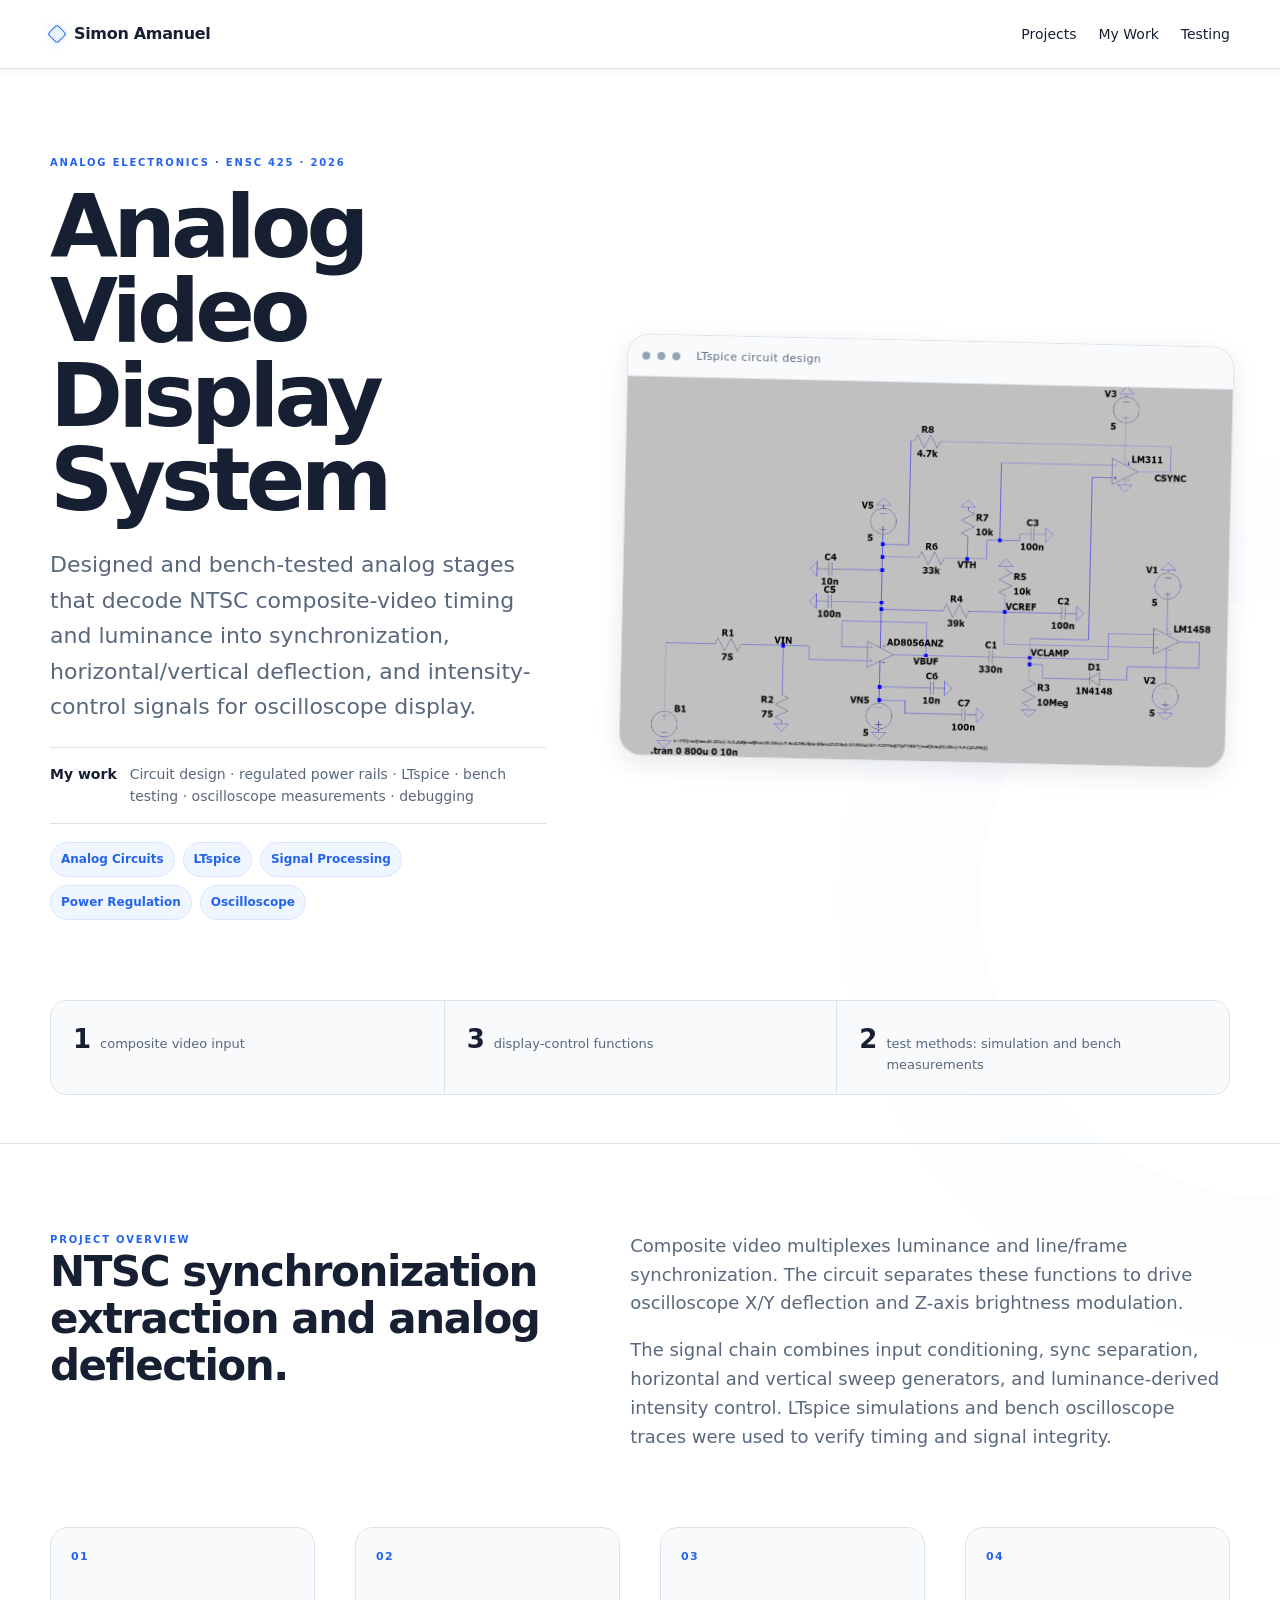
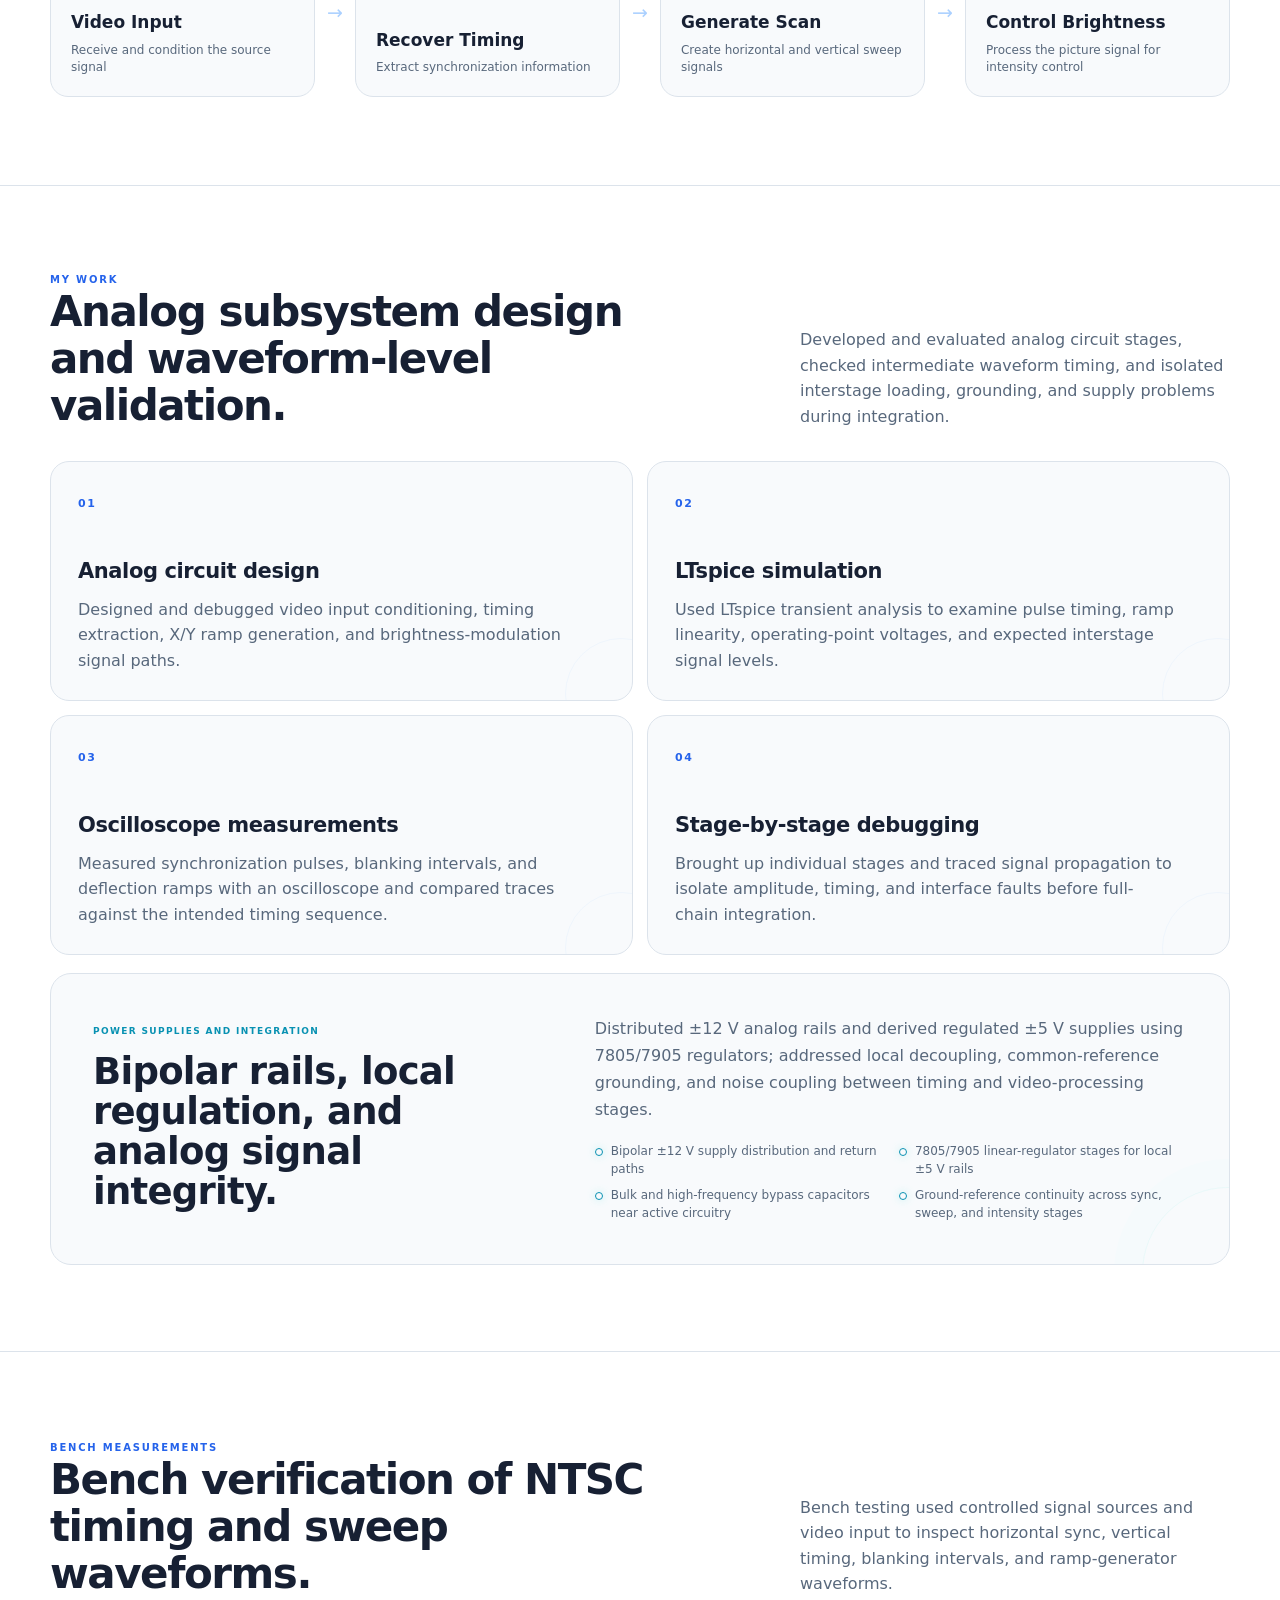
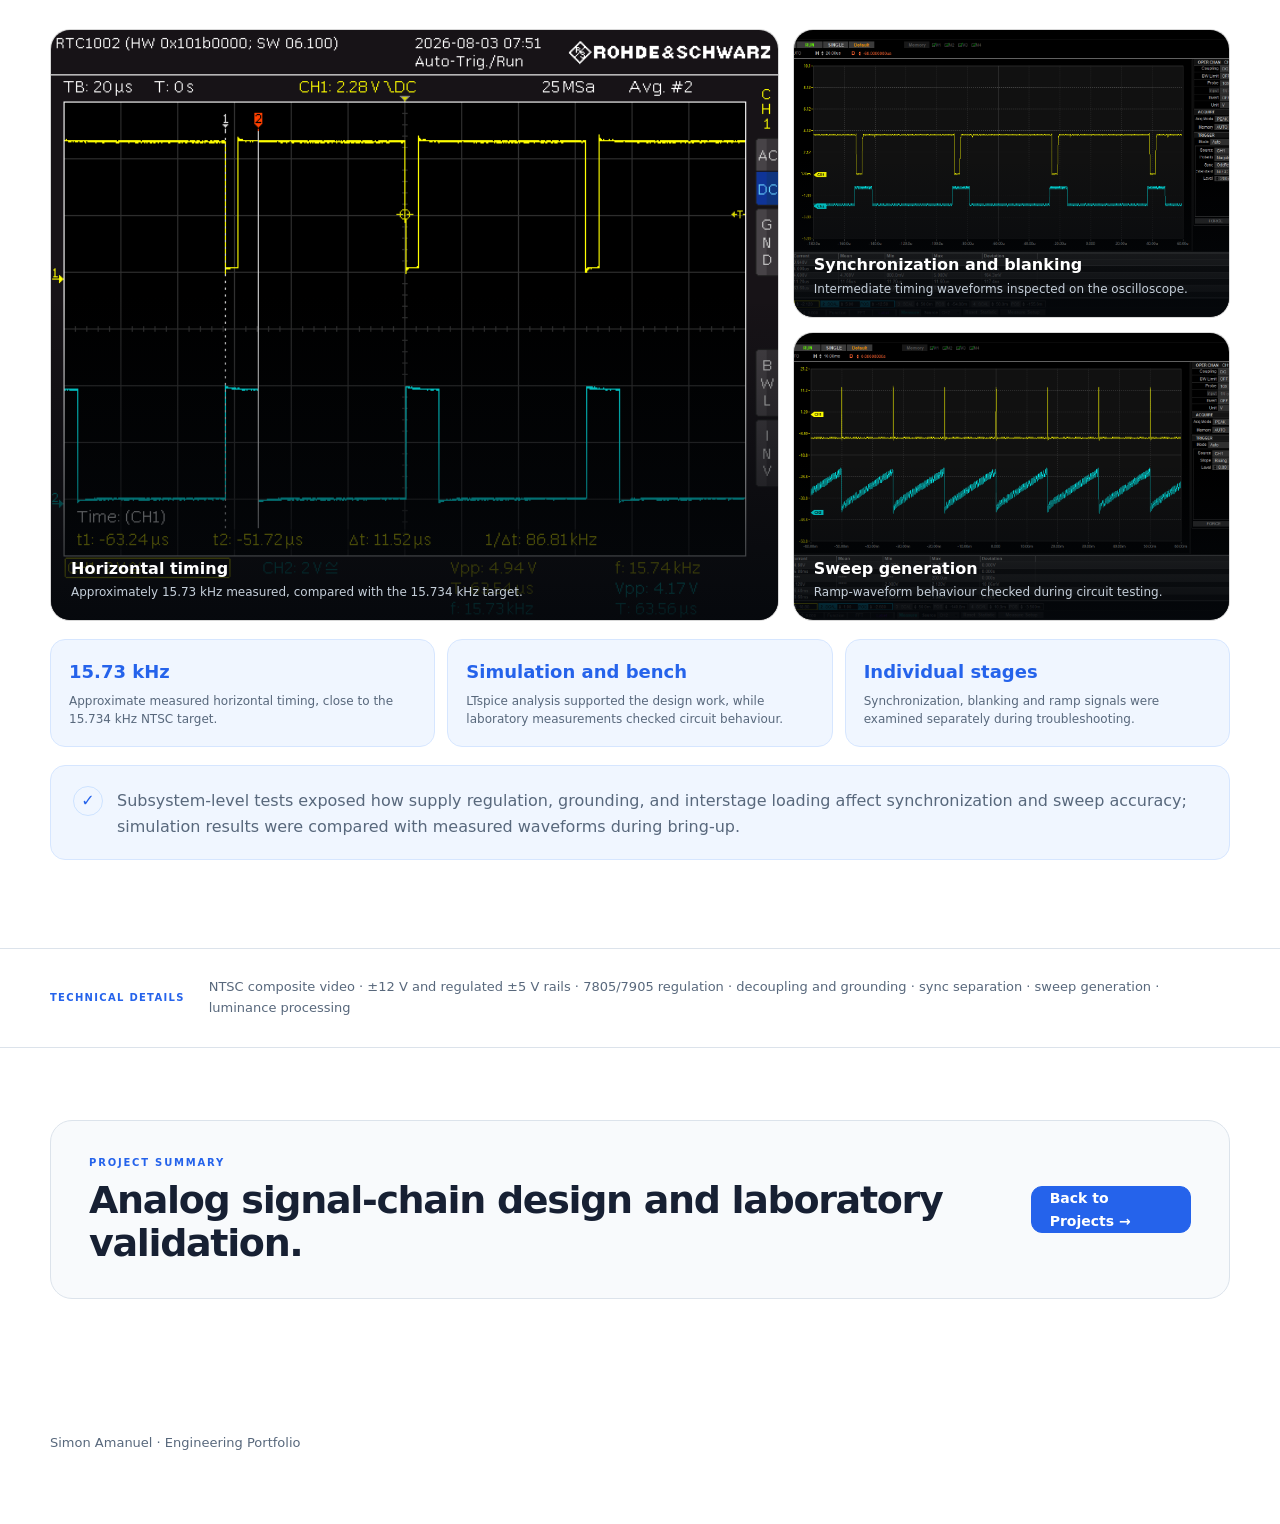
<file: analog-video.html>
<!DOCTYPE html>

<html lang="en">
<head>
<meta charset="utf-8"/>
<meta content="width=device-width, initial-scale=1" name="viewport"/>
<meta content="Analog video display project involving circuit design, LTspice simulation, regulated power rails and oscilloscope testing." name="description"/>
<title>Analog Video Display System | Simon Amanuel</title>
<link href="styles.css" rel="stylesheet"/>
</head>
<body class="analog-page">
<a class="skip-link" href="#main-content">Skip to main content</a>
<nav>
<div class="container nav-inner">
<a class="brand" href="index.html">Simon Amanuel</a>
<div class="nav-links">
<a href="index.html#projects">Projects</a>
<a href="#work">My Work</a>
<a href="#testing">Testing</a>
</div>
</div>
</nav>
<main id="main-content">
<header class="analog-hero">
<div class="container analog-hero-grid">
<div class="analog-hero-copy">
<div class="eyebrow">
            Analog Electronics · ENSC 425 · 2026
          </div>
<h1>Analog Video<br/>Display System</h1>
<p class="analog-lead">Designed and bench-tested analog stages that decode NTSC composite-video timing and luminance into synchronization, horizontal/vertical deflection, and intensity-control signals for oscilloscope display.</p>
<div class="analog-role">
<span class="analog-role-label">My work</span>
<span>
              Circuit design · regulated power rails · LTspice ·
              bench testing · oscilloscope measurements · debugging
            </span>
</div>
<div class="tags">
<span class="tag">Analog Circuits</span>
<span class="tag">LTspice</span>
<span class="tag">Signal Processing</span>
<span class="tag">Power Regulation</span>
<span class="tag">Oscilloscope</span>
</div>
</div>
<div class="analog-hero-visual">
<div aria-hidden="true" class="analog-glow"></div>
<div class="analog-window">
<div class="analog-window-bar">
<span aria-hidden="true"></span>
<span aria-hidden="true"></span>
<span aria-hidden="true"></span>
<small>LTspice circuit design</small>
</div>
<img alt="LTspice schematic of the video input and synchronization circuitry" src="assets/ntsc-1-input-sync.png"/>
</div>
</div>
</div>
<div class="container analog-stats">
<div>
<strong>1</strong>
<span>composite video input</span>
</div>
<div>
<strong>3</strong>
<span>display-control functions</span>
</div>
<div>
<strong>2</strong>
<span>test methods: simulation and bench measurements</span>
</div>
</div>
</header>
<section class="analog-intro">
<div class="container analog-intro-grid">
<div>
<div class="eyebrow">Project Overview</div>
<h2>NTSC synchronization extraction and analog deflection.</h2>
</div>
<div class="analog-intro-copy">
<p>Composite video multiplexes luminance and line/frame synchronization. The circuit separates these functions to drive oscilloscope X/Y deflection and Z-axis brightness modulation.</p>
<p>The signal chain combines input conditioning, sync separation, horizontal and vertical sweep generators, and luminance-derived intensity control. LTspice simulations and bench oscilloscope traces were used to verify timing and signal integrity.</p>
</div>
</div>
<div aria-label="Video processing stages" class="container analog-flow">
<div class="analog-flow-item">
<span>01</span>
<strong>Video Input</strong>
<small>Receive and condition the source signal</small>
</div>
<div aria-hidden="true" class="analog-flow-arrow">→</div>
<div class="analog-flow-item">
<span>02</span>
<strong>Recover Timing</strong>
<small>Extract synchronization information</small>
</div>
<div aria-hidden="true" class="analog-flow-arrow">→</div>
<div class="analog-flow-item">
<span>03</span>
<strong>Generate Scan</strong>
<small>Create horizontal and vertical sweep signals</small>
</div>
<div aria-hidden="true" class="analog-flow-arrow">→</div>
<div class="analog-flow-item">
<span>04</span>
<strong>Control Brightness</strong>
<small>Process the picture signal for intensity control</small>
</div>
</div>
</section>
<section class="analog-work" id="work">
<div class="container">
<div class="analog-section-head">
<div>
<div class="eyebrow">My Work</div>
<h2>Analog subsystem design and waveform-level validation.</h2>
</div>
<p>Developed and evaluated analog circuit stages, checked intermediate waveform timing, and isolated interstage loading, grounding, and supply problems during integration.</p>
</div>
<div class="analog-work-grid">
<article class="analog-work-card">
<span class="analog-card-num">01</span>
<h3>Analog circuit design</h3>
<p>Designed and debugged video input conditioning, timing extraction, X/Y ramp generation, and brightness-modulation signal paths.</p>
</article>
<article class="analog-work-card">
<span class="analog-card-num">02</span>
<h3>LTspice simulation</h3>
<p>Used LTspice transient analysis to examine pulse timing, ramp linearity, operating-point voltages, and expected interstage signal levels.</p>
</article>
<article class="analog-work-card">
<span class="analog-card-num">03</span>
<h3>Oscilloscope measurements</h3>
<p>Measured synchronization pulses, blanking intervals, and deflection ramps with an oscilloscope and compared traces against the intended timing sequence.</p>
</article>
<article class="analog-work-card">
<span class="analog-card-num">04</span>
<h3>Stage-by-stage debugging</h3>
<p>Brought up individual stages and traced signal propagation to isolate amplitude, timing, and interface faults before full-chain integration.</p>
</article>
</div>
<div class="project-evidence-callout analog-power-callout">
<div>
<span>Power Supplies and Integration</span>
<h3>Bipolar rails, local regulation, and analog signal integrity.</h3>
</div>
<div>
<p>Distributed ±12 V analog rails and derived regulated ±5 V supplies using 7805/7905 regulators; addressed local decoupling, common-reference grounding, and noise coupling between timing and video-processing stages.</p>
<ul>
<li>Bipolar ±12 V supply distribution and return paths</li>
<li>7805/7905 linear-regulator stages for local ±5 V rails</li>
<li>Bulk and high-frequency bypass capacitors near active circuitry</li>
<li>Ground-reference continuity across sync, sweep, and intensity stages</li>
</ul>
</div>
</div>
</div>
</section>
<section class="analog-testing" id="testing">
<div class="container">
<div class="analog-section-head">
<div>
<div class="eyebrow">Bench Measurements</div>
<h2>Bench verification of NTSC timing and sweep waveforms.</h2>
</div>
<p>Bench testing used controlled signal sources and video input to inspect horizontal sync, vertical timing, blanking intervals, and ramp-generator waveforms.</p>
</div>
<div class="analog-gallery">
<figure class="analog-shot analog-shot-large">
<img alt="Oscilloscope measurement showing horizontal timing of approximately 15.73 kilohertz" decoding="async" loading="lazy" src="assets/ntsc-lab-timing.png"/>
<figcaption>
<strong>Horizontal timing</strong>
<span>
                Approximately 15.73 kHz measured, compared with
                the 15.734 kHz target.
              </span>
</figcaption>
</figure>
<figure class="analog-shot">
<img alt="Oscilloscope traces of synchronization and blanking signals" decoding="async" loading="lazy" src="assets/ntsc-lab-sync-blanking.png"/>
<figcaption>
<strong>Synchronization and blanking</strong>
<span>
                Intermediate timing waveforms inspected on
                the oscilloscope.
              </span>
</figcaption>
</figure>
<figure class="analog-shot">
<img alt="Oscilloscope measurement of a sweep-ramp waveform" decoding="async" loading="lazy" src="assets/ntsc-lab-ramp.png"/>
<figcaption>
<strong>Sweep generation</strong>
<span>
                Ramp-waveform behaviour checked during
                circuit testing.
              </span>
</figcaption>
</figure>
</div>
<div aria-label="Testing summary" class="analog-measure-grid">
<article>
<strong>15.73 kHz</strong>
<span>
              Approximate measured horizontal timing, close to
              the 15.734 kHz NTSC target.
            </span>
</article>
<article>
<strong>Simulation and bench</strong>
<span>
              LTspice analysis supported the design work, while
              laboratory measurements checked circuit behaviour.
            </span>
</article>
<article>
<strong>Individual stages</strong>
<span>
              Synchronization, blanking and ramp signals were
              examined separately during troubleshooting.
            </span>
</article>
</div>
<div class="analog-result-strip">
<div>
<span aria-hidden="true" class="analog-result-mark">✓</span>
<p>Subsystem-level tests exposed how supply regulation, grounding, and interstage loading affect synchronization and sweep accuracy; simulation results were compared with measured waveforms during bring-up.</p>
</div>
</div>
</div>
</section>
<section class="analog-tech">
<div class="container analog-tech-inner">
<span>Technical Details</span>
<p>
          NTSC composite video · ±12 V and regulated ±5 V rails ·
          7805/7905 regulation · decoupling and grounding ·
          sync separation · sweep generation · luminance processing
        </p>
</div>
</section>
<section class="analog-close">
<div class="container analog-close-card">
<div>
<div class="eyebrow">Project Summary</div>
<h2>Analog signal-chain design and laboratory validation.</h2>
</div>
<a class="button primary" href="index.html#projects">
          Back to Projects →
        </a>
</div>
</section>
</main>
<footer>
<div class="container small">
      Simon Amanuel · Engineering Portfolio
    </div>
</footer>
</body>
</html>
</file>
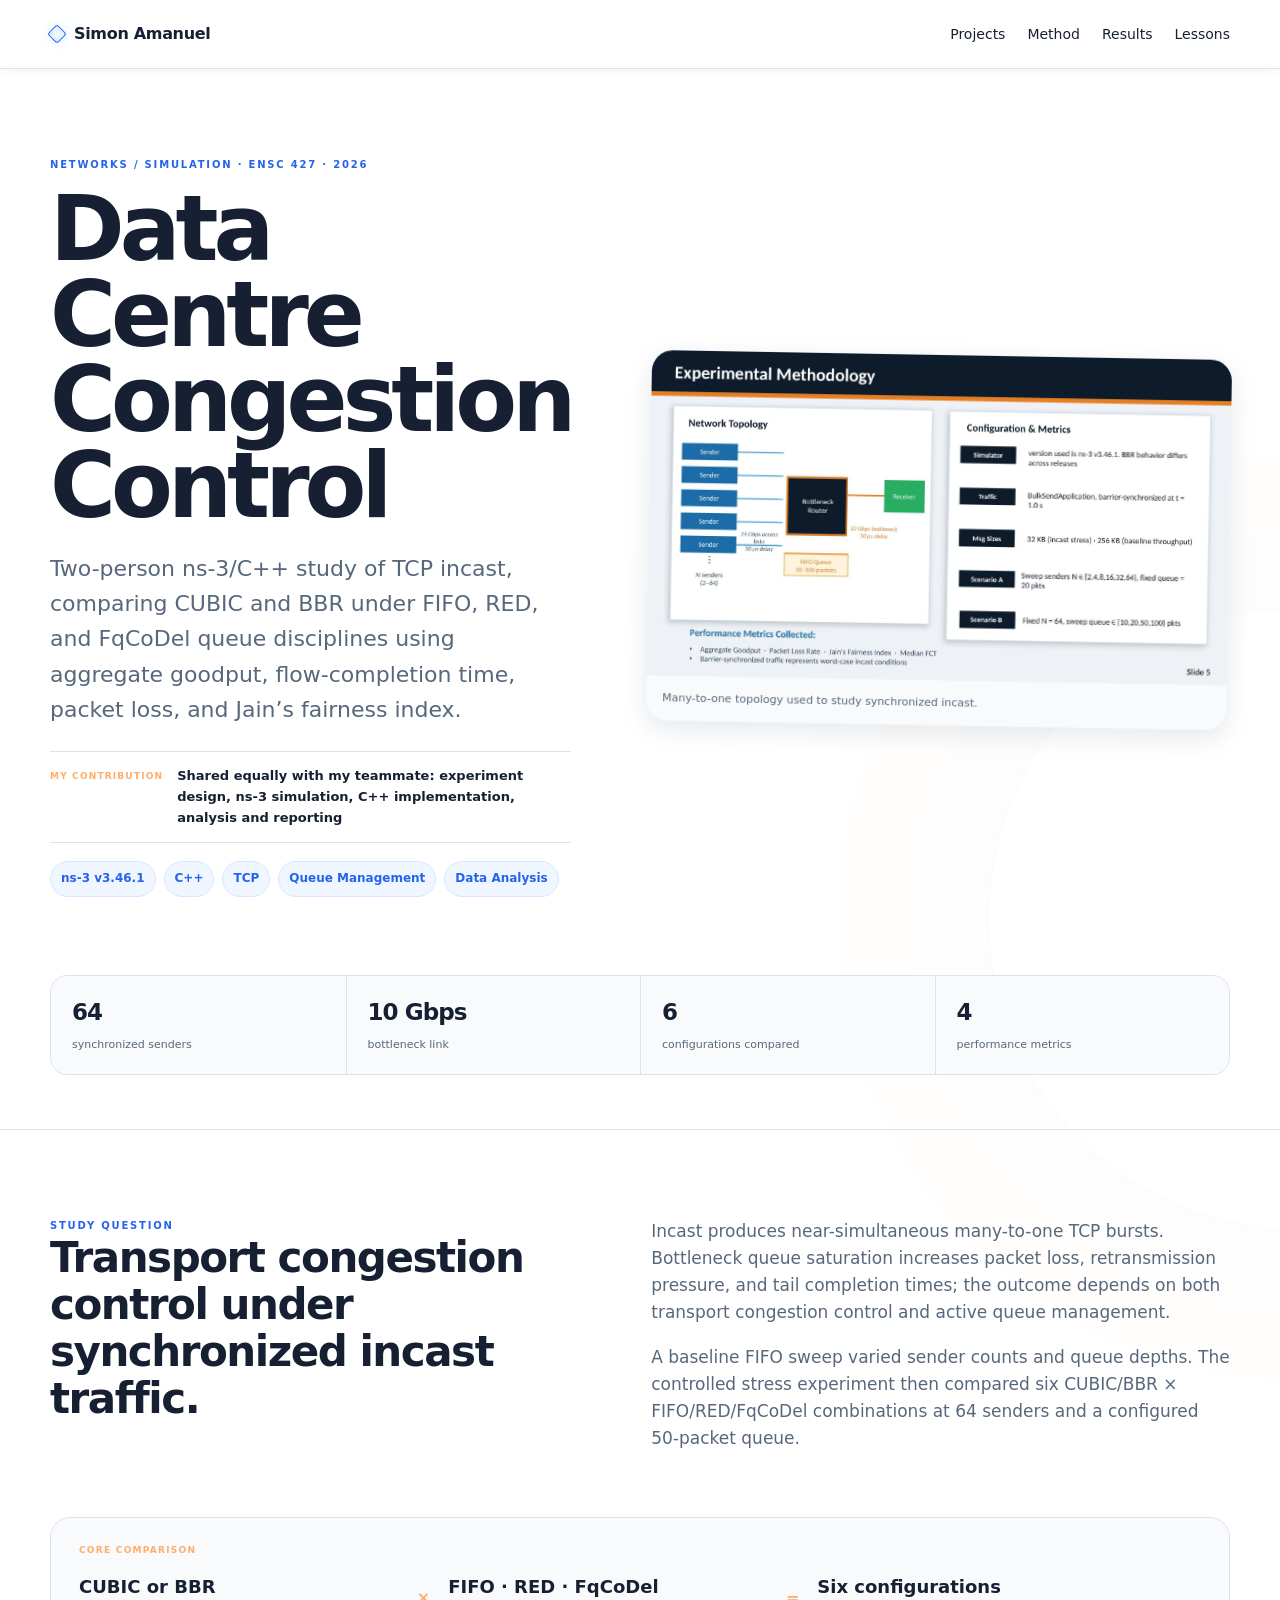
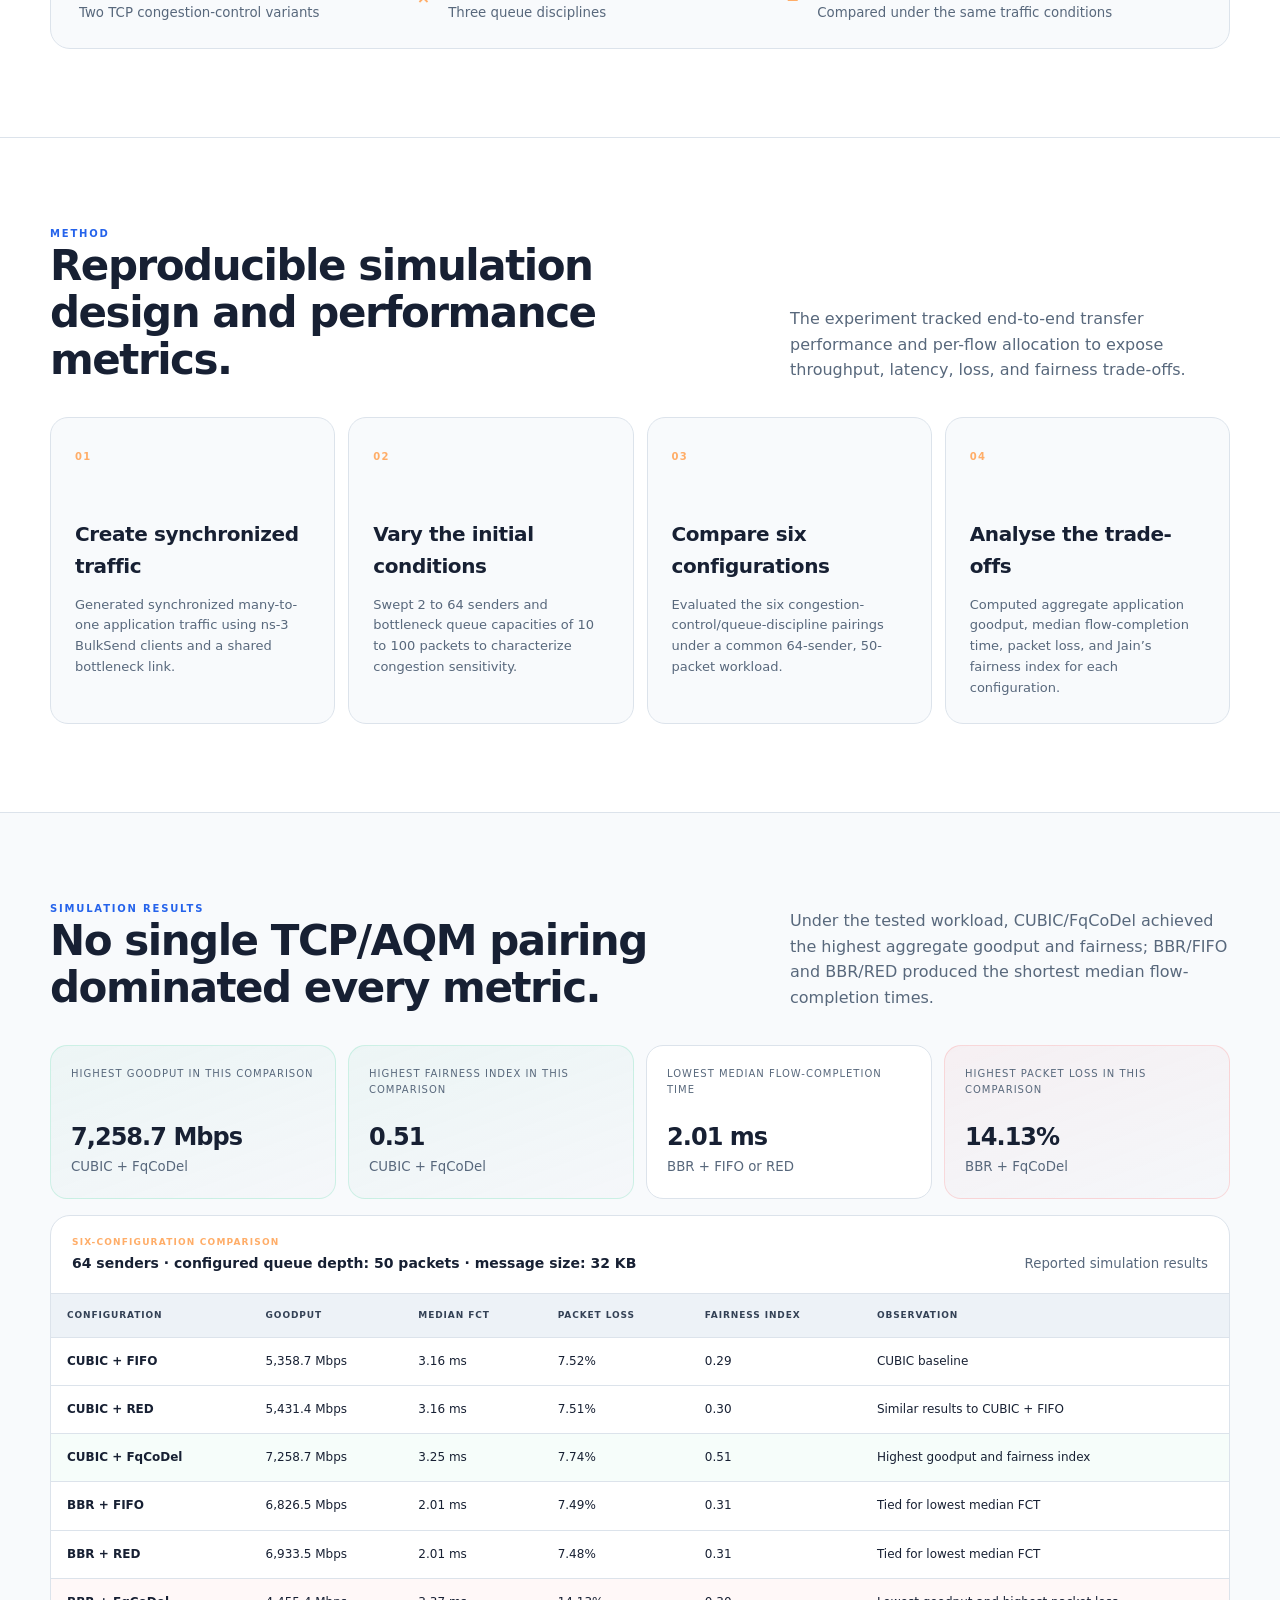
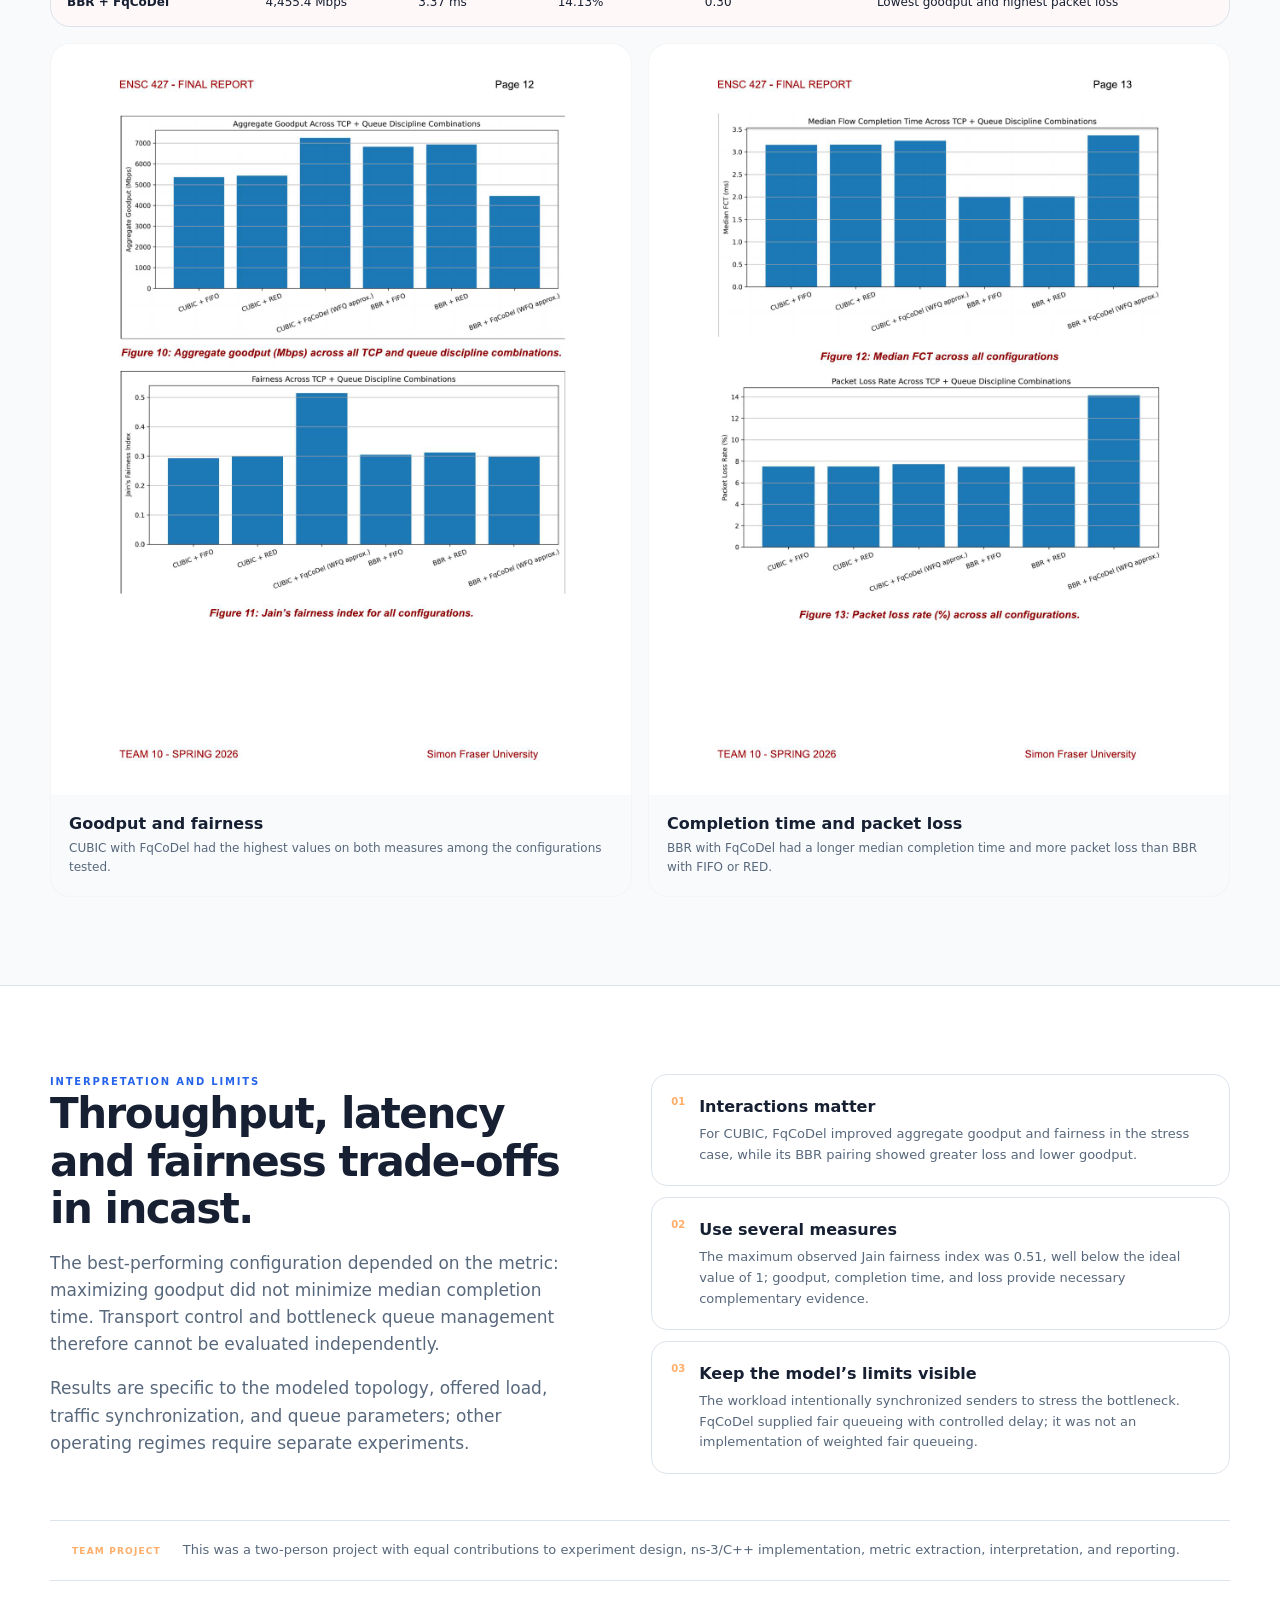
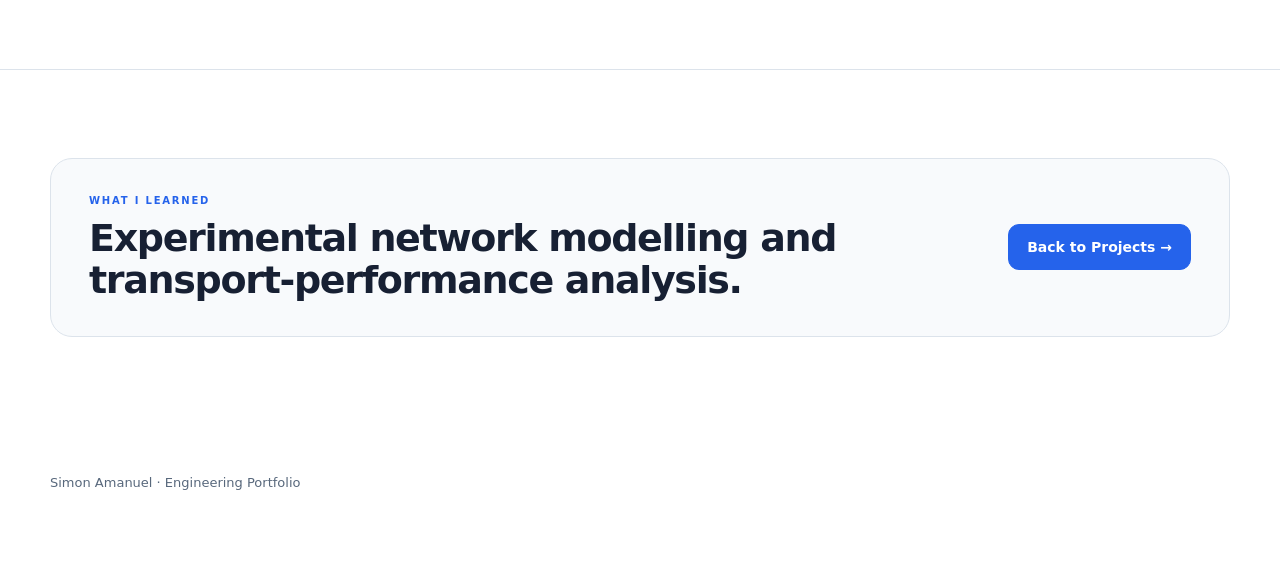
<file: data-center-networks.html>
<!DOCTYPE html>

<html lang="en">
<head>
<meta charset="utf-8"/>
<meta content="width=device-width, initial-scale=1" name="viewport"/>
<meta content="A team simulation study comparing TCP CUBIC, TCP BBR and three queue disciplines under synchronized data centre incast using ns-3." name="description"/>
<title>Data Centre Congestion Control | Simon Amanuel</title>
<link href="styles.css" rel="stylesheet"/>
</head>
<body class="network-page">
<a class="skip-link" href="#main-content">Skip to main content</a>
<nav>
<div class="container nav-inner">
<a class="brand" href="index.html">Simon Amanuel</a>
<div class="nav-links">
<a href="index.html#projects">Projects</a>
<a href="#method">Method</a>
<a href="#results">Results</a>
<a href="#lessons">Lessons</a>
</div>
</div>
</nav>
<main id="main-content">
<header class="network-hero">
<div class="container network-hero-grid">
<div class="network-hero-copy">
<div class="eyebrow">
            Networks / Simulation · ENSC 427 · 2026
          </div>
<h1>Data Centre<br/>Congestion Control</h1>
<p class="network-lead">Two-person ns-3/C++ study of TCP incast, comparing CUBIC and BBR under FIFO, RED, and FqCoDel queue disciplines using aggregate goodput, flow-completion time, packet loss, and Jain’s fairness index.</p>
<div class="network-role">
<span>My contribution</span>
<strong>
              Shared equally with my teammate: experiment design,
              ns-3 simulation, C++ implementation, analysis and reporting
            </strong>
</div>
<div class="tags">
<span class="tag">ns-3 v3.46.1</span>
<span class="tag">C++</span>
<span class="tag">TCP</span>
<span class="tag">Queue Management</span>
<span class="tag">Data Analysis</span>
</div>
</div>
<figure class="network-hero-visual">
<img alt="Simulated network topology showing multiple senders connected through a bottleneck router to one receiver" src="assets/network-methodology.jpg"/>
<figcaption>
            Many-to-one topology used to study synchronized incast.
          </figcaption>
</figure>
</div>
<div aria-label="Final simulation configuration" class="container network-stat-strip">
<div>
<strong>64</strong>
<span>synchronized senders</span>
</div>
<div>
<strong>10 Gbps</strong>
<span>bottleneck link</span>
</div>
<div>
<strong>6</strong>
<span>configurations compared</span>
</div>
<div>
<strong>4</strong>
<span>performance metrics</span>
</div>
</div>
</header>
<section class="network-overview">
<div class="container network-overview-grid">
<div>
<div class="eyebrow">Study Question</div>
<h2>Transport congestion control under synchronized incast traffic.</h2>
</div>
<div class="network-overview-copy">
<p>Incast produces near-simultaneous many-to-one TCP bursts. Bottleneck queue saturation increases packet loss, retransmission pressure, and tail completion times; the outcome depends on both transport congestion control and active queue management.</p>
<p>A baseline FIFO sweep varied sender counts and queue depths. The controlled stress experiment then compared six CUBIC/BBR × FIFO/RED/FqCoDel combinations at 64 senders and a configured 50-packet queue.</p>
</div>
</div>
<div class="container network-question-card">
<span>Core comparison</span>
<div class="network-comparison">
<div>
<strong>CUBIC or BBR</strong>
<small>Two TCP congestion-control variants</small>
</div>
<b aria-hidden="true">×</b>
<div>
<strong>FIFO · RED · FqCoDel</strong>
<small>Three queue disciplines</small>
</div>
<b aria-hidden="true">=</b>
<div>
<strong>Six configurations</strong>
<small>Compared under the same traffic conditions</small>
</div>
</div>
</div>
</section>
<section class="network-method" id="method">
<div class="container network-section-head">
<div>
<div class="eyebrow">Method</div>
<h2>Reproducible simulation design and performance metrics.</h2>
</div>
<p>The experiment tracked end-to-end transfer performance and per-flow allocation to expose throughput, latency, loss, and fairness trade-offs.</p>
</div>
<div class="container network-method-grid">
<article>
<span>01</span>
<h3>Create synchronized traffic</h3>
<p>Generated synchronized many-to-one application traffic using ns-3 BulkSend clients and a shared bottleneck link.</p>
</article>
<article>
<span>02</span>
<h3>Vary the initial conditions</h3>
<p>Swept 2 to 64 senders and bottleneck queue capacities of 10 to 100 packets to characterize congestion sensitivity.</p>
</article>
<article>
<span>03</span>
<h3>Compare six configurations</h3>
<p>Evaluated the six congestion-control/queue-discipline pairings under a common 64-sender, 50-packet workload.</p>
</article>
<article>
<span>04</span>
<h3>Analyse the trade-offs</h3>
<p>Computed aggregate application goodput, median flow-completion time, packet loss, and Jain’s fairness index for each configuration.</p>
</article>
</div>
</section>
<section class="network-results" id="results">
<div class="container network-section-head">
<div>
<div class="eyebrow">Simulation Results</div>
<h2>No single TCP/AQM pairing dominated every metric.</h2>
</div>
<p>Under the tested workload, CUBIC/FqCoDel achieved the highest aggregate goodput and fairness; BBR/FIFO and BBR/RED produced the shortest median flow-completion times.</p>
</div>
<div class="container network-key-results">
<div class="network-metric best">
<span>Highest goodput in this comparison</span>
<strong>7,258.7 Mbps</strong>
<small>CUBIC + FqCoDel</small>
</div>
<div class="network-metric best">
<span>Highest fairness index in this comparison</span>
<strong>0.51</strong>
<small>CUBIC + FqCoDel</small>
</div>
<div class="network-metric">
<span>Lowest median flow-completion time</span>
<strong>2.01 ms</strong>
<small>BBR + FIFO or RED</small>
</div>
<div class="network-metric risk">
<span>Highest packet loss in this comparison</span>
<strong>14.13%</strong>
<small>BBR + FqCoDel</small>
</div>
</div>
<div class="container network-table-shell">
<div class="network-table-heading">
<div>
<span id="network-table-title">
              Six-configuration comparison
            </span>
<strong>
              64 senders · configured queue depth: 50 packets ·
              message size: 32 KB
            </strong>
</div>
<small>Reported simulation results</small>
</div>
<div aria-labelledby="network-table-title" class="network-table-scroll" role="region" tabindex="0">
<table aria-labelledby="network-table-title">
<thead>
<tr>
<th scope="col">Configuration</th>
<th scope="col">Goodput</th>
<th scope="col">Median FCT</th>
<th scope="col">Packet loss</th>
<th scope="col">Fairness index</th>
<th scope="col">Observation</th>
</tr>
</thead>
<tbody>
<tr>
<td>CUBIC + FIFO</td>
<td>5,358.7 Mbps</td>
<td>3.16 ms</td>
<td>7.52%</td>
<td>0.29</td>
<td>CUBIC baseline</td>
</tr>
<tr>
<td>CUBIC + RED</td>
<td>5,431.4 Mbps</td>
<td>3.16 ms</td>
<td>7.51%</td>
<td>0.30</td>
<td>Similar results to CUBIC + FIFO</td>
</tr>
<tr class="row-best">
<td>CUBIC + FqCoDel</td>
<td>7,258.7 Mbps</td>
<td>3.25 ms</td>
<td>7.74%</td>
<td>0.51</td>
<td>Highest goodput and fairness index</td>
</tr>
<tr>
<td>BBR + FIFO</td>
<td>6,826.5 Mbps</td>
<td>2.01 ms</td>
<td>7.49%</td>
<td>0.31</td>
<td>Tied for lowest median FCT</td>
</tr>
<tr>
<td>BBR + RED</td>
<td>6,933.5 Mbps</td>
<td>2.01 ms</td>
<td>7.48%</td>
<td>0.31</td>
<td>Tied for lowest median FCT</td>
</tr>
<tr class="row-risk">
<td>BBR + FqCoDel</td>
<td>4,455.4 Mbps</td>
<td>3.37 ms</td>
<td>14.13%</td>
<td>0.30</td>
<td>Lowest goodput and highest packet loss</td>
</tr>
</tbody>
</table>
</div>
</div>
<div class="container network-figure-grid">
<figure>
<img alt="Simulation charts comparing aggregate goodput and Jain’s fairness index across the six configurations" decoding="async" loading="lazy" src="assets/network-results-goodput-fairness.jpg"/>
<figcaption>
<strong>Goodput and fairness</strong>
<span>
              CUBIC with FqCoDel had the highest values on both
              measures among the configurations tested.
            </span>
</figcaption>
</figure>
<figure>
<img alt="Simulation charts comparing flow-completion time and packet loss across the six configurations" decoding="async" loading="lazy" src="assets/network-results-latency-loss.jpg"/>
<figcaption>
<strong>Completion time and packet loss</strong>
<span>
              BBR with FqCoDel had a longer median completion time
              and more packet loss than BBR with FIFO or RED.
            </span>
</figcaption>
</figure>
</div>
</section>
<section class="network-lessons" id="lessons">
<div class="container network-lessons-grid">
<div>
<div class="eyebrow">Interpretation and Limits</div>
<h2>Throughput, latency and fairness trade-offs in incast.</h2>
<p>The best-performing configuration depended on the metric: maximizing goodput did not minimize median completion time. Transport control and bottleneck queue management therefore cannot be evaluated independently.</p>
<p>Results are specific to the modeled topology, offered load, traffic synchronization, and queue parameters; other operating regimes require separate experiments.</p>
</div>
<div class="network-lesson-list">
<article>
<span>01</span>
<div>
<strong>Interactions matter</strong>
<p>For CUBIC, FqCoDel improved aggregate goodput and fairness in the stress case, while its BBR pairing showed greater loss and lower goodput.</p>
</div>
</article>
<article>
<span>02</span>
<div>
<strong>Use several measures</strong>
<p>The maximum observed Jain fairness index was 0.51, well below the ideal value of 1; goodput, completion time, and loss provide necessary complementary evidence.</p>
</div>
</article>
<article>
<span>03</span>
<div>
<strong>Keep the model’s limits visible</strong>
<p>The workload intentionally synchronized senders to stress the bottleneck. FqCoDel supplied fair queueing with controlled delay; it was not an implementation of weighted fair queueing.</p>
</div>
</article>
</div>
</div>
<div class="container network-team-note">
<span>Team Project</span>
<p>This was a two-person project with equal contributions to experiment design, ns-3/C++ implementation, metric extraction, interpretation, and reporting.</p>
</div>
</section>
<section class="network-close">
<div class="container network-close-inner">
<div>
<div class="eyebrow">What I Learned</div>
<h2>Experimental network modelling and transport-performance analysis.</h2>
</div>
<a class="button primary" href="index.html#projects">
          Back to Projects →
        </a>
</div>
</section>
</main>
<footer>
<div class="container small">
      Simon Amanuel · Engineering Portfolio
    </div>
</footer>
</body>
</html>
</file>
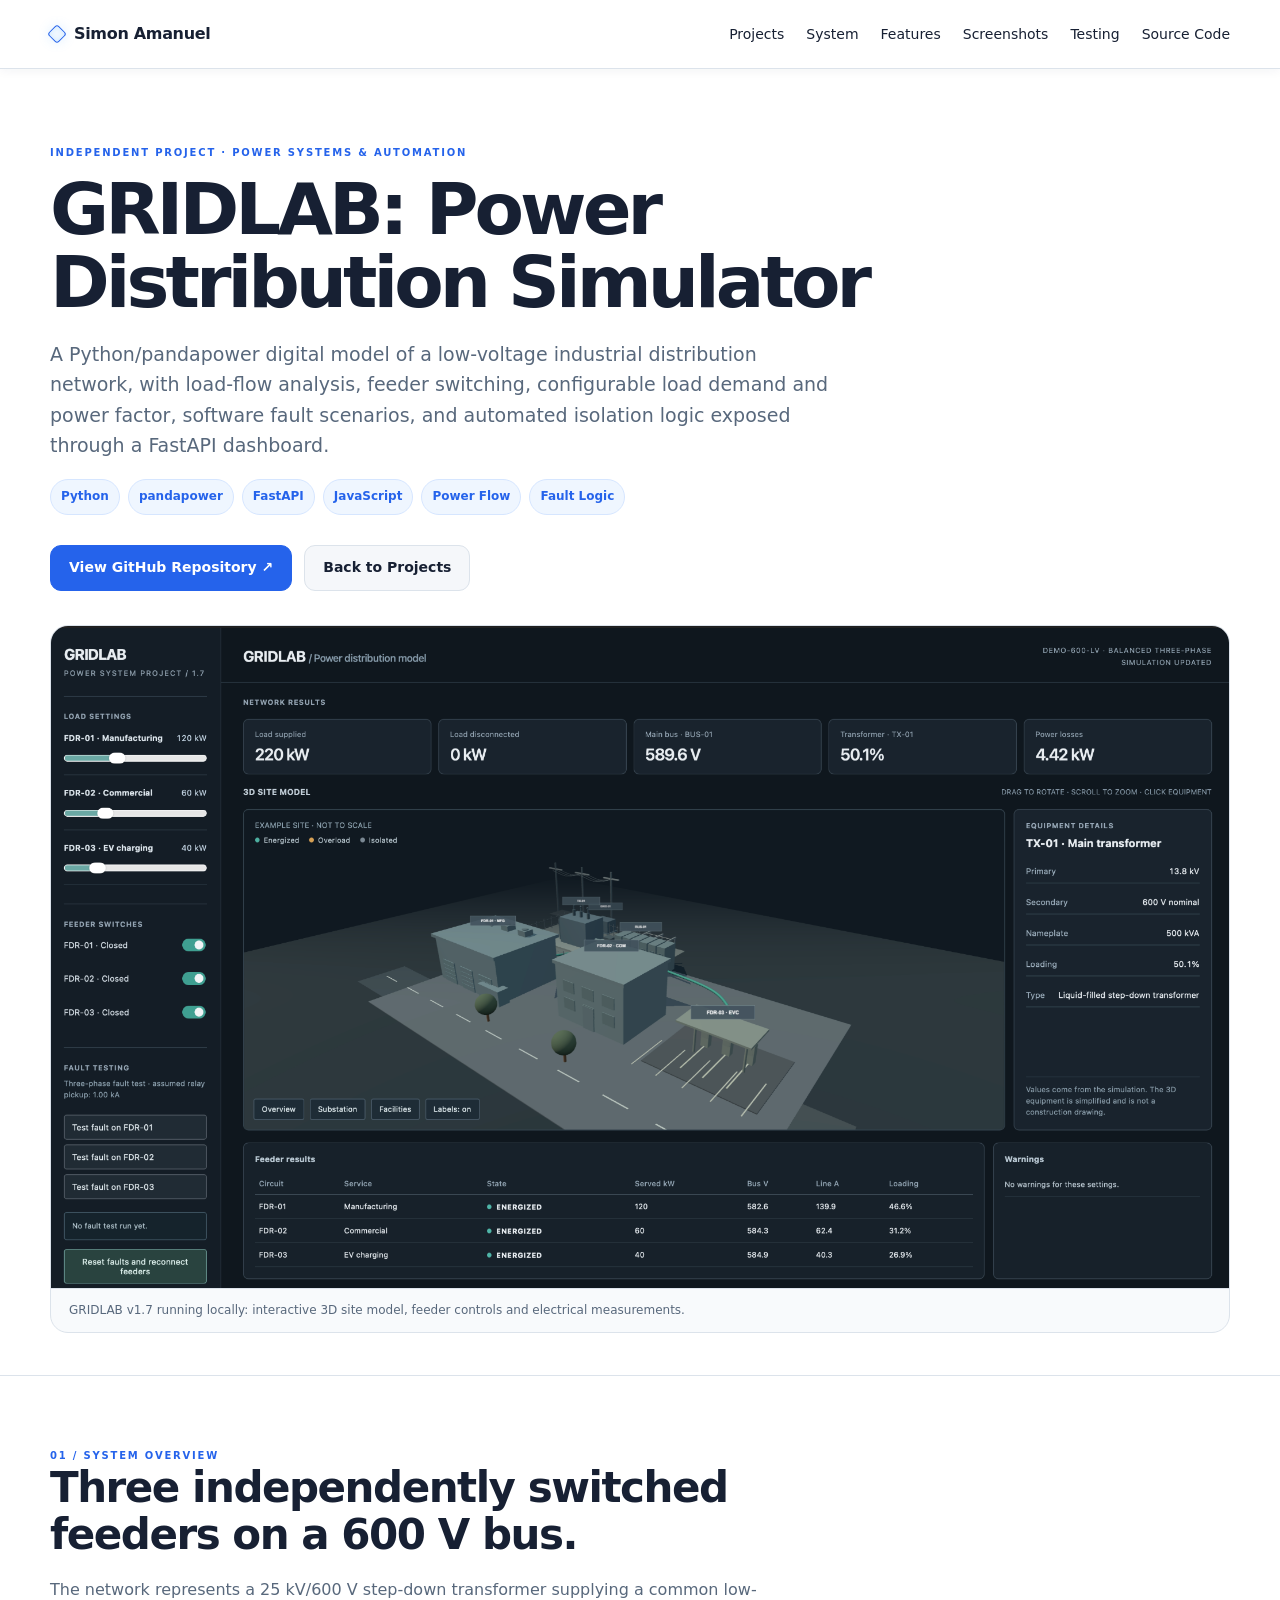
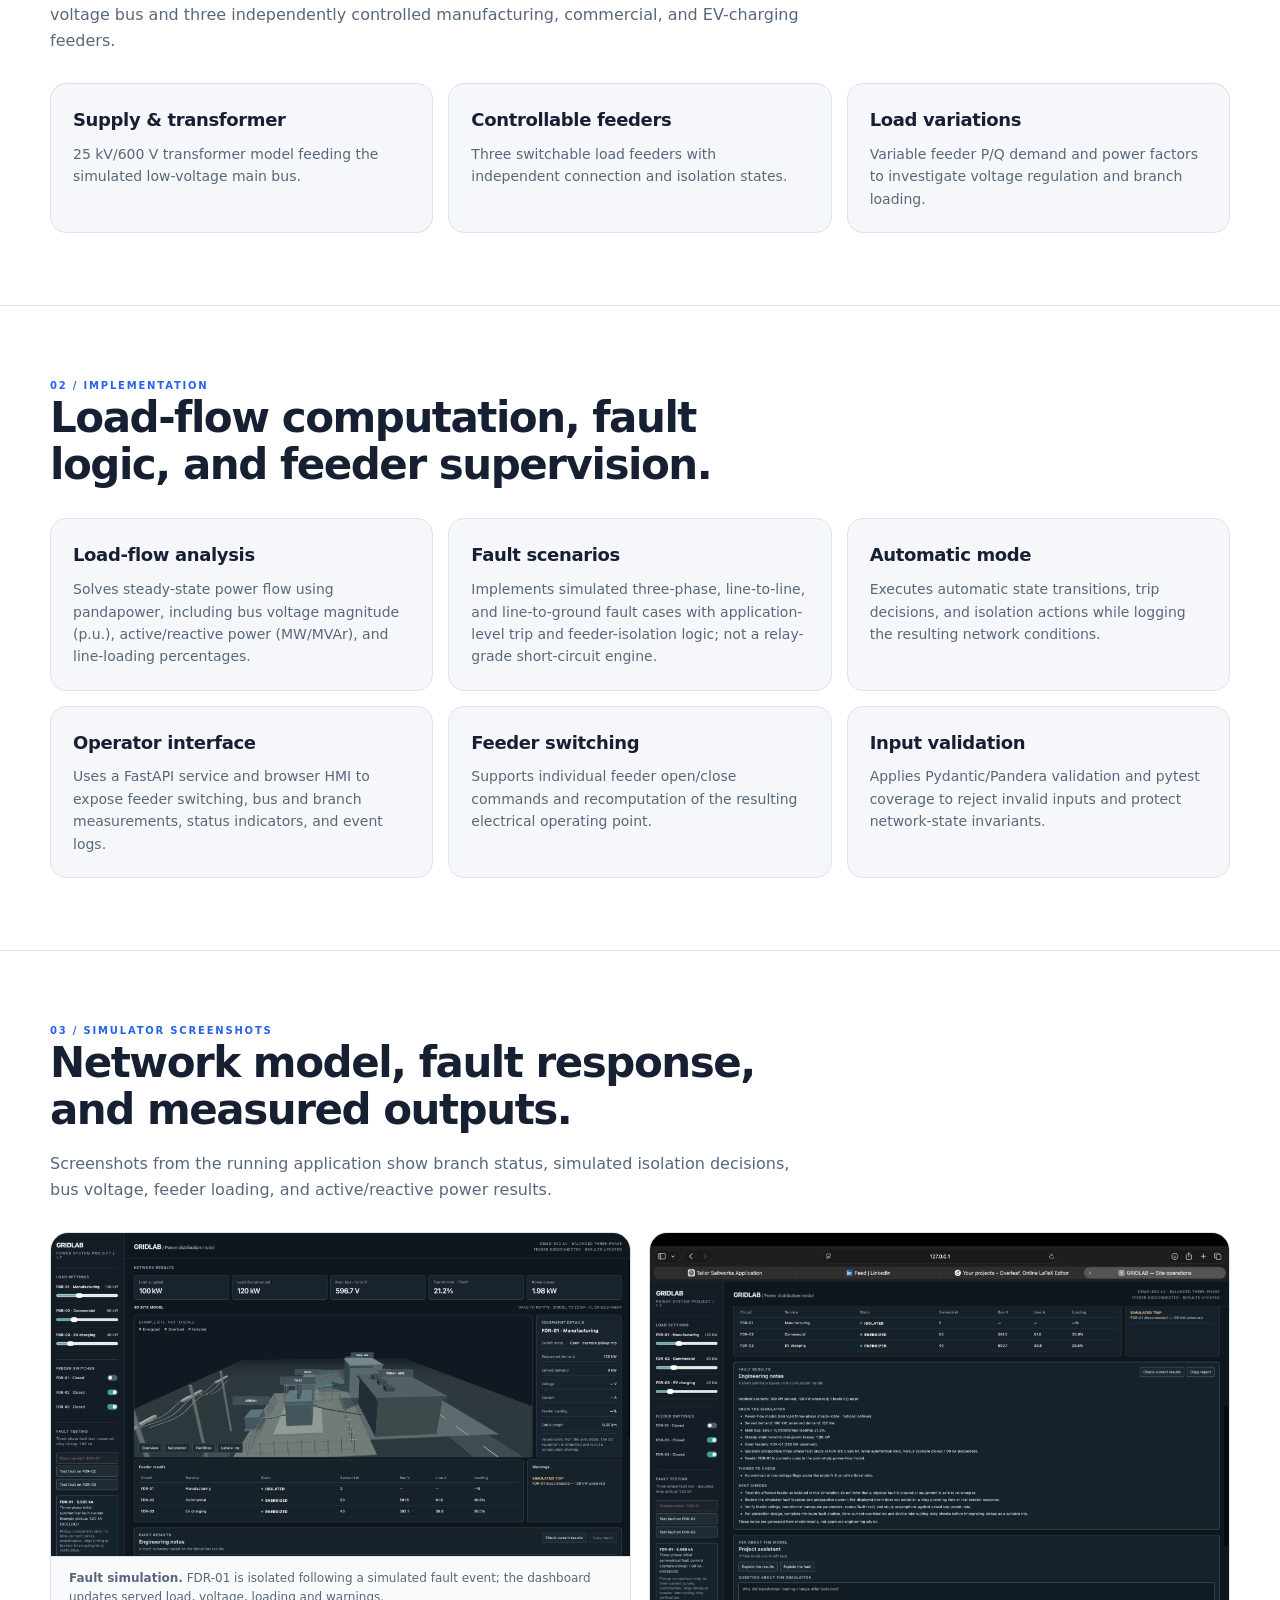
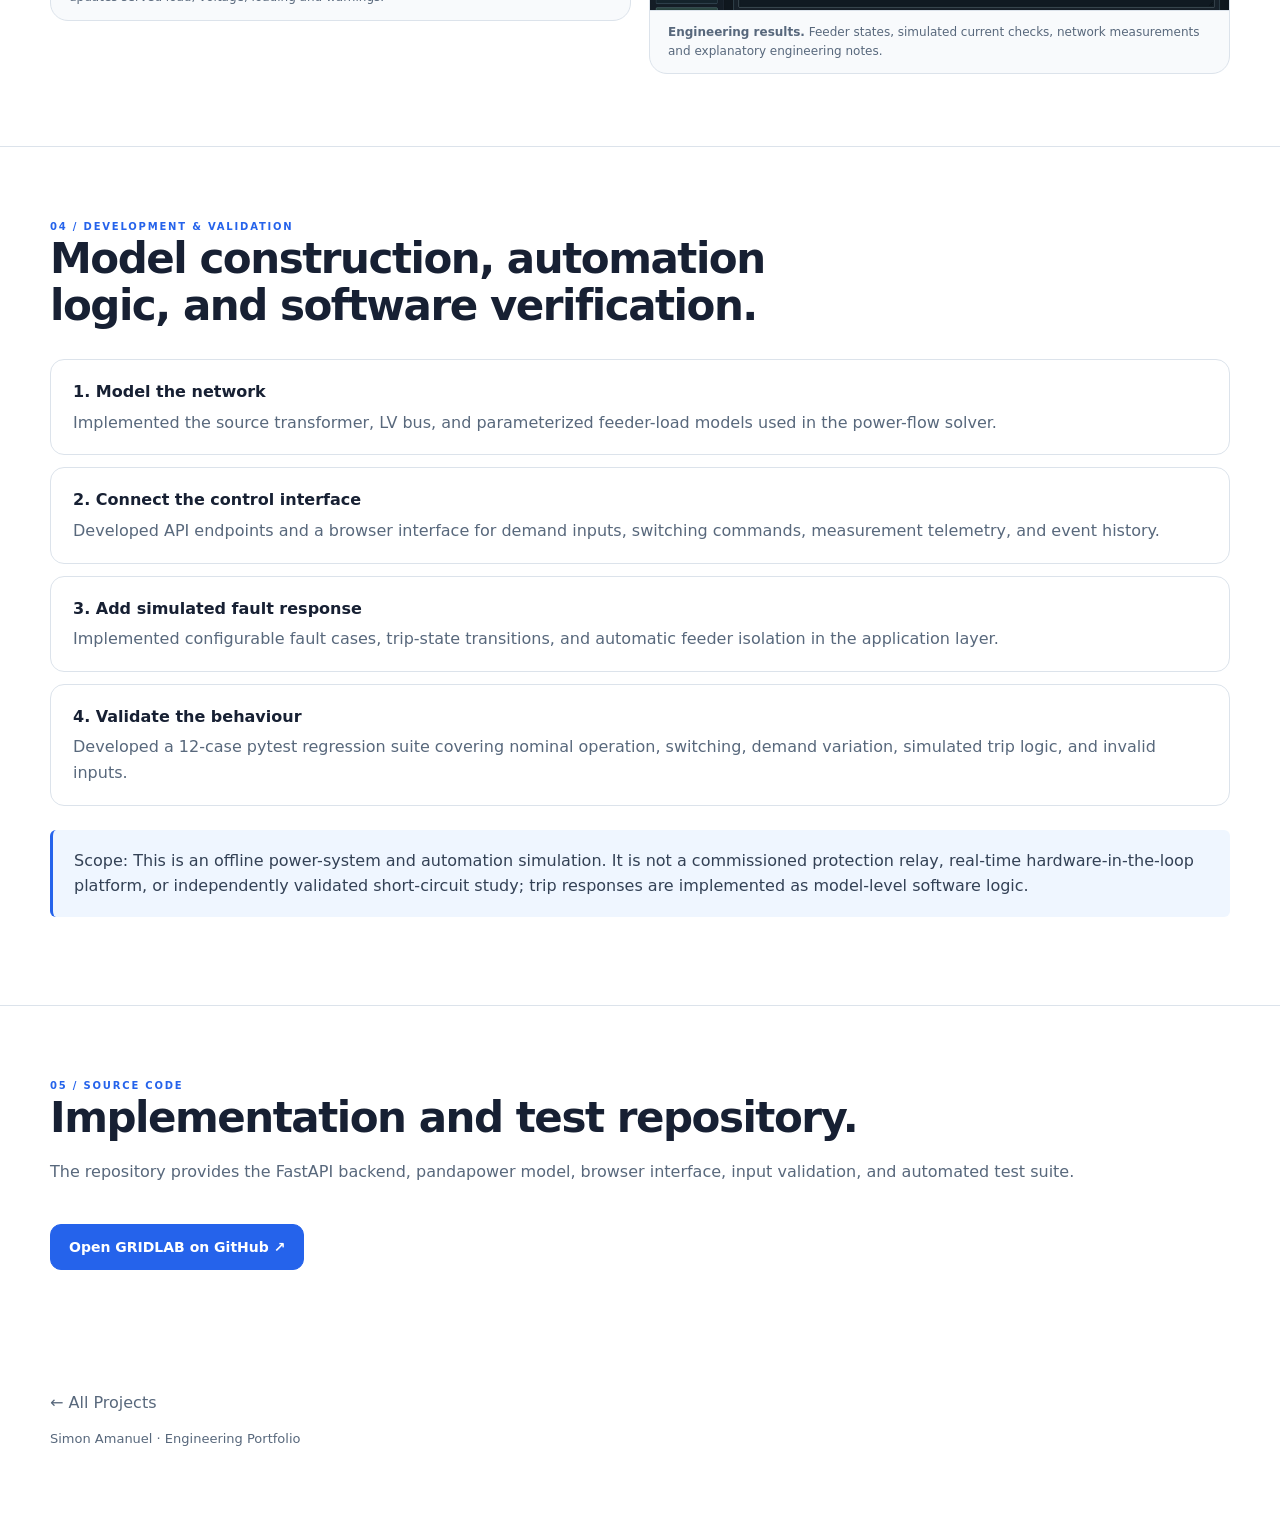
<file: gridlab.html>
<!DOCTYPE html>

<html lang="en"><head><meta charset="utf-8"/><meta content="width=device-width, initial-scale=1" name="viewport"/>
<meta content="GRIDLAB, a Python-based industrial power distribution simulator featuring a three-feeder model, power-flow monitoring and simulated fault isolation." name="description"/>
<title>GRIDLAB Power Distribution Simulator | Simon Amanuel</title><link href="styles.css" rel="stylesheet"/></head>
<body class="gridlab-page">
<a class="skip-link" href="#main-content">Skip to main content</a>
<nav aria-label="Main navigation"><div class="container nav-inner"><a class="brand" href="index.html">Simon Amanuel</a><div class="nav-links"><a href="index.html#projects">Projects</a><a href="#system">System</a><a href="#features">Features</a><a href="#screenshots">Screenshots</a><a href="#testing">Testing</a><a href="#source">Source Code</a></div></div></nav>
<main id="main-content">
<header class="gridlab-hero"><div class="container"><div class="eyebrow">Independent Project · Power Systems &amp; Automation</div>
<h1>GRIDLAB: Power Distribution Simulator</h1>
<p class="gridlab-intro">A Python/pandapower digital model of a low-voltage industrial distribution network, with load-flow analysis, feeder switching, configurable load demand and power factor, software fault scenarios, and automated isolation logic exposed through a FastAPI dashboard.</p>
<div class="tags"><span class="tag">Python</span><span class="tag">pandapower</span><span class="tag">FastAPI</span><span class="tag">JavaScript</span><span class="tag">Power Flow</span><span class="tag">Fault Logic</span></div>
<div class="actions"><a class="button primary" href="https://github.com/simonamanuel/gridlab_power_distribution" rel="noopener noreferrer" target="_blank">View GitHub Repository ↗</a><a class="button" href="index.html#projects">Back to Projects</a></div>
<figure class="gridlab-figure"><img alt="Actual GRIDLAB dashboard showing the interactive 3D site model, three feeders, load controls and power system measurements" src="assets/Overview.png"/><figcaption>GRIDLAB v1.7 running locally: interactive 3D site model, feeder controls and electrical measurements.</figcaption></figure>
</div></header>
<section id="system"><div class="container"><div class="section-heading"><div class="eyebrow">01 / System overview</div><h2>Three independently switched feeders on a 600 V bus.</h2><p>The network represents a 25 kV/600 V step-down transformer supplying a common low-voltage bus and three independently controlled manufacturing, commercial, and EV-charging feeders.</p></div>
<div class="gridlab-feature-grid"><article class="gridlab-feature"><h3>Supply &amp; transformer</h3><p>25 kV/600 V transformer model feeding the simulated low-voltage main bus.</p></article><article class="gridlab-feature"><h3>Controllable feeders</h3><p>Three switchable load feeders with independent connection and isolation states.</p></article><article class="gridlab-feature"><h3>Load variations</h3><p>Variable feeder P/Q demand and power factors to investigate voltage regulation and branch loading.</p></article></div></div></section>
<section id="features"><div class="container"><div class="section-heading"><div class="eyebrow">02 / Implementation</div><h2>Load-flow computation, fault logic, and feeder supervision.</h2></div>
<div class="gridlab-feature-grid"><article class="gridlab-feature"><h3>Load-flow analysis</h3><p>Solves steady-state power flow using pandapower, including bus voltage magnitude (p.u.), active/reactive power (MW/MVAr), and line-loading percentages.</p></article><article class="gridlab-feature"><h3>Fault scenarios</h3><p>Implements simulated three-phase, line-to-line, and line-to-ground fault cases with application-level trip and feeder-isolation logic; not a relay-grade short-circuit engine.</p></article><article class="gridlab-feature"><h3>Automatic mode</h3><p>Executes automatic state transitions, trip decisions, and isolation actions while logging the resulting network conditions.</p></article><article class="gridlab-feature"><h3>Operator interface</h3><p>Uses a FastAPI service and browser HMI to expose feeder switching, bus and branch measurements, status indicators, and event logs.</p></article><article class="gridlab-feature"><h3>Feeder switching</h3><p>Supports individual feeder open/close commands and recomputation of the resulting electrical operating point.</p></article><article class="gridlab-feature"><h3>Input validation</h3><p>Applies Pydantic/Pandera validation and pytest coverage to reject invalid inputs and protect network-state invariants.</p></article></div>
</div></section>
<section id="screenshots"><div class="container"><div class="section-heading"><div class="eyebrow">03 / Simulator screenshots</div><h2>Network model, fault response, and measured outputs.</h2><p>Screenshots from the running application show branch status, simulated isolation decisions, bus voltage, feeder loading, and active/reactive power results.</p></div>
<div class="gridlab-screenshot-grid">
<figure class="gridlab-figure"><img alt="GRIDLAB simulator following a simulated trip on manufacturing feeder FDR-01, with the feeder isolated and updated network results" loading="lazy" src="assets/fault_simulation.png"/><figcaption><strong>Fault simulation.</strong> FDR-01 is isolated following a simulated fault event; the dashboard updates served load, voltage, loading and warnings.</figcaption></figure>
<figure class="gridlab-figure"><img alt="GRIDLAB engineering notes and network results including simulated feeder fault current and results summary" loading="lazy" src="assets/engineering_results.png"/><figcaption><strong>Engineering results.</strong> Feeder states, simulated current checks, network measurements and explanatory engineering notes.</figcaption></figure>
</div></div></section>
<section id="testing"><div class="container"><div class="section-heading"><div class="eyebrow">04 / Development &amp; validation</div><h2>Model construction, automation logic, and software verification.</h2></div>
<div class="gridlab-steps"><div class="gridlab-step"><strong>1. Model the network</strong><p>Implemented the source transformer, LV bus, and parameterized feeder-load models used in the power-flow solver.</p></div><div class="gridlab-step"><strong>2. Connect the control interface</strong><p>Developed API endpoints and a browser interface for demand inputs, switching commands, measurement telemetry, and event history.</p></div><div class="gridlab-step"><strong>3. Add simulated fault response</strong><p>Implemented configurable fault cases, trip-state transitions, and automatic feeder isolation in the application layer.</p></div><div class="gridlab-step"><strong>4. Validate the behaviour</strong><p>Developed a 12-case pytest regression suite covering nominal operation, switching, demand variation, simulated trip logic, and invalid inputs.</p></div></div>
<p class="gridlab-note" style="margin-top:24px">Scope: This is an offline power-system and automation simulation. It is not a commissioned protection relay, real-time hardware-in-the-loop platform, or independently validated short-circuit study; trip responses are implemented as model-level software logic.</p>
</div></section>
<section id="source"><div class="container gridlab-close"><div><div class="eyebrow">05 / Source code</div><h2>Implementation and test repository.</h2><p class="muted">The repository provides the FastAPI backend, pandapower model, browser interface, input validation, and automated test suite.</p></div><a class="button primary" href="https://github.com/simonamanuel/gridlab_power_distribution" rel="noopener noreferrer" target="_blank">Open GRIDLAB on GitHub ↗</a></div></section>
</main><footer><div class="container"><a href="index.html#projects">← All Projects</a><p class="small">Simon Amanuel · Engineering Portfolio</p></div></footer></body></html>
</file>
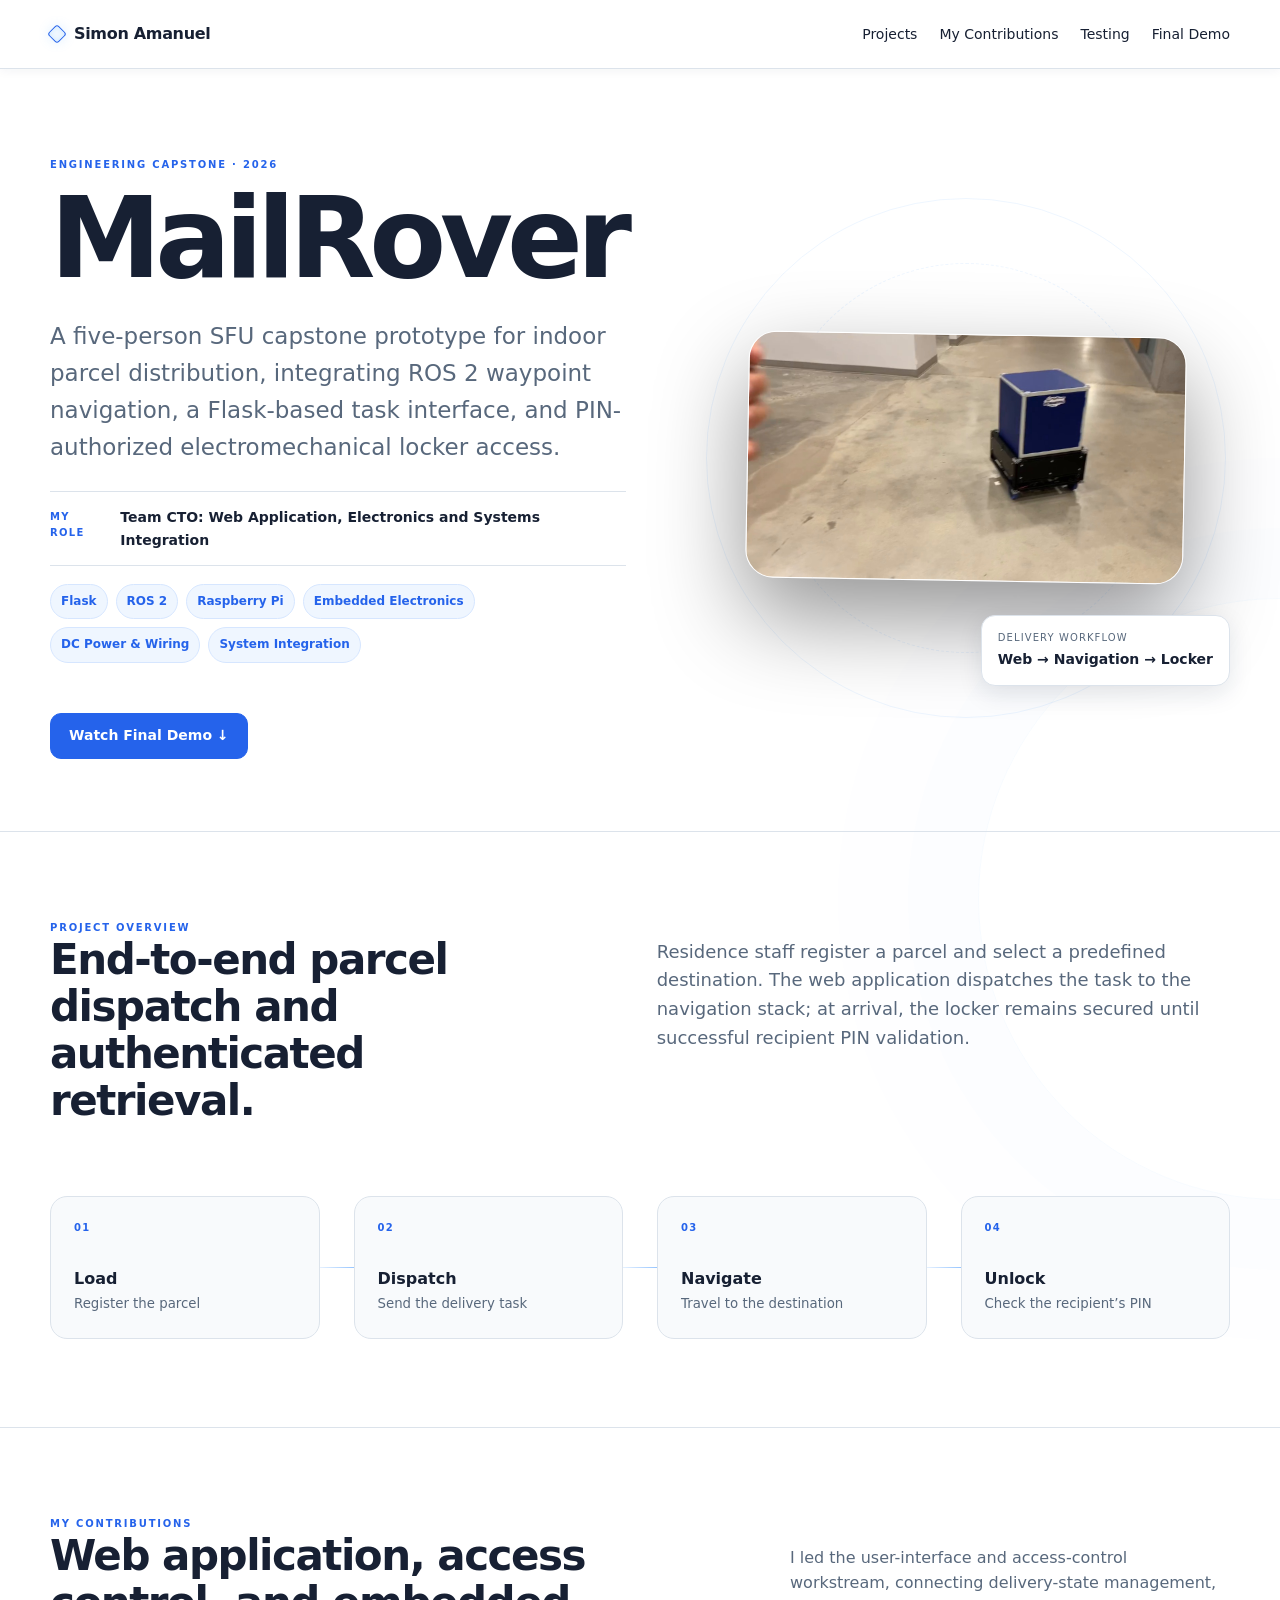
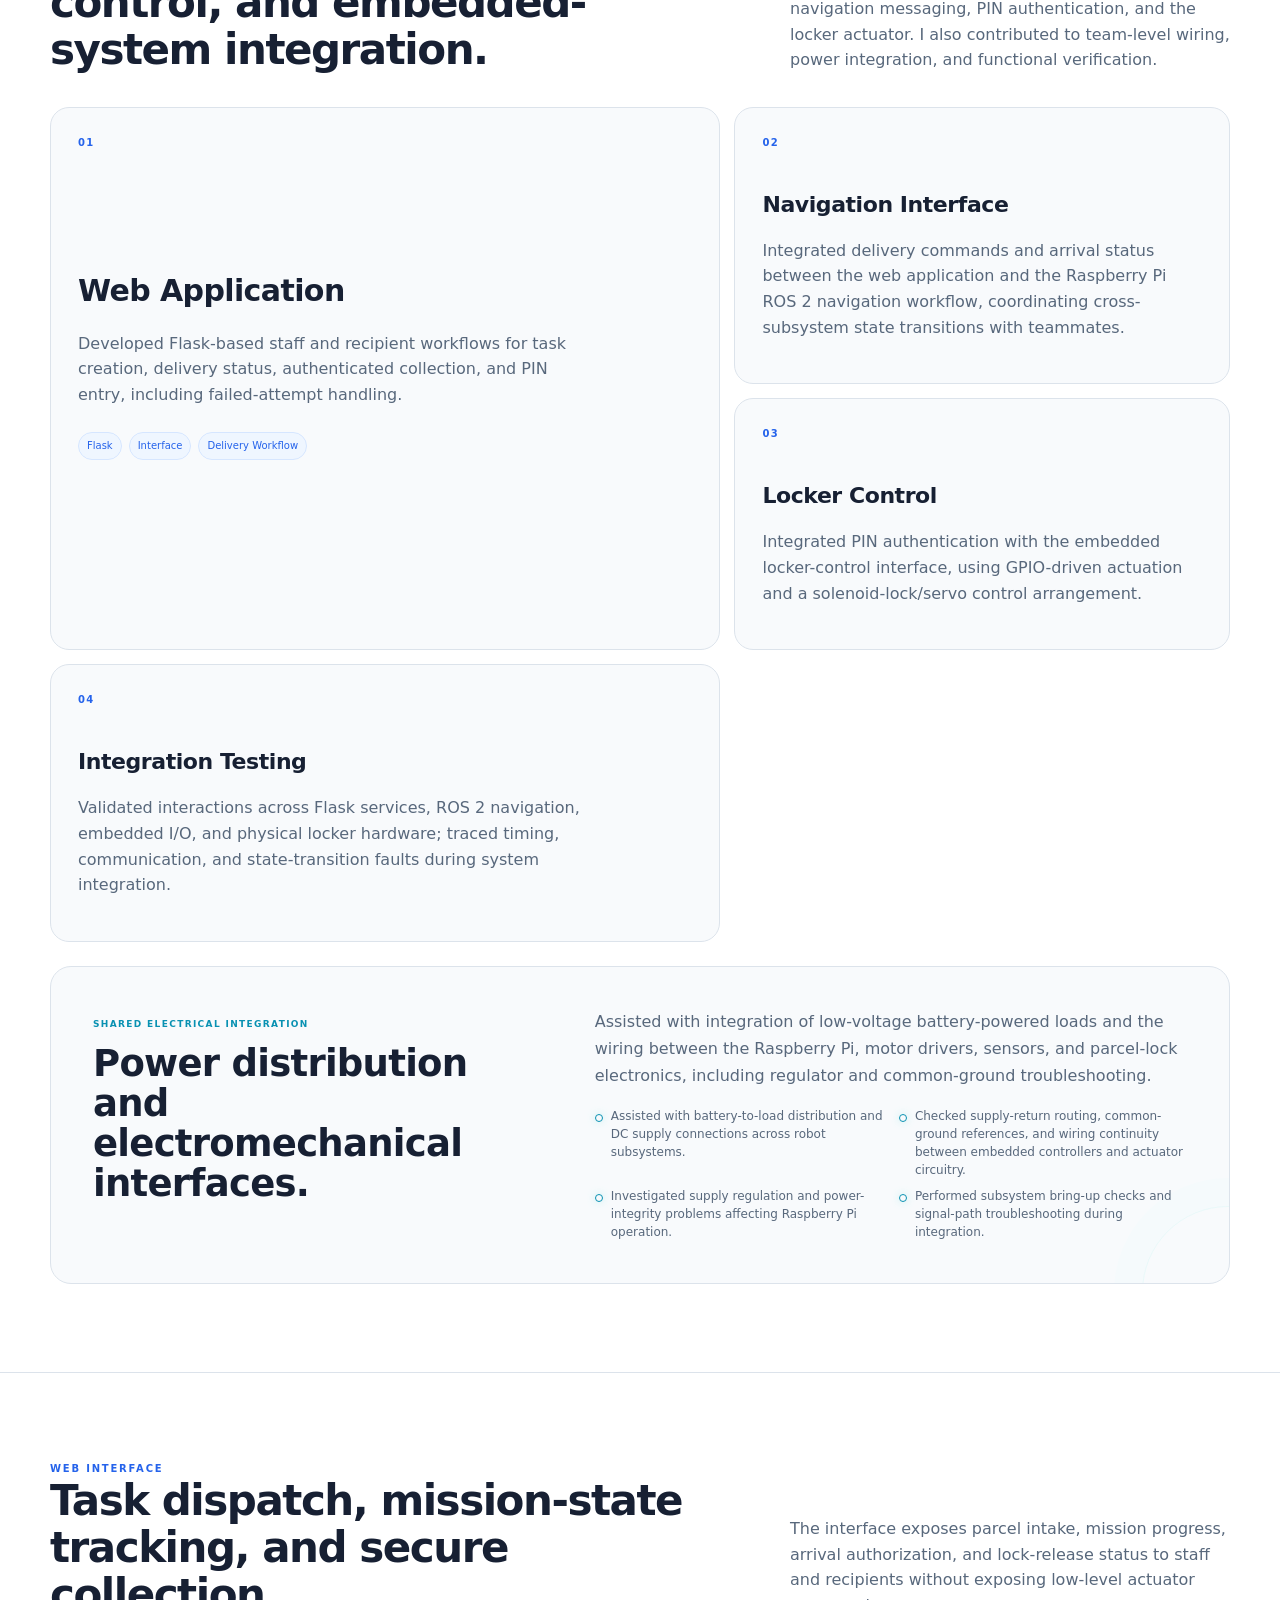
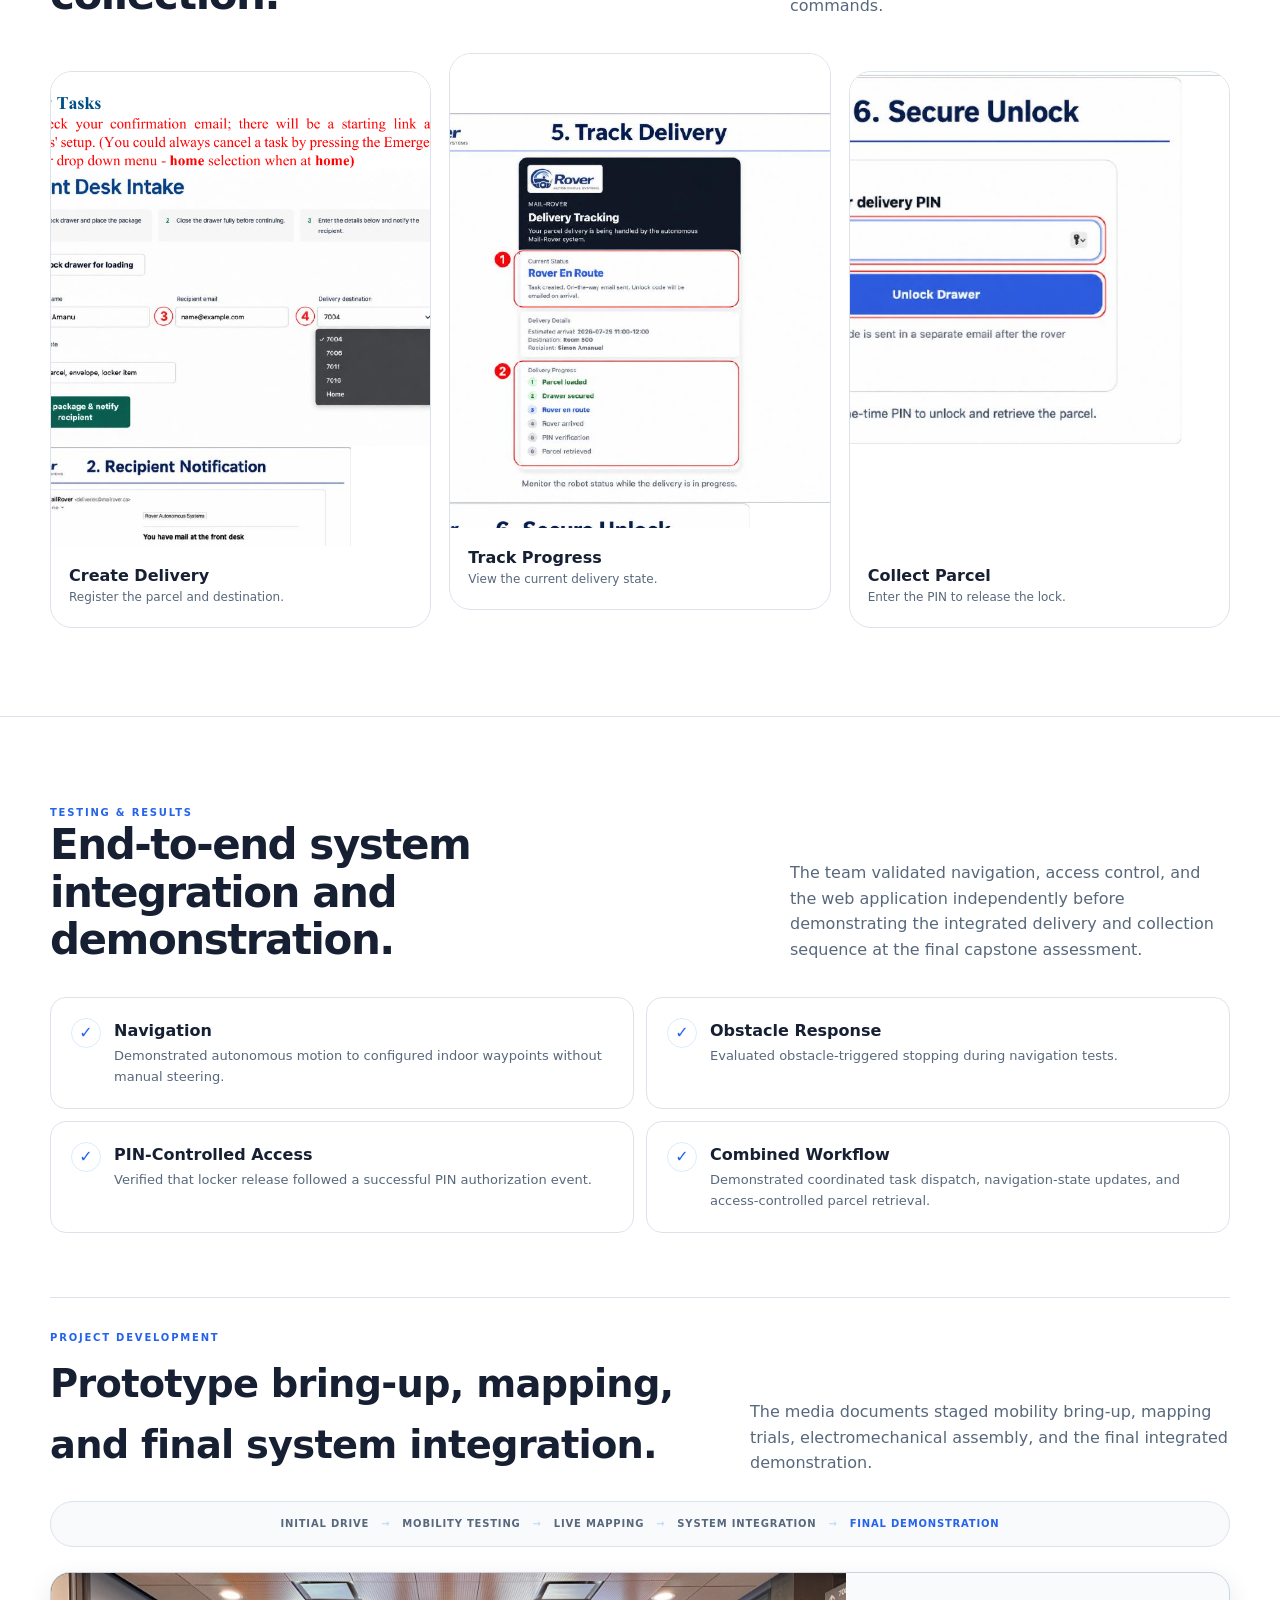
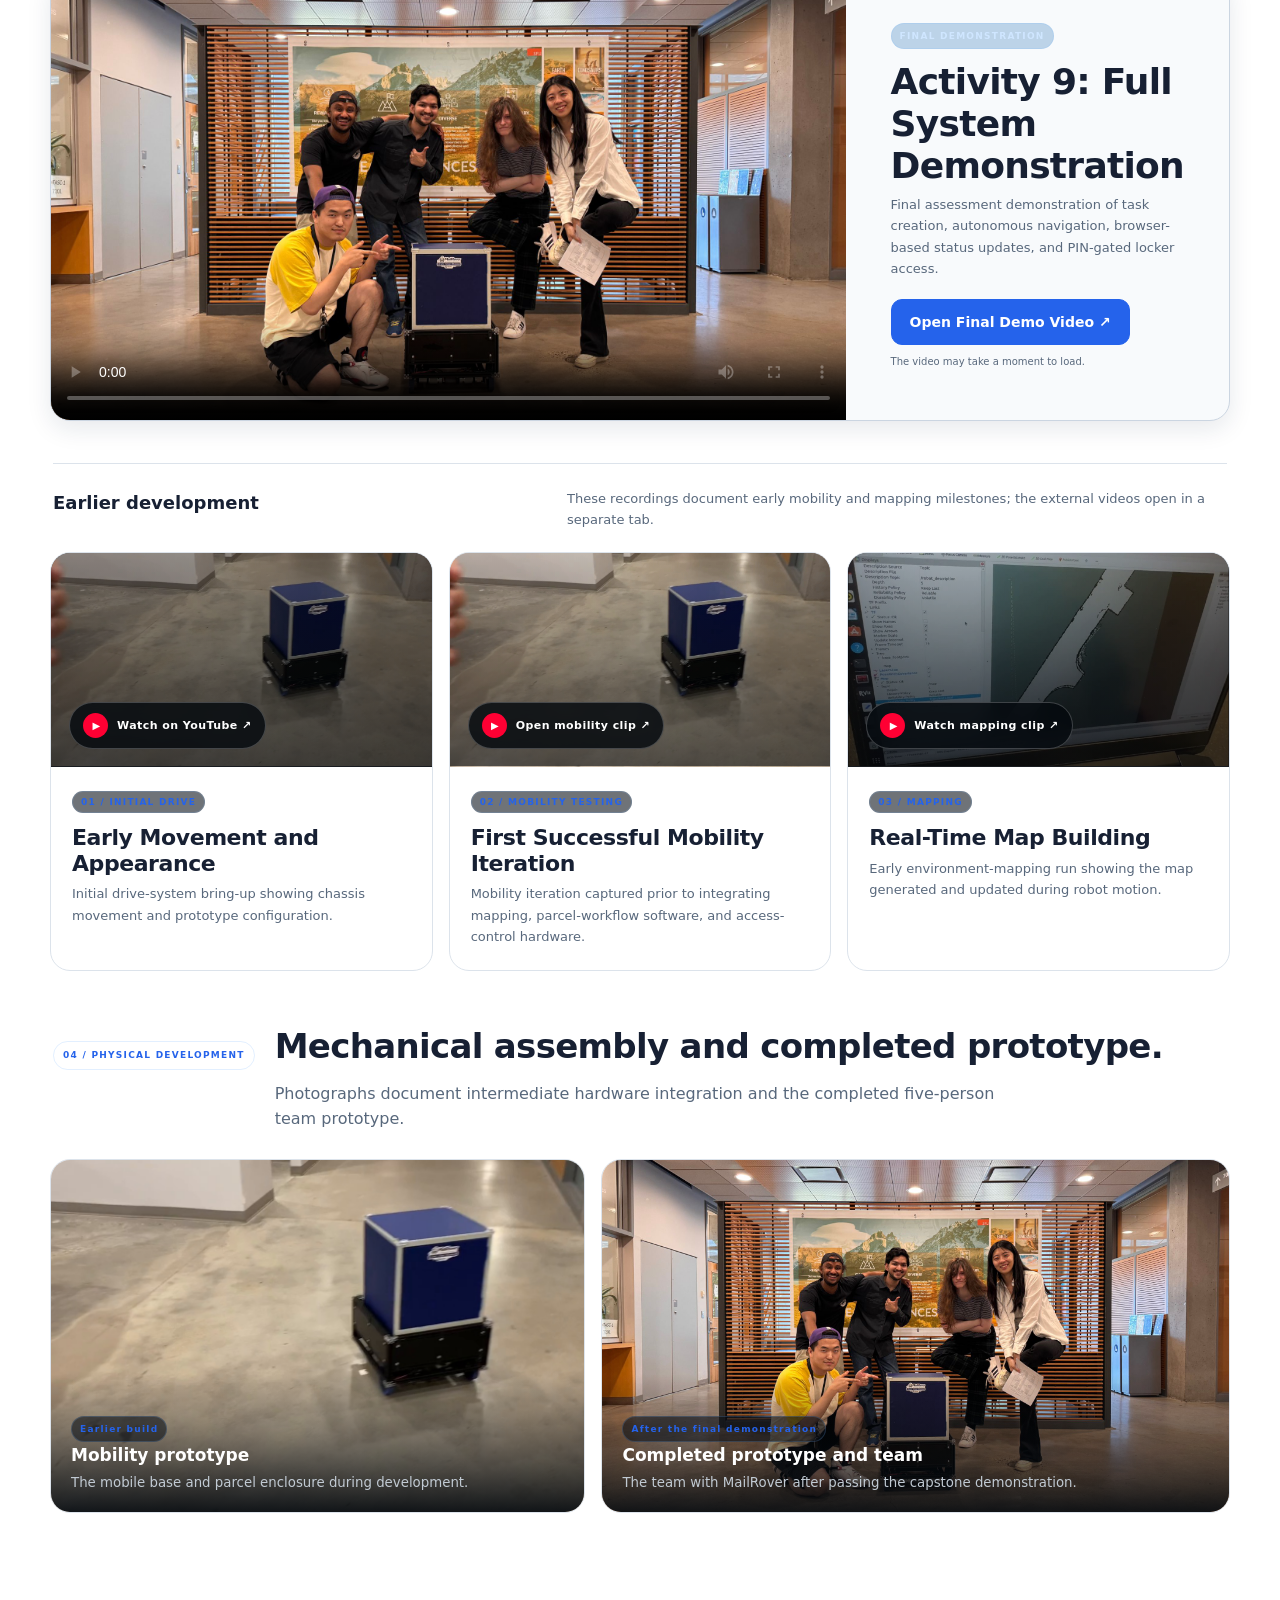
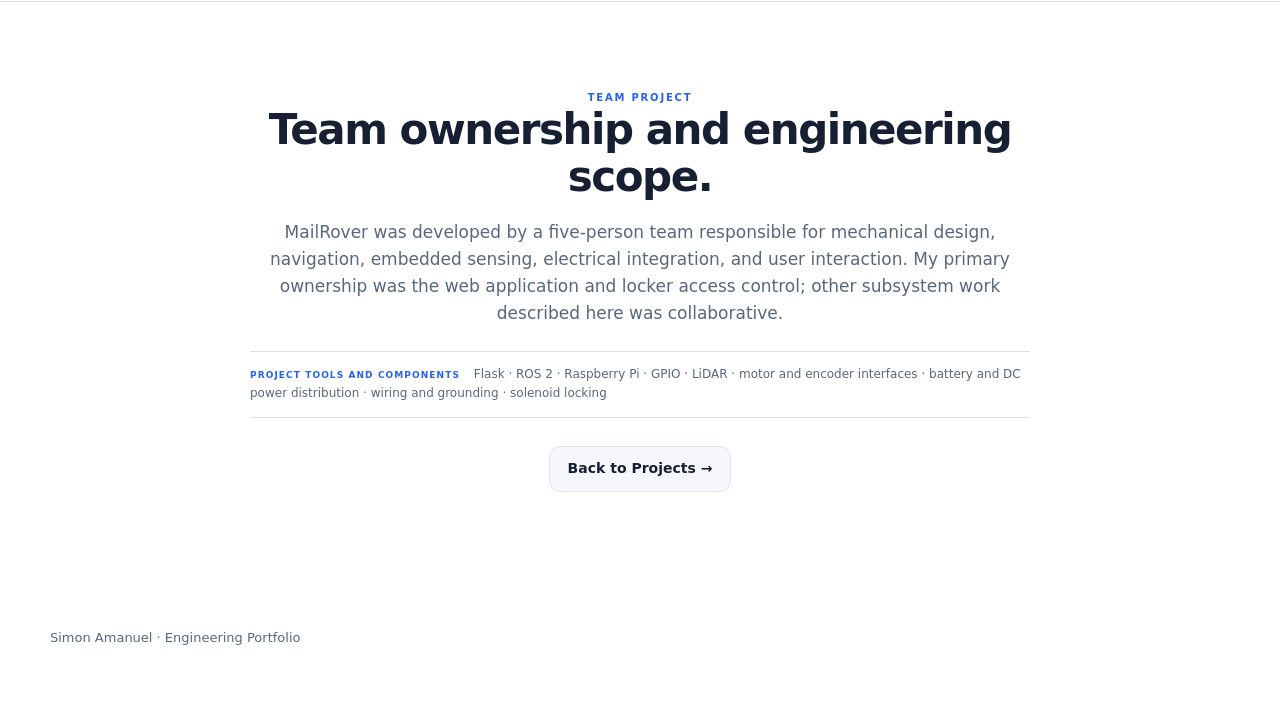
<file: mailrover.html>
<!DOCTYPE html>

<html lang="en">
<head>
<meta charset="utf-8"/>
<meta content="width=device-width, initial-scale=1" name="viewport"/>
<meta content="MailRover, a five-person engineering capstone project at Simon Fraser University. Project development, individual contributions, testing and final demonstration." name="description"/>
<title>MailRover | Simon Amanuel</title>
<link href="styles.css" rel="stylesheet"/>
</head>
<body class="mail-page">
<a class="skip-link" href="#main-content">
    Skip to main content
  </a>
<!-- Navigation -->
<nav aria-label="Main navigation">
<div class="container nav-inner">
<a class="brand" href="index.html">
        Simon Amanuel
      </a>
<div class="nav-links">
<a href="index.html#projects">Projects</a>
<a href="#role">My Contributions</a>
<a href="#proof">Testing</a>
<a href="#final-demo">Final Demo</a>
</div>
</div>
</nav>
<main id="main-content">
<!-- Introduction -->
<header class="mail-hero">
<div class="container mail-hero-grid">
<div class="mail-hero-copy">
<div class="eyebrow">
            Engineering Capstone · 2026
          </div>
<h1>MailRover</h1>
<p class="mail-lead">A five-person SFU capstone prototype for indoor parcel distribution, integrating ROS 2 waypoint navigation, a Flask-based task interface, and PIN-authorized electromechanical locker access.</p>
<div class="mail-role-line">
<span>My role</span>
<strong>
              Team CTO: Web Application, Electronics and
              Systems Integration
            </strong>
</div>
<div class="tags">
<span class="tag">Flask</span>
<span class="tag">ROS 2</span>
<span class="tag">Raspberry Pi</span>
<span class="tag">Embedded Electronics</span>
<span class="tag">DC Power &amp; Wiring</span>
<span class="tag">System Integration</span>
</div>
<a class="button primary mail-hero-demo" href="#final-demo">
            Watch Final Demo ↓
          </a>
</div>
<div class="mail-hero-media">
<div aria-hidden="true" class="mail-orbit mail-orbit-a"></div>
<div aria-hidden="true" class="mail-orbit mail-orbit-b"></div>
<img alt="MailRover prototype with its mobile base and parcel enclosure" src="assets/mailrover-robot.jpg"/>
<div class="mail-float-card">
<span>Delivery workflow</span>
<strong>Web → Navigation → Locker</strong>
</div>
</div>
</div>
</header>
<!-- Project overview -->
<section class="mail-overview">
<div class="container mail-overview-grid">
<div>
<div class="eyebrow">Project Overview</div>
<h2>End-to-end parcel dispatch and authenticated retrieval.</h2>
</div>
<div class="mail-overview-copy">
<p>Residence staff register a parcel and select a predefined destination. The web application dispatches the task to the navigation stack; at arrival, the locker remains secured until successful recipient PIN validation.</p>
</div>
</div>
<div class="container mail-flow">
<div class="mail-flow-step">
<span>01</span>
<strong>Load</strong>
<small>Register the parcel</small>
</div>
<div aria-hidden="true" class="mail-flow-line"></div>
<div class="mail-flow-step">
<span>02</span>
<strong>Dispatch</strong>
<small>Send the delivery task</small>
</div>
<div aria-hidden="true" class="mail-flow-line"></div>
<div class="mail-flow-step">
<span>03</span>
<strong>Navigate</strong>
<small>Travel to the destination</small>
</div>
<div aria-hidden="true" class="mail-flow-line"></div>
<div class="mail-flow-step">
<span>04</span>
<strong>Unlock</strong>
<small>Check the recipient’s PIN</small>
</div>
</div>
</section>
<!-- Individual contributions -->
<section class="mail-role-section" id="role">
<div class="container">
<div class="mail-section-head">
<div>
<div class="eyebrow">My Contributions</div>
<h2>Web application, access control, and embedded-system integration.</h2>
</div>
<p>I led the user-interface and access-control workstream, connecting delivery-state management, navigation messaging, PIN authentication, and the locker actuator. I also contributed to team-level wiring, power integration, and functional verification.</p>
</div>
<div class="mail-role-grid">
<article class="mail-role-card featured">
<span class="mail-num">01</span>
<h3>Web Application</h3>
<p>Developed Flask-based staff and recipient workflows for task creation, delivery status, authenticated collection, and PIN entry, including failed-attempt handling.</p>
<div class="mail-mini-tags">
<span>Flask</span>
<span>Interface</span>
<span>Delivery Workflow</span>
</div>
</article>
<article class="mail-role-card">
<span class="mail-num">02</span>
<h3>Navigation Interface</h3>
<p>Integrated delivery commands and arrival status between the web application and the Raspberry Pi ROS 2 navigation workflow, coordinating cross-subsystem state transitions with teammates.</p>
</article>
<article class="mail-role-card">
<span class="mail-num">03</span>
<h3>Locker Control</h3>
<p>Integrated PIN authentication with the embedded locker-control interface, using GPIO-driven actuation and a solenoid-lock/servo control arrangement.</p>
</article>
<article class="mail-role-card">
<span class="mail-num">04</span>
<h3>Integration Testing</h3>
<p>Validated interactions across Flask services, ROS 2 navigation, embedded I/O, and physical locker hardware; traced timing, communication, and state-transition faults during system integration.</p>
</article>
</div>
<div class="project-evidence-callout mail-power-callout">
<div>
<span>Shared Electrical Integration</span>
<h3>Power distribution and electromechanical interfaces.</h3>
</div>
<div>
<p>Assisted with integration of low-voltage battery-powered loads and the wiring between the Raspberry Pi, motor drivers, sensors, and parcel-lock electronics, including regulator and common-ground troubleshooting.</p>
<ul>
<li>Assisted with battery-to-load distribution and DC supply connections across robot subsystems.</li>
<li>Checked supply-return routing, common-ground references, and wiring continuity between embedded controllers and actuator circuitry.</li>
<li>Investigated supply regulation and power-integrity problems affecting Raspberry Pi operation.</li>
<li>Performed subsystem bring-up checks and signal-path troubleshooting during integration.</li>
</ul>
</div>
</div>
</div>
</section>
<!-- Web interface -->
<section class="mail-ui-section">
<div class="container">
<div class="mail-section-head">
<div>
<div class="eyebrow">Web Interface</div>
<h2>Task dispatch, mission-state tracking, and secure collection.</h2>
</div>
<p>The interface exposes parcel intake, mission progress, arrival authorization, and lock-release status to staff and recipients without exposing low-level actuator commands.</p>
</div>
<div class="mail-ui-gallery">
<figure class="mail-screen">
<img alt="MailRover front desk interface for registering a parcel and destination" decoding="async" loading="lazy" src="assets/mailrover-intake.png"/>
<figcaption>
<strong>Create Delivery</strong>
<span>Register the parcel and destination.</span>
</figcaption>
</figure>
<figure class="mail-screen raised">
<img alt="MailRover interface showing the current delivery status" decoding="async" loading="lazy" src="assets/mailrover-tracking.png"/>
<figcaption>
<strong>Track Progress</strong>
<span>View the current delivery state.</span>
</figcaption>
</figure>
<figure class="mail-screen">
<img alt="MailRover interface for entering the parcel locker PIN" decoding="async" loading="lazy" src="assets/mailrover-unlock.png"/>
<figcaption>
<strong>Collect Parcel</strong>
<span>Enter the PIN to release the lock.</span>
</figcaption>
</figure>
</div>
</div>
</section>
<!-- Testing and development -->
<section class="mail-proof" id="proof">
<div class="container">
<div class="mail-section-head">
<div>
<div class="eyebrow">Testing &amp; Results</div>
<h2>End-to-end system integration and demonstration.</h2>
</div>
<p>The team validated navigation, access control, and the web application independently before demonstrating the integrated delivery and collection sequence at the final capstone assessment.</p>
</div>
<div class="mail-proof-grid">
<div class="mail-proof-item">
<span aria-hidden="true">✓</span>
<div>
<strong>Navigation</strong>
<p>Demonstrated autonomous motion to configured indoor waypoints without manual steering.</p>
</div>
</div>
<div class="mail-proof-item">
<span aria-hidden="true">✓</span>
<div>
<strong>Obstacle Response</strong>
<p>Evaluated obstacle-triggered stopping during navigation tests.</p>
</div>
</div>
<div class="mail-proof-item">
<span aria-hidden="true">✓</span>
<div>
<strong>PIN-Controlled Access</strong>
<p>Verified that locker release followed a successful PIN authorization event.</p>
</div>
</div>
<div class="mail-proof-item">
<span aria-hidden="true">✓</span>
<div>
<strong>Combined Workflow</strong>
<p>Demonstrated coordinated task dispatch, navigation-state updates, and access-controlled parcel retrieval.</p>
</div>
</div>
</div>
<div class="mail-evolution-head">
<div>
<div class="eyebrow">Project Development</div>
<h3>Prototype bring-up, mapping, and final system integration.</h3>
</div>
<p>The media documents staged mobility bring-up, mapping trials, electromechanical assembly, and the final integrated demonstration.</p>
</div>
<div aria-label="MailRover development progression" class="mail-progress-track">
<span>Initial drive</span>
<i aria-hidden="true">→</i>
<span>Mobility testing</span>
<i aria-hidden="true">→</i>
<span>Live mapping</span>
<i aria-hidden="true">→</i>
<span>System integration</span>
<i aria-hidden="true">→</i>
<strong>Final demonstration</strong>
</div>
<!-- Final Activity 9 demonstration -->
<article class="mail-video-card featured mail-final-demo mail-final-first" id="final-demo">
<div class="mail-video-frame">
<video aria-label="Activity 9 final MailRover system demonstration" controls="" playsinline="" poster="assets/mailrover-final-team.jpeg" preload="metadata">
<source src="assets/mailrover-final-demo.mp4" type="video/mp4"/>

              Your browser does not support this video.
              <a href="assets/mailrover-final-demo.mp4">
                Open the final MailRover demonstration.
              </a>
</video>
</div>
<div class="mail-video-copy">
<span>FINAL DEMONSTRATION</span>
<h3>
              Activity 9: Full System Demonstration
            </h3>
<p>Final assessment demonstration of task creation, autonomous navigation, browser-based status updates, and PIN-gated locker access.</p>
<a class="button primary mail-final-link" href="assets/mailrover-final-demo.mp4" rel="noopener noreferrer" target="_blank">

              Open Final Demo Video ↗

            </a>
<small class="mail-video-note">
              The video may take a moment to load.
            </small>
</div>
</article>
<!-- Earlier development clips -->
<div class="mail-earlier-head">
<span>Earlier development</span>
<p>These recordings document early mobility and mapping milestones; the external videos open in a separate tab.</p>
</div>
<div class="mail-video-story mail-video-story-three">
<!-- Initial driving clip -->
<article class="mail-video-card">
<a aria-label="Watch the initial MailRover driving clip on YouTube" class="mail-youtube-link" href="https://www.youtube.com/watch?v=1IH3lxVNrHs" rel="noopener noreferrer" target="_blank">
<img alt="MailRover prototype during its development" decoding="async" loading="lazy" src="assets/mailrover-robot.jpg"/>
<span class="mail-play-badge">
<b aria-hidden="true">▶</b>
                Watch on YouTube ↗
              </span>
</a>
<div class="mail-video-copy">
<span>01 / INITIAL DRIVE</span>
<h3>
                Early Movement and Appearance
              </h3>
<p>Initial drive-system bring-up showing chassis movement and prototype configuration.</p>
</div>
</article>
<!-- First successful mobility iteration -->
<article class="mail-video-card">
<a aria-label="Open the first successful MailRover mobility iteration" class="mail-youtube-link mail-local-clip" href="assets/mailrover-mobility-v1.mov" rel="noopener noreferrer" target="_blank">
<img alt="MailRover prototype used during mobility testing" decoding="async" loading="lazy" src="assets/mailrover-robot.jpg"/>
<span class="mail-play-badge">
<b aria-hidden="true">▶</b>
                Open mobility clip ↗
              </span>
</a>
<div class="mail-video-copy">
<span>02 / MOBILITY TESTING</span>
<h3>
                First Successful Mobility Iteration
              </h3>
<p>Mobility iteration captured prior to integrating mapping, parcel-workflow software, and access-control hardware.</p>
</div>
</article>
<!-- Mapping clip -->
<article class="mail-video-card">
<a aria-label="Watch the MailRover real-time mapping clip on YouTube" class="mail-youtube-link" href="https://www.youtube.com/watch?v=MNRtYhDxRrw" rel="noopener noreferrer" target="_blank">
<img alt="RViz displaying the environment map being built and updated by MailRover" decoding="async" loading="lazy" src="assets/mailrover-mapping-preview.jpg"/>
<span class="mail-play-badge">
<b aria-hidden="true">▶</b>
                Watch mapping clip ↗
              </span>
</a>
<div class="mail-video-copy">
<span>03 / MAPPING</span>
<h3>
                Real-Time Map Building
              </h3>
<p>Early environment-mapping run showing the map generated and updated during robot motion.</p>
</div>
</article>
</div>
<!-- Physical design progression -->
<div class="mail-design-head">
<span>04 / PHYSICAL DEVELOPMENT</span>
<h3>Mechanical assembly and completed prototype.</h3>
<p>Photographs document intermediate hardware integration and the completed five-person team prototype.</p>
</div>
<div class="mail-build-photos">
<figure>
<img alt="MailRover prototype moving through a hallway during development" decoding="async" loading="lazy" src="assets/mailrover-robot.jpg"/>
<figcaption>
<span>Earlier build</span>
<strong>
                Mobility prototype
              </strong>
<small>
                The mobile base and parcel enclosure during
                development.
              </small>
</figcaption>
</figure>
<figure>
<img alt="The five-person MailRover team with the completed robot after passing the final demonstration" decoding="async" loading="lazy" src="assets/mailrover-final-team.jpeg"/>
<figcaption>
<span>After the final demonstration</span>
<strong>
                Completed prototype and team
              </strong>
<small>
                The team with MailRover after passing the
                capstone demonstration.
              </small>
</figcaption>
</figure>
</div>
</div>
</section>
<!-- Team credit -->
<section class="mail-team">
<div class="container mail-team-grid mail-team-copy-only">
<div>
<div class="eyebrow">Team Project</div>
<h2>Team ownership and engineering scope.</h2>
<p>MailRover was developed by a five-person team responsible for mechanical design, navigation, embedded sensing, electrical integration, and user interaction. My primary ownership was the web application and locker access control; other subsystem work described here was collaborative.</p>
<div class="mail-tech-line">
<span>Project tools and components</span>

            Flask · ROS 2 · Raspberry Pi · GPIO · LiDAR ·
            motor and encoder interfaces · battery and DC
            power distribution · wiring and grounding ·
            solenoid locking

          </div>
<a class="button" href="index.html#projects">
            Back to Projects →
          </a>
</div>
</div>
</section>
</main>
<footer>
<div class="container small">
      Simon Amanuel · Engineering Portfolio
    </div>
</footer>
</body>
</html>
</file>
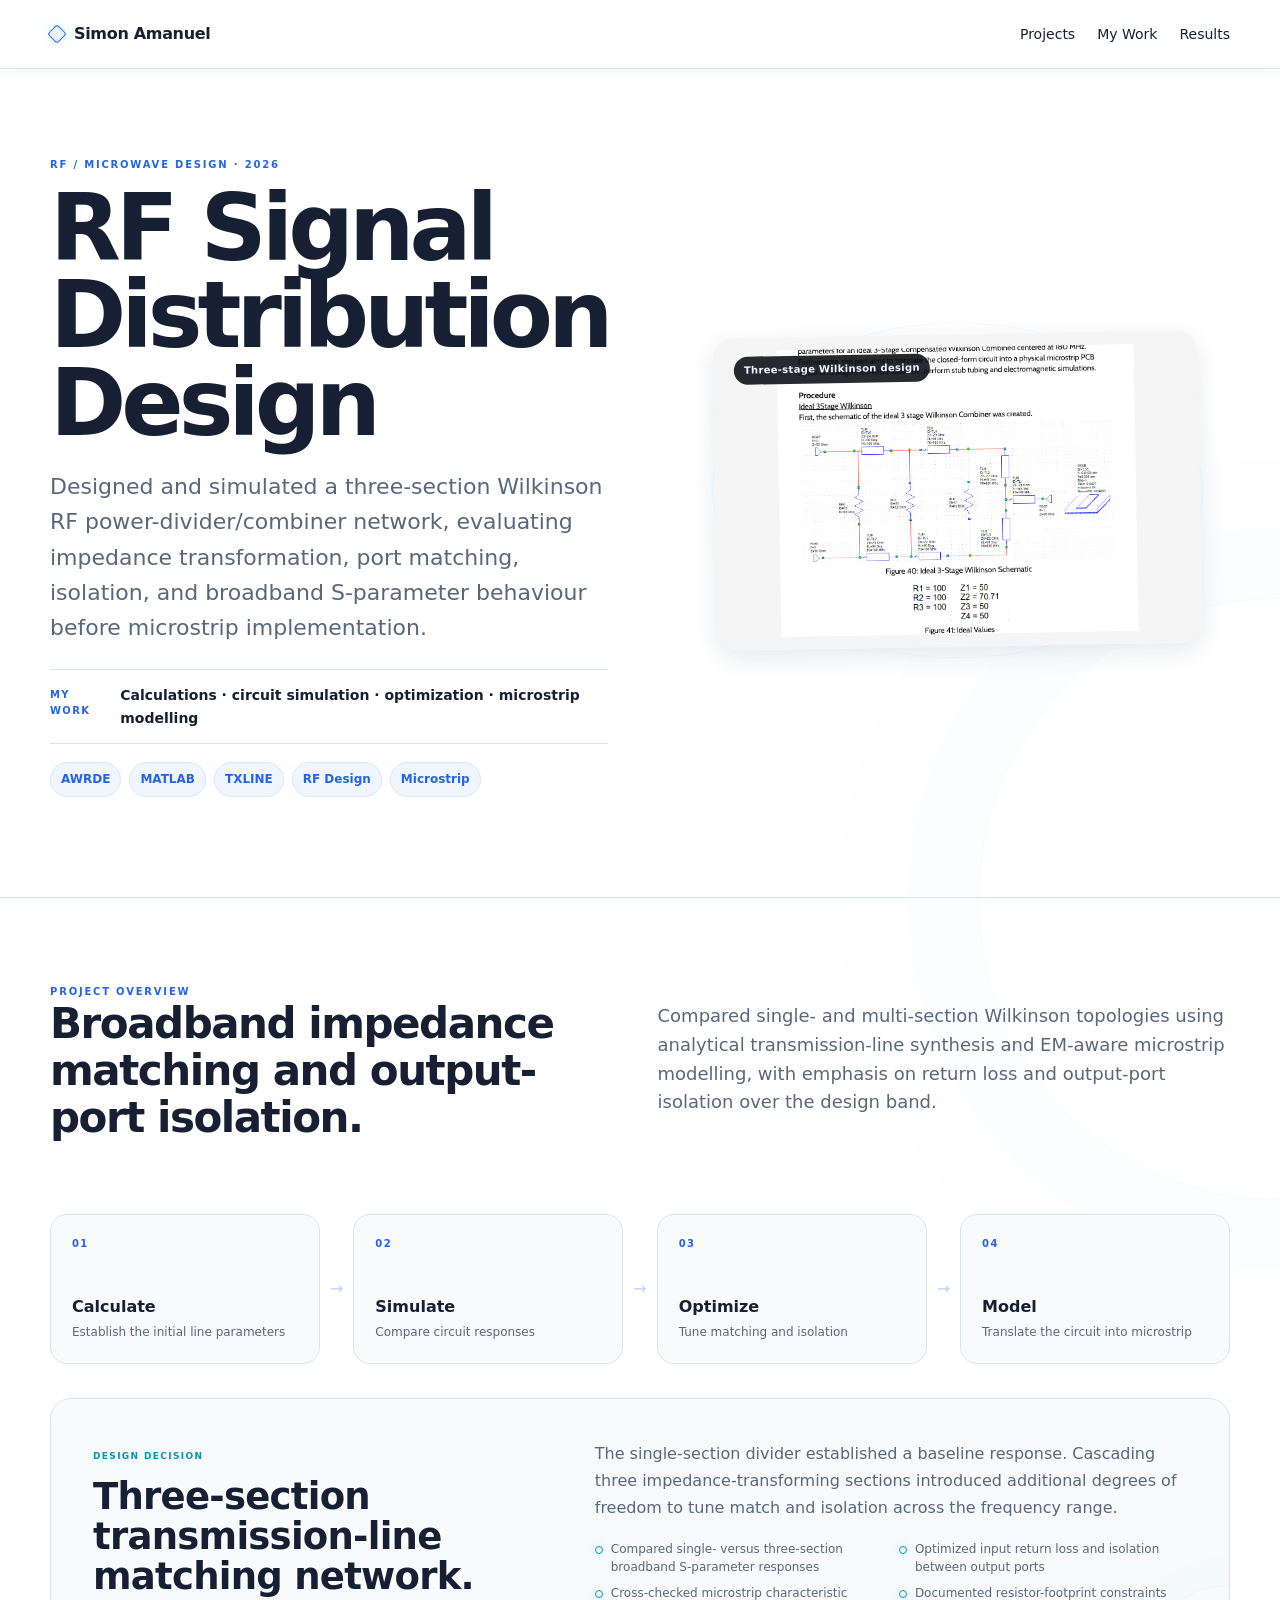
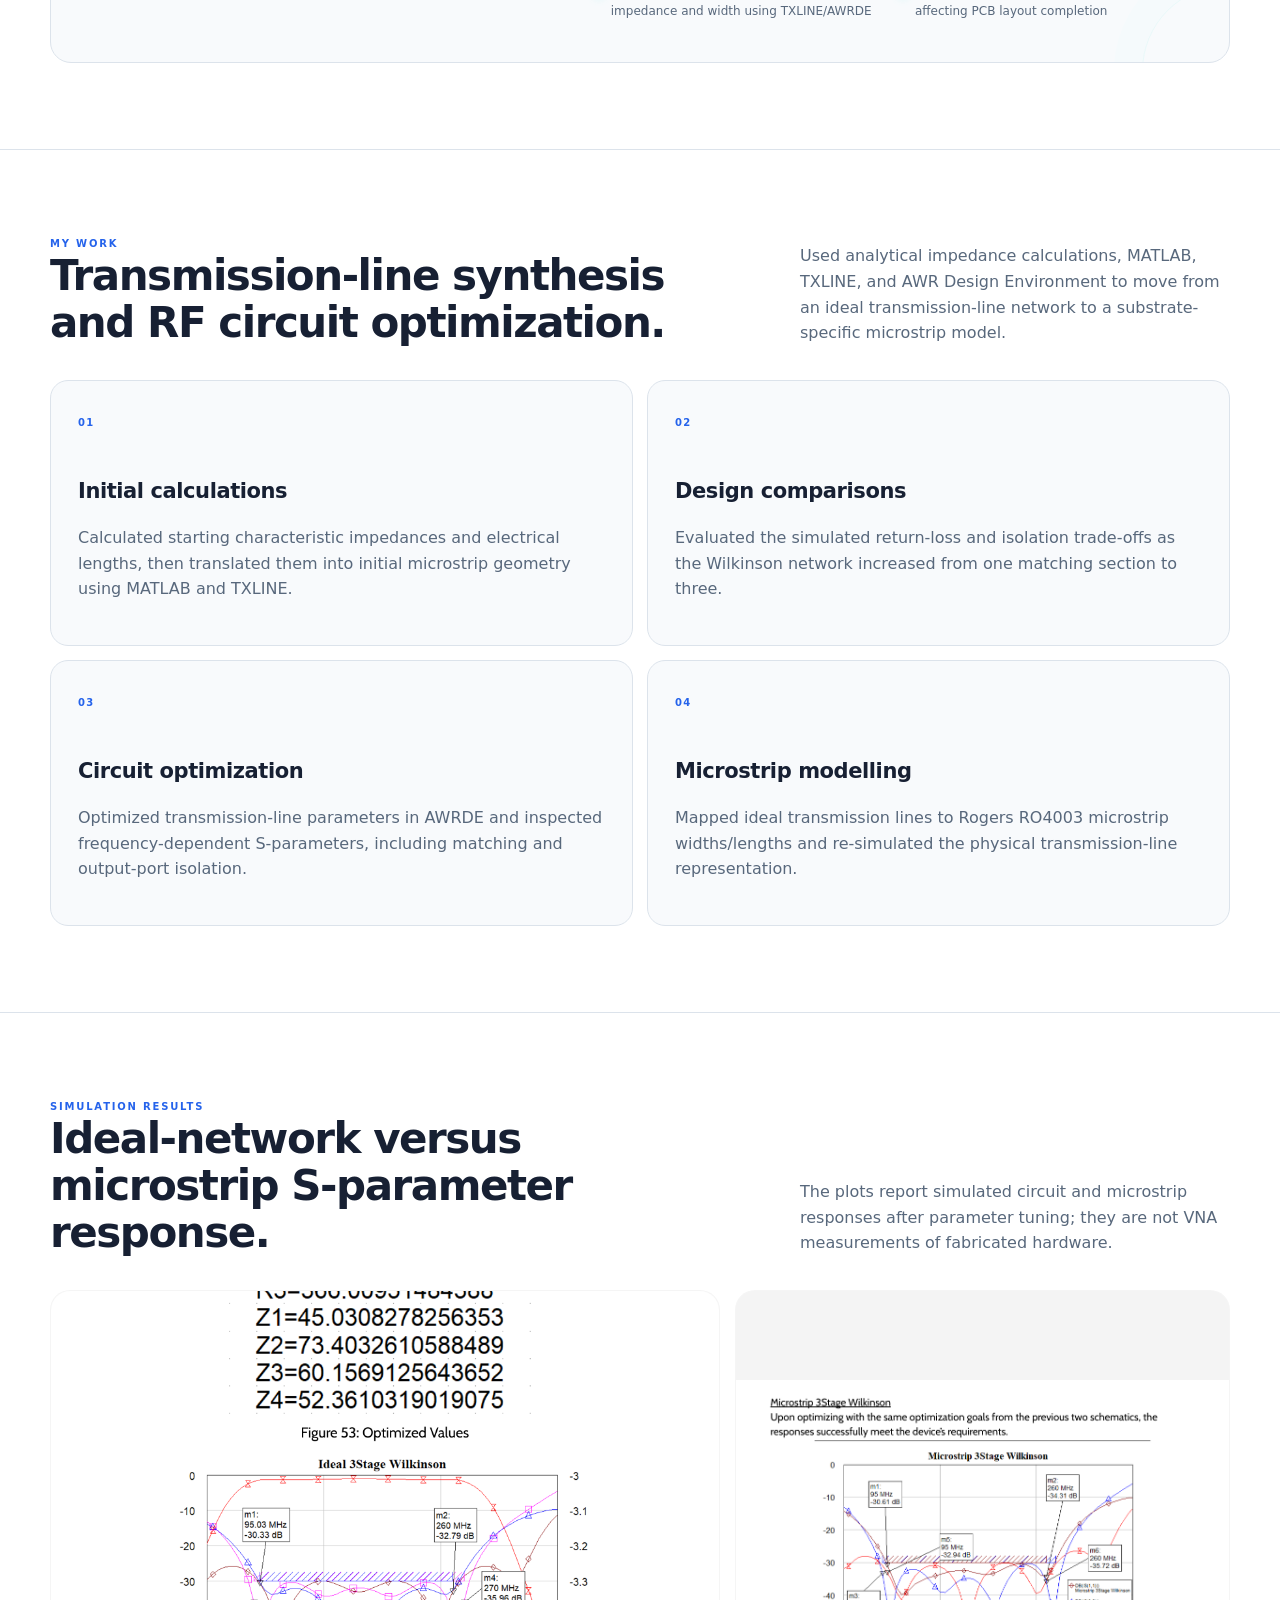
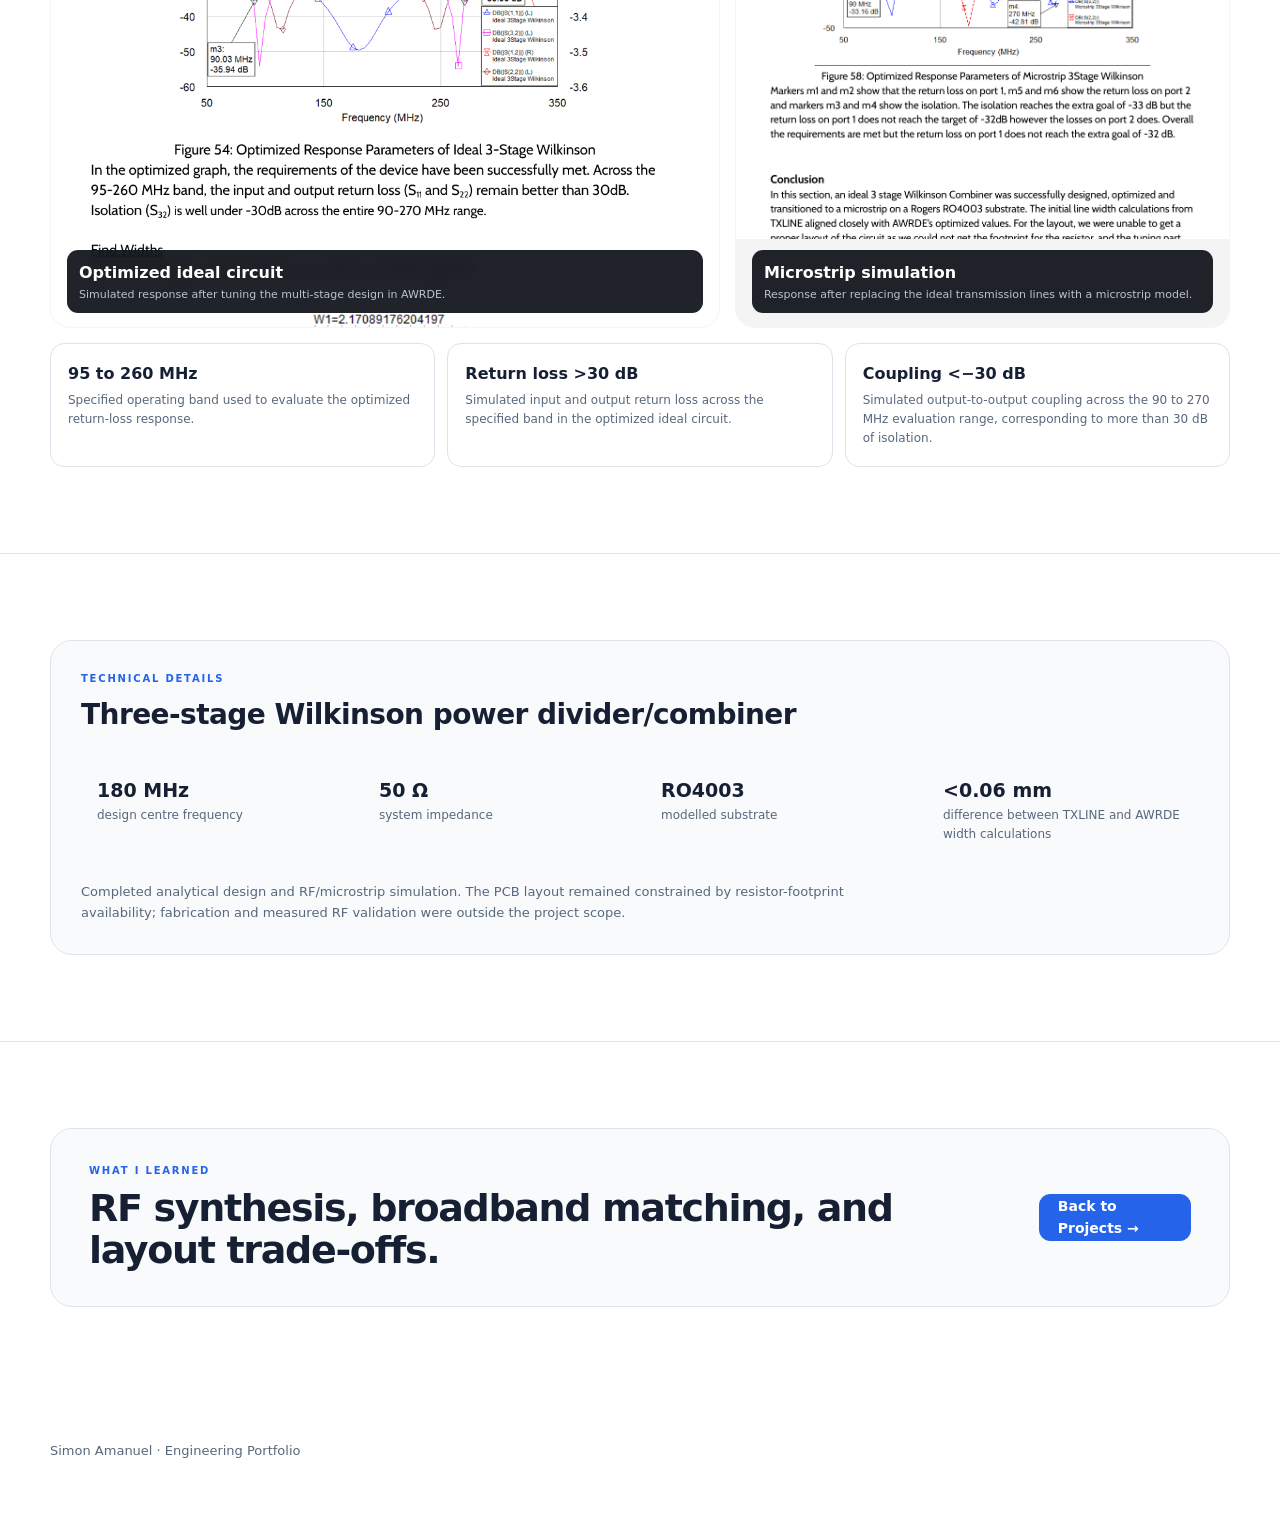
<file: rf-combiner.html>
<!DOCTYPE html>

<html lang="en">
<head>
<meta charset="utf-8"/>
<meta content="width=device-width, initial-scale=1" name="viewport"/>
<meta content="Three-stage Wilkinson RF power divider/combiner project: calculations, circuit simulation and microstrip modelling by Simon Amanuel." name="description"/>
<title>RF Signal Distribution Design | Simon Amanuel</title>
<link href="styles.css" rel="stylesheet"/>
</head>
<body class="rf-page">
<a class="skip-link" href="#main-content">Skip to main content</a>
<nav>
<div class="container nav-inner">
<a class="brand" href="index.html">Simon Amanuel</a>
<div class="nav-links">
<a href="index.html#projects">Projects</a>
<a href="#work">My Work</a>
<a href="#results">Results</a>
</div>
</div>
</nav>
<main id="main-content">
<header class="rf-hero">
<div class="container rf-hero-grid">
<div class="rf-hero-copy">
<div class="eyebrow">RF / Microwave Design · 2026</div>
<h1>RF Signal<br/>Distribution Design</h1>
<p class="rf-lead">Designed and simulated a three-section Wilkinson RF power-divider/combiner network, evaluating impedance transformation, port matching, isolation, and broadband S-parameter behaviour before microstrip implementation.</p>
<div class="rf-role">
<span>My work</span>
<strong>
              Calculations · circuit simulation · optimization ·
              microstrip modelling
            </strong>
</div>
<div class="tags">
<span class="tag">AWRDE</span>
<span class="tag">MATLAB</span>
<span class="tag">TXLINE</span>
<span class="tag">RF Design</span>
<span class="tag">Microstrip</span>
</div>
</div>
<div class="rf-hero-visual">
<div aria-hidden="true" class="rf-grid-bg"></div>
<div class="rf-schematic-frame">
<div class="rf-frame-label">
              Three-stage Wilkinson design
            </div>
<img alt="Circuit schematic of the three-stage Wilkinson power divider/combiner" src="assets/rf-schematic.png"/>
</div>
</div>
</div>
</header>
<section class="rf-overview">
<div class="container rf-overview-grid">
<div>
<div class="eyebrow">Project Overview</div>
<h2>Broadband impedance matching and output-port isolation.</h2>
</div>
<div class="rf-overview-copy">
<p>Compared single- and multi-section Wilkinson topologies using analytical transmission-line synthesis and EM-aware microstrip modelling, with emphasis on return loss and output-port isolation over the design band.</p>
</div>
</div>
<div class="container rf-process">
<div>
<span>01</span>
<strong>Calculate</strong>
<small>Establish the initial line parameters</small>
</div>
<div aria-hidden="true" class="rf-process-arrow">→</div>
<div>
<span>02</span>
<strong>Simulate</strong>
<small>Compare circuit responses</small>
</div>
<div aria-hidden="true" class="rf-process-arrow">→</div>
<div>
<span>03</span>
<strong>Optimize</strong>
<small>Tune matching and isolation</small>
</div>
<div aria-hidden="true" class="rf-process-arrow">→</div>
<div>
<span>04</span>
<strong>Model</strong>
<small>Translate the circuit into microstrip</small>
</div>
</div>
<div class="container project-evidence-callout rf-decision-callout">
<div>
<span>Design decision</span>
<h3>Three-section transmission-line matching network.</h3>
</div>
<div>
<p>The single-section divider established a baseline response. Cascading three impedance-transforming sections introduced additional degrees of freedom to tune match and isolation across the frequency range.</p>
<ul>
<li>Compared single- versus three-section broadband S-parameter responses</li>
<li>Optimized input return loss and isolation between output ports</li>
<li>Cross-checked microstrip characteristic impedance and width using TXLINE/AWRDE</li>
<li>Documented resistor-footprint constraints affecting PCB layout completion</li>
</ul>
</div>
</div>
</section>
<section class="rf-work" id="work">
<div class="container">
<div class="rf-section-head">
<div>
<div class="eyebrow">My Work</div>
<h2>Transmission-line synthesis and RF circuit optimization.</h2>
</div>
<p>Used analytical impedance calculations, MATLAB, TXLINE, and AWR Design Environment to move from an ideal transmission-line network to a substrate-specific microstrip model.</p>
</div>
<div class="rf-work-grid">
<article>
<span>01</span>
<h3>Initial calculations</h3>
<p>Calculated starting characteristic impedances and electrical lengths, then translated them into initial microstrip geometry using MATLAB and TXLINE.</p>
</article>
<article>
<span>02</span>
<h3>Design comparisons</h3>
<p>Evaluated the simulated return-loss and isolation trade-offs as the Wilkinson network increased from one matching section to three.</p>
</article>
<article>
<span>03</span>
<h3>Circuit optimization</h3>
<p>Optimized transmission-line parameters in AWRDE and inspected frequency-dependent S-parameters, including matching and output-port isolation.</p>
</article>
<article>
<span>04</span>
<h3>Microstrip modelling</h3>
<p>Mapped ideal transmission lines to Rogers RO4003 microstrip widths/lengths and re-simulated the physical transmission-line representation.</p>
</article>
</div>
</div>
</section>
<section class="rf-results" id="results">
<div class="container">
<div class="rf-section-head">
<div>
<div class="eyebrow">Simulation Results</div>
<h2>Ideal-network versus microstrip S-parameter response.</h2>
</div>
<p>The plots report simulated circuit and microstrip responses after parameter tuning; they are not VNA measurements of fabricated hardware.</p>
</div>
<div class="rf-results-grid">
<figure class="rf-result-main">
<img alt="Simulated frequency response of the optimized ideal three-stage Wilkinson circuit" decoding="async" loading="lazy" src="assets/rf-optimized-response.png"/>
<figcaption>
<strong>Optimized ideal circuit</strong>
<span>
                Simulated response after tuning the multi-stage
                design in AWRDE.
              </span>
</figcaption>
</figure>
<figure class="rf-result-side">
<img alt="Simulated microstrip frequency response with return-loss and isolation markers" decoding="async" loading="lazy" src="assets/rf-final-response.png"/>
<figcaption>
<strong>Microstrip simulation</strong>
<span>
                Response after replacing the ideal transmission
                lines with a microstrip model.
              </span>
</figcaption>
</figure>
</div>
<div class="rf-result-cards">
<div>
<strong>95 to 260 MHz</strong>
<span>
              Specified operating band used to evaluate the
              optimized return-loss response.
            </span>
</div>
<div>
<strong>Return loss &gt;30 dB</strong>
<span>
              Simulated input and output return loss across the
              specified band in the optimized ideal circuit.
            </span>
</div>
<div>
<strong>Coupling &lt;−30 dB</strong>
<span>
              Simulated output-to-output coupling across the
              90 to 270 MHz evaluation range, corresponding to
              more than 30 dB of isolation.
            </span>
</div>
</div>
</div>
</section>
<section class="rf-tech">
<div class="container rf-tech-card">
<div>
<div class="eyebrow">Technical Details</div>
<h3>Three-stage Wilkinson power divider/combiner</h3>
</div>
<div class="rf-tech-specs">
<span>
<strong>180 MHz</strong>
            design centre frequency
          </span>
<span>
<strong>50 Ω</strong>
            system impedance
          </span>
<span>
<strong>RO4003</strong>
            modelled substrate
          </span>
<span>
<strong>&lt;0.06 mm</strong>
            difference between TXLINE and AWRDE width calculations
          </span>
</div>
<p>Completed analytical design and RF/microstrip simulation. The PCB layout remained constrained by resistor-footprint availability; fabrication and measured RF validation were outside the project scope.</p>
</div>
</section>
<section class="rf-close">
<div class="container rf-close-inner">
<div>
<div class="eyebrow">What I Learned</div>
<h2>RF synthesis, broadband matching, and layout trade-offs.</h2>
</div>
<a class="button primary" href="index.html#projects">
          Back to Projects →
        </a>
</div>
</section>
</main>
<footer>
<div class="container small">
      Simon Amanuel · Engineering Portfolio
    </div>
</footer>
</body>
</html>
</file>
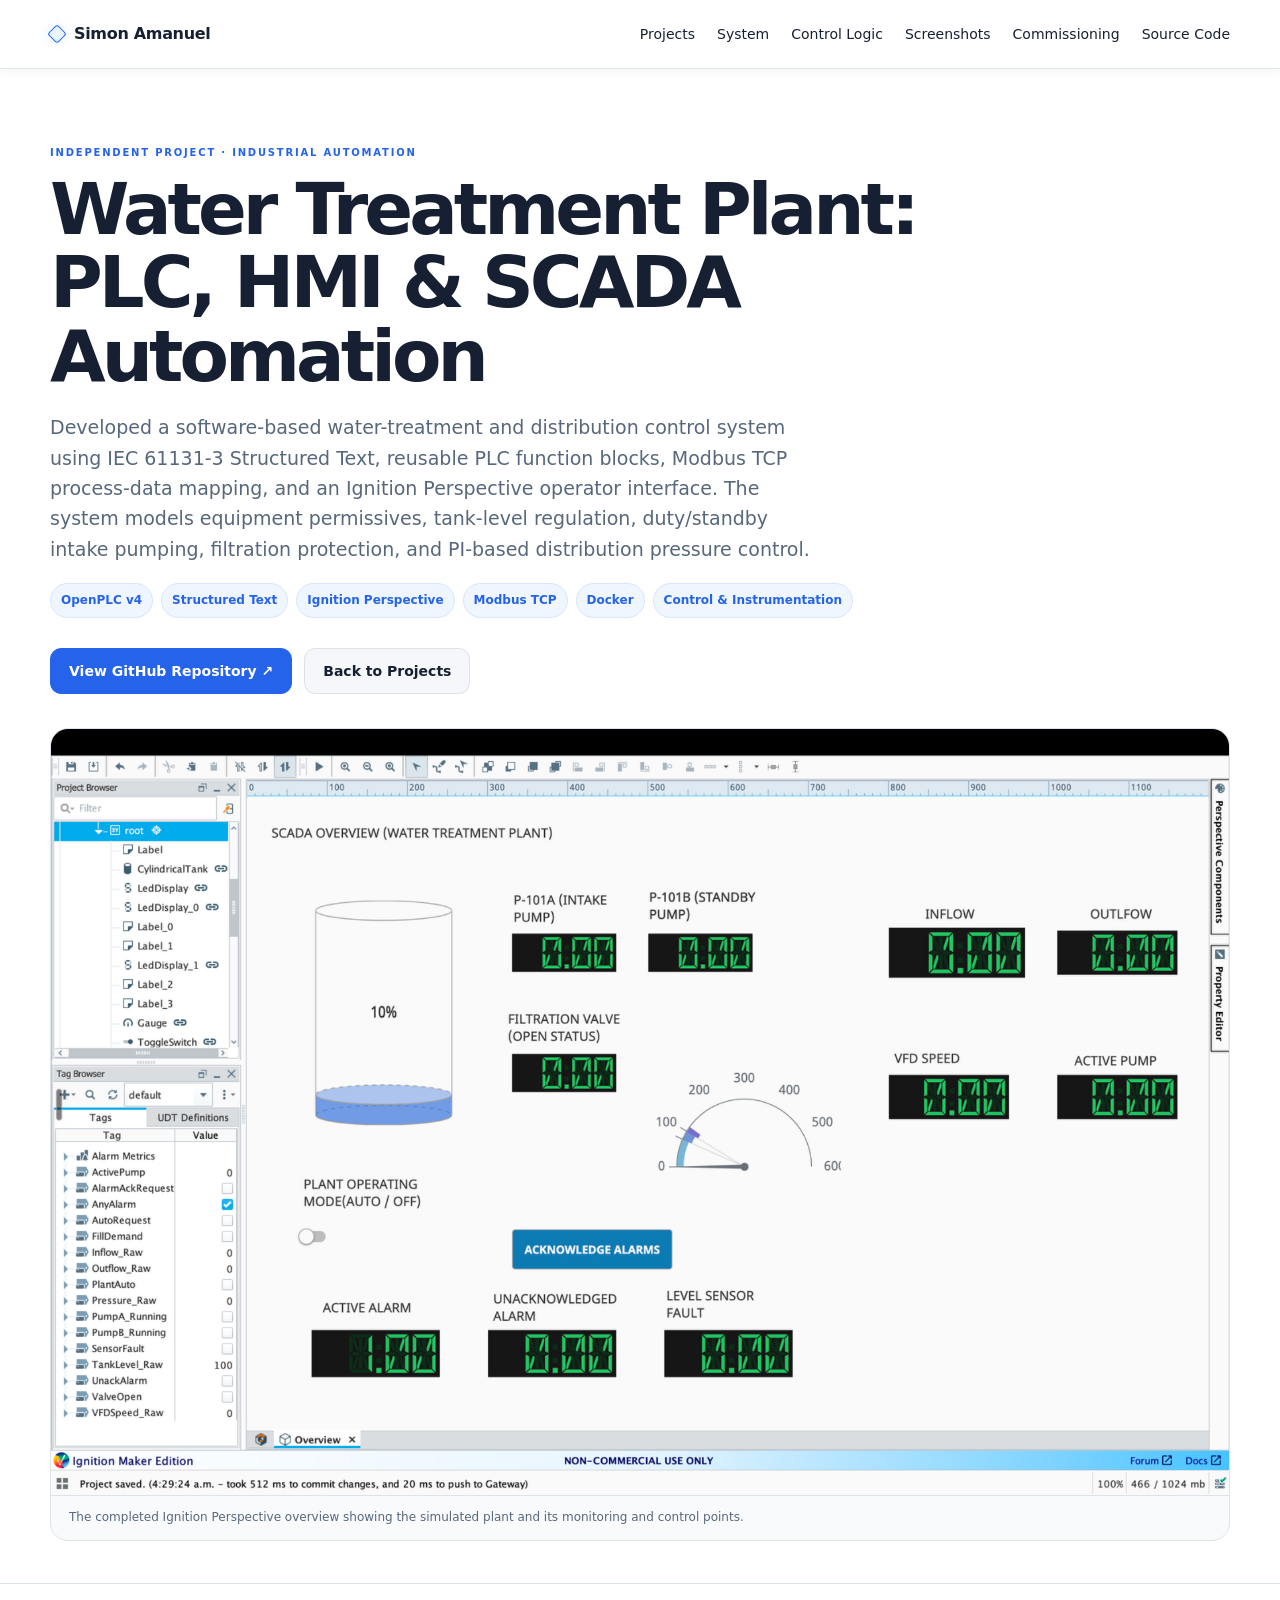
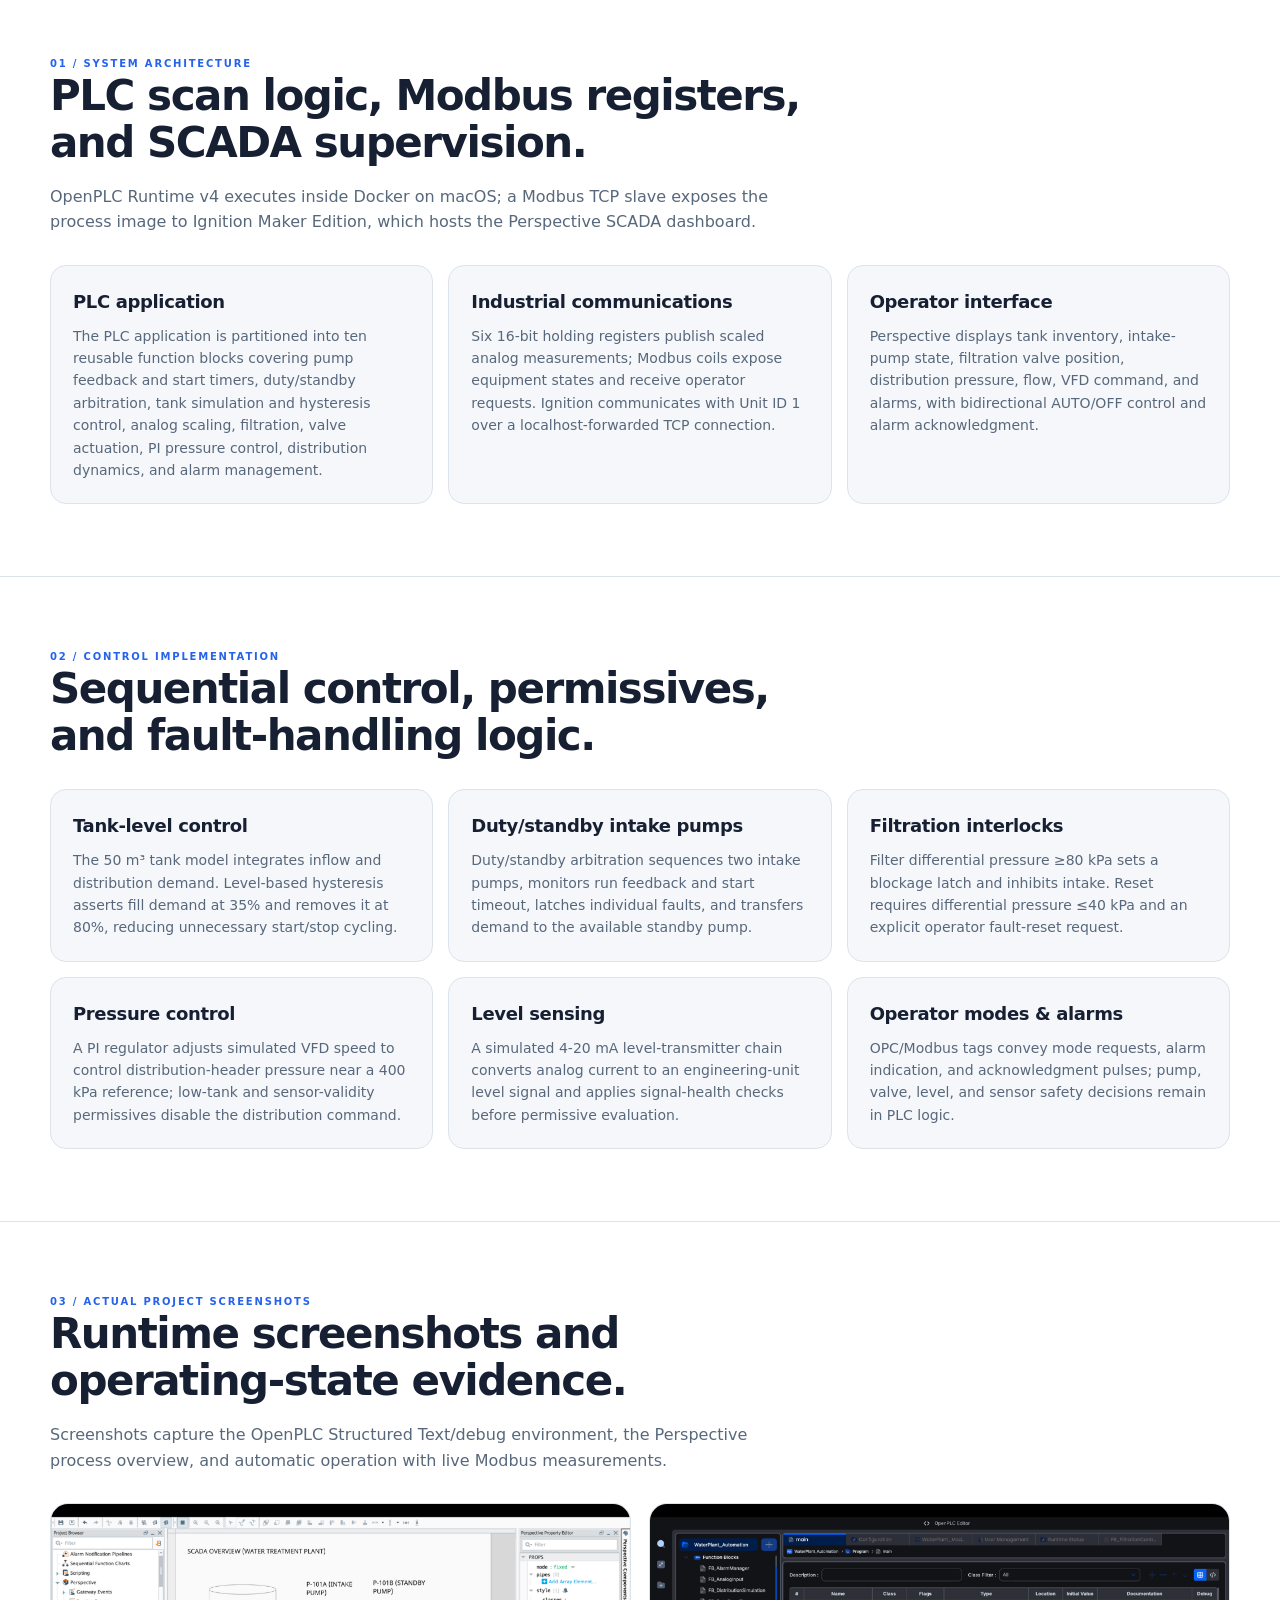
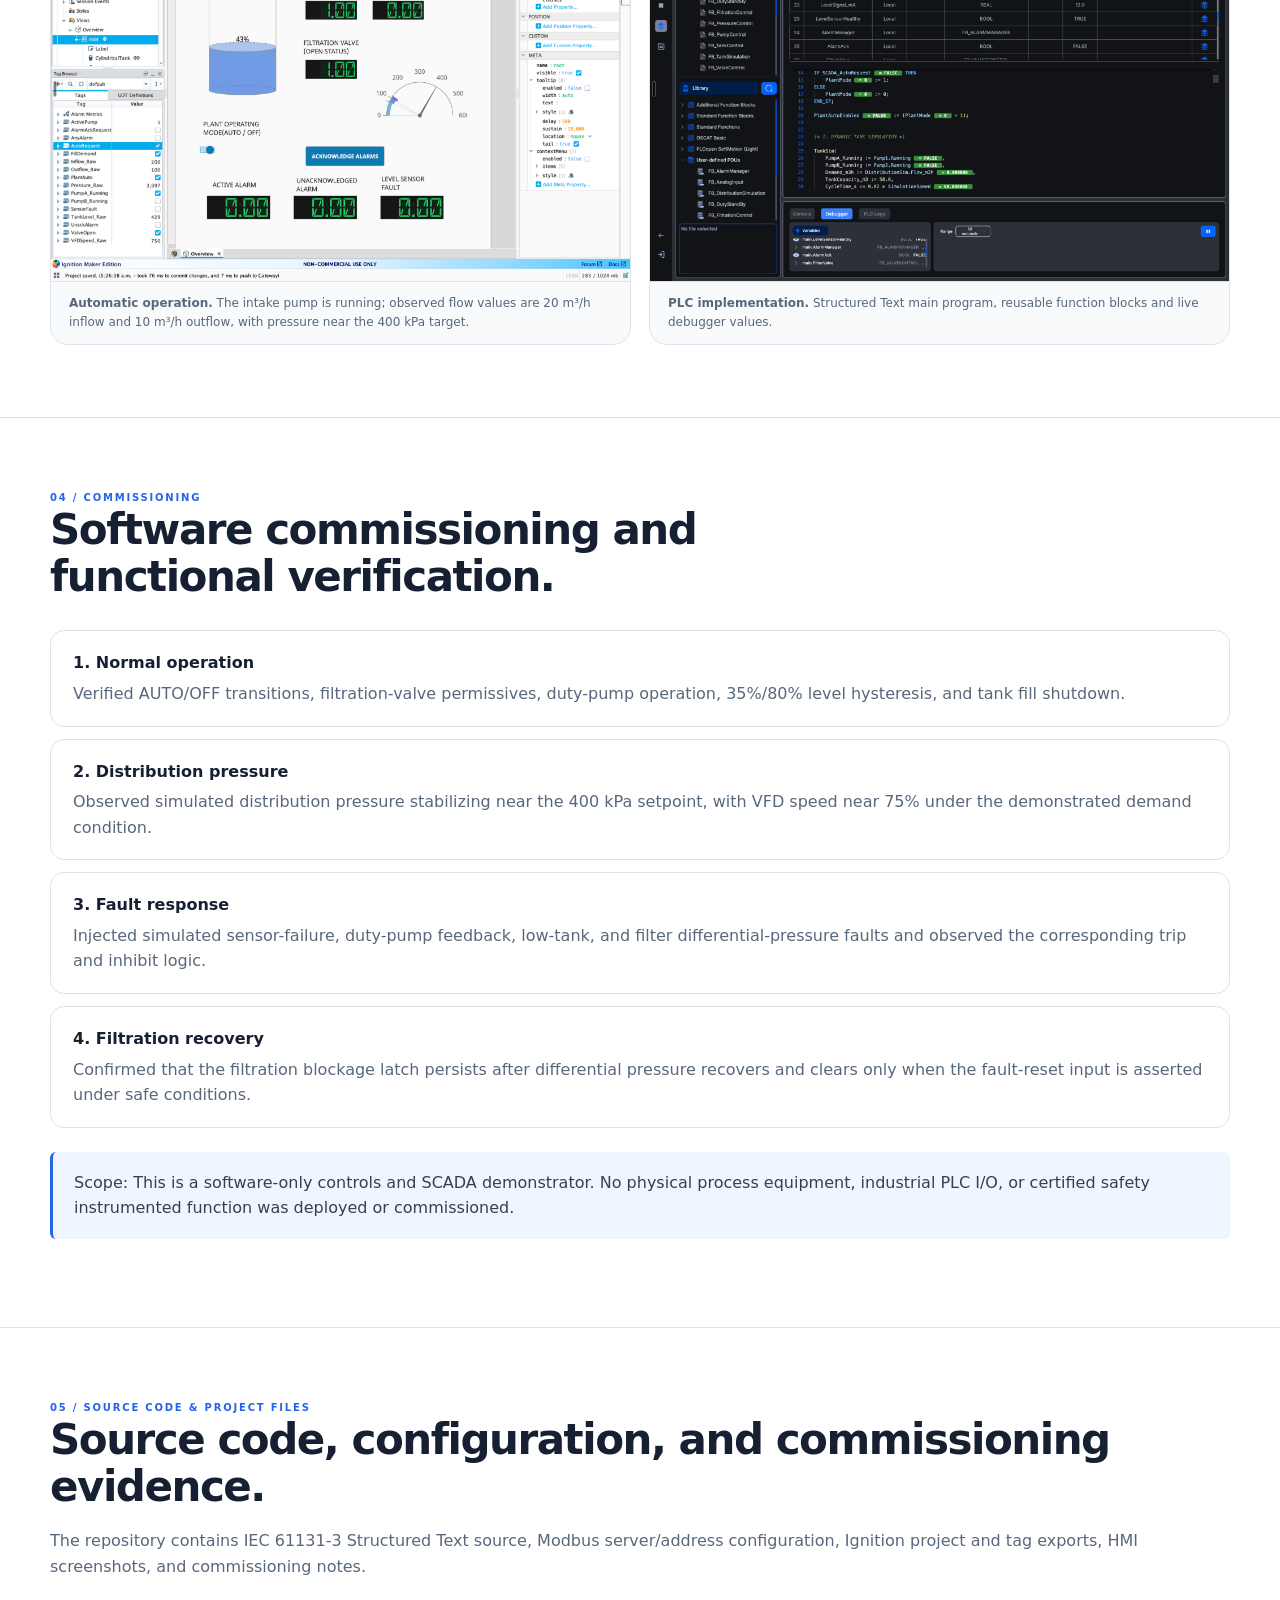
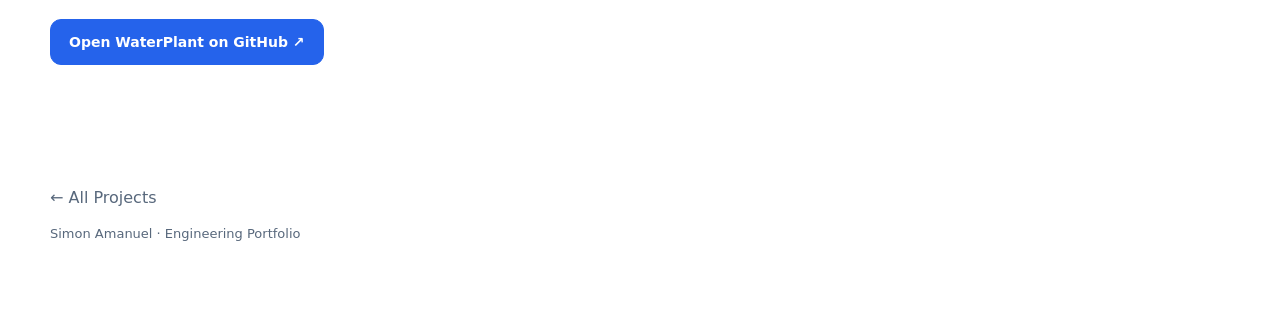
<file: waterplant.html>
<!DOCTYPE html>

<html lang="en">
<head>
<meta charset="utf-8"/>
<meta content="width=device-width, initial-scale=1" name="viewport"/>
<meta content="Water treatment PLC and SCADA automation: a simulated process-control system using OpenPLC Structured Text, Modbus TCP and Ignition Perspective." name="description"/>
<title>Water Treatment PLC &amp; SCADA Automation | Simon Amanuel</title>
<link href="styles.css" rel="stylesheet"/>
</head>
<body class="gridlab-page waterplant-page">
<a class="skip-link" href="#main-content">Skip to main content</a>
<nav aria-label="Main navigation">
<div class="container nav-inner">
<a class="brand" href="index.html">Simon Amanuel</a>
<div class="nav-links">
<a href="index.html#projects">Projects</a>
<a href="#system">System</a>
<a href="#controls">Control Logic</a>
<a href="#screenshots">Screenshots</a>
<a href="#commissioning">Commissioning</a>
<a href="#source">Source Code</a>
</div>
</div>
</nav>
<main id="main-content">
<header class="gridlab-hero">
<div class="container">
<div class="eyebrow">Independent Project · Industrial Automation</div>
<h1>Water Treatment Plant: PLC, HMI &amp; SCADA Automation</h1>
<p class="gridlab-intro">Developed a software-based water-treatment and distribution control system using IEC 61131-3 Structured Text, reusable PLC function blocks, Modbus TCP process-data mapping, and an Ignition Perspective operator interface. The system models equipment permissives, tank-level regulation, duty/standby intake pumping, filtration protection, and PI-based distribution pressure control.</p>
<div class="tags">
<span class="tag">OpenPLC v4</span>
<span class="tag">Structured Text</span>
<span class="tag">Ignition Perspective</span>
<span class="tag">Modbus TCP</span>
<span class="tag">Docker</span>
<span class="tag">Control &amp; Instrumentation</span>
</div>
<div class="actions">
<a class="button primary" href="https://github.com/simonamanuel/Waterplant_PLC_SCADA" rel="noopener noreferrer" target="_blank">View GitHub Repository ↗</a>
<a class="button" href="index.html#projects">Back to Projects</a>
</div>
<figure class="gridlab-figure">
<img alt="Actual Ignition Perspective SCADA overview with tank level, intake pump statuses, filtration valve, distribution pressure and operator controls" src="assets/waterplant-scada-overview.png"/>
<figcaption>The completed Ignition Perspective overview showing the simulated plant and its monitoring and control points.</figcaption>
</figure>
</div>
</header>
<section id="system">
<div class="container">
<div class="section-heading">
<div class="eyebrow">01 / System architecture</div>
<h2>PLC scan logic, Modbus registers, and SCADA supervision.</h2>
<p>OpenPLC Runtime v4 executes inside Docker on macOS; a Modbus TCP slave exposes the process image to Ignition Maker Edition, which hosts the Perspective SCADA dashboard.</p>
</div>
<div class="gridlab-feature-grid">
<article class="gridlab-feature"><h3>PLC application</h3><p>The PLC application is partitioned into ten reusable function blocks covering pump feedback and start timers, duty/standby arbitration, tank simulation and hysteresis control, analog scaling, filtration, valve actuation, PI pressure control, distribution dynamics, and alarm management.</p></article>
<article class="gridlab-feature"><h3>Industrial communications</h3><p>Six 16-bit holding registers publish scaled analog measurements; Modbus coils expose equipment states and receive operator requests. Ignition communicates with Unit ID 1 over a localhost-forwarded TCP connection.</p></article>
<article class="gridlab-feature"><h3>Operator interface</h3><p>Perspective displays tank inventory, intake-pump state, filtration valve position, distribution pressure, flow, VFD command, and alarms, with bidirectional AUTO/OFF control and alarm acknowledgment.</p></article>
</div>
</div>
</section>
<section id="controls">
<div class="container">
<div class="section-heading"><div class="eyebrow">02 / Control implementation</div><h2>Sequential control, permissives, and fault-handling logic.</h2></div>
<div class="gridlab-feature-grid">
<article class="gridlab-feature"><h3>Tank-level control</h3><p>The 50 m³ tank model integrates inflow and distribution demand. Level-based hysteresis asserts fill demand at 35% and removes it at 80%, reducing unnecessary start/stop cycling.</p></article>
<article class="gridlab-feature"><h3>Duty/standby intake pumps</h3><p>Duty/standby arbitration sequences two intake pumps, monitors run feedback and start timeout, latches individual faults, and transfers demand to the available standby pump.</p></article>
<article class="gridlab-feature"><h3>Filtration interlocks</h3><p>Filter differential pressure ≥80 kPa sets a blockage latch and inhibits intake. Reset requires differential pressure ≤40 kPa and an explicit operator fault-reset request.</p></article>
<article class="gridlab-feature"><h3>Pressure control</h3><p>A PI regulator adjusts simulated VFD speed to control distribution-header pressure near a 400 kPa reference; low-tank and sensor-validity permissives disable the distribution command.</p></article>
<article class="gridlab-feature"><h3>Level sensing</h3><p>A simulated 4-20 mA level-transmitter chain converts analog current to an engineering-unit level signal and applies signal-health checks before permissive evaluation.</p></article>
<article class="gridlab-feature"><h3>Operator modes &amp; alarms</h3><p>OPC/Modbus tags convey mode requests, alarm indication, and acknowledgment pulses; pump, valve, level, and sensor safety decisions remain in PLC logic.</p></article>
</div>
</div>
</section>
<section id="screenshots">
<div class="container">
<div class="section-heading"><div class="eyebrow">03 / Actual project screenshots</div><h2>Runtime screenshots and operating-state evidence.</h2><p>Screenshots capture the OpenPLC Structured Text/debug environment, the Perspective process overview, and automatic operation with live Modbus measurements.</p></div>
<div class="gridlab-screenshot-grid">
<figure class="gridlab-figure"><img alt="Ignition HMI in AUTO mode with Pump A running, tank filling and distribution pressure near 400 kPa" loading="lazy" src="assets/waterplant-automatic-operation.png"/><figcaption><strong>Automatic operation.</strong> The intake pump is running; observed flow values are 20 m³/h inflow and 10 m³/h outflow, with pressure near the 400 kPa target.</figcaption></figure>
<figure class="gridlab-figure"><img alt="OpenPLC Editor displaying reusable function blocks, Structured Text code and live debugger values" loading="lazy" src="assets/waterplant-plc-control-logic.png"/><figcaption><strong>PLC implementation.</strong> Structured Text main program, reusable function blocks and live debugger values.</figcaption></figure>
</div>
</div>
</section>
<section id="commissioning">
<div class="container">
<div class="section-heading"><div class="eyebrow">04 / Commissioning</div><h2>Software commissioning and functional verification.</h2></div>
<div class="gridlab-steps">
<div class="gridlab-step"><strong>1. Normal operation</strong><p>Verified AUTO/OFF transitions, filtration-valve permissives, duty-pump operation, 35%/80% level hysteresis, and tank fill shutdown.</p></div>
<div class="gridlab-step"><strong>2. Distribution pressure</strong><p>Observed simulated distribution pressure stabilizing near the 400 kPa setpoint, with VFD speed near 75% under the demonstrated demand condition.</p></div>
<div class="gridlab-step"><strong>3. Fault response</strong><p>Injected simulated sensor-failure, duty-pump feedback, low-tank, and filter differential-pressure faults and observed the corresponding trip and inhibit logic.</p></div>
<div class="gridlab-step"><strong>4. Filtration recovery</strong><p>Confirmed that the filtration blockage latch persists after differential pressure recovers and clears only when the fault-reset input is asserted under safe conditions.</p></div>
</div>
<p class="gridlab-note" style="margin-top:24px">Scope: This is a software-only controls and SCADA demonstrator. No physical process equipment, industrial PLC I/O, or certified safety instrumented function was deployed or commissioned.</p>
</div>
</section>
<section id="source">
<div class="container gridlab-close">
<div><div class="eyebrow">05 / Source code &amp; project files</div><h2>Source code, configuration, and commissioning evidence.</h2><p class="muted">The repository contains IEC 61131-3 Structured Text source, Modbus server/address configuration, Ignition project and tag exports, HMI screenshots, and commissioning notes.</p></div>
<a class="button primary" href="https://github.com/simonamanuel/Waterplant_PLC_SCADA" rel="noopener noreferrer" target="_blank">Open WaterPlant on GitHub ↗</a>
</div>
</section>
</main>
<footer><div class="container"><a href="index.html#projects">← All Projects</a><p class="small">Simon Amanuel · Engineering Portfolio</p></div></footer>
</body>
</html>
</file>
<file: styles.css>
:root{--bg:#0b0f14;--panel:#111821;--text:#f4f7fb;--muted:#a8b3c2;--line:#263241;--accent:#7db7ff;--accent-2:#b8d7ff;--max:1120px}
*{box-sizing:border-box}html{scroll-behavior:smooth}
body{margin:0;font-family:Inter,ui-sans-serif,system-ui,-apple-system,BlinkMacSystemFont,"Segoe UI",sans-serif;background:var(--bg);color:var(--text);line-height:1.6}
.skip-link{position:fixed;left:14px;top:12px;z-index:9999;padding:10px 14px;border-radius:9px;background:#e9f5ff;color:#07111b;font-weight:800;transform:translateY(-160%);transition:transform .16s ease}
.skip-link:focus{transform:translateY(0)}
a:focus-visible,button:focus-visible,video:focus-visible{outline:3px solid #67e5e1;outline-offset:4px}
a{color:inherit;text-decoration:none}img{max-width:100%;display:block}.container{width:min(var(--max),calc(100% - 40px));margin:0 auto}
nav{position:sticky;top:0;z-index:20;backdrop-filter:blur(14px);background:rgba(11,15,20,.82);border-bottom:1px solid rgba(255,255,255,.06)}
.nav-inner{height:68px;display:flex;align-items:center;justify-content:space-between;gap:20px}.brand{font-weight:750;letter-spacing:-.02em}.nav-links{display:flex;gap:22px;color:var(--muted);font-size:14px}.nav-links a:hover{color:var(--text)}
.hero{padding:104px 0 70px}.eyebrow{text-transform:uppercase;letter-spacing:.16em;font-size:12px;font-weight:800;color:var(--accent)}
h1{margin:12px 0 18px;font-size:clamp(44px,7vw,78px);line-height:1.02;letter-spacing:-.055em}h2{margin:0 0 18px;font-size:clamp(28px,4vw,42px);line-height:1.12;letter-spacing:-.035em}h3{margin:0 0 8px;font-size:19px;letter-spacing:-.02em}
.lead{max-width:780px;color:var(--muted);font-size:clamp(18px,2.2vw,22px)}.actions{display:flex;flex-wrap:wrap;gap:12px;margin-top:30px}
.button{display:inline-flex;align-items:center;justify-content:center;min-height:46px;padding:0 18px;border-radius:11px;border:1px solid var(--line);background:var(--panel);font-weight:700;font-size:14px}.button.primary{background:var(--text);color:#091019;border-color:var(--text)}
section{padding:72px 0;border-top:1px solid rgba(255,255,255,.055)}.section-heading{max-width:760px;margin-bottom:30px}.section-heading p{color:var(--muted);margin:0}
.project-card{display:grid;grid-template-columns:1.05fr .95fr;overflow:hidden;border:1px solid var(--line);border-radius:20px;background:var(--panel)}
.project-card .image{min-height:390px;background-size:cover;background-position:center}.project-card .content{padding:clamp(28px,4vw,48px);display:flex;flex-direction:column;justify-content:center}
.tags{display:flex;flex-wrap:wrap;gap:8px;margin:18px 0 26px}.tag{border:1px solid var(--line);border-radius:999px;padding:7px 10px;color:var(--accent-2);font-size:12px;font-weight:700}
.grid{display:grid;grid-template-columns:repeat(3,1fr);gap:16px}.card{background:var(--panel);border:1px solid var(--line);border-radius:16px;padding:24px}.card p,.muted{color:var(--muted)}.card p{margin-bottom:0}
.skill-list{display:grid;grid-template-columns:repeat(4,1fr);gap:12px}.skill{background:var(--panel);border:1px solid var(--line);border-radius:14px;padding:16px 18px;color:var(--accent-2);font-weight:700}
.project-hero{padding:80px 0 44px}.project-hero h1{font-size:clamp(48px,7vw,82px)}.meta-row{display:flex;flex-wrap:wrap;gap:10px 22px;color:var(--muted);margin-top:18px}
.hero-image{margin-top:34px;border-radius:20px;overflow:hidden;border:1px solid var(--line);background:var(--panel)}.hero-image img{width:100%;max-height:720px;object-fit:contain;background:white}
.two-col{display:grid;grid-template-columns:1fr 1fr;gap:34px}.flow{display:grid;grid-template-columns:repeat(4,1fr);gap:12px;align-items:stretch}.flow-step{background:var(--panel);border:1px solid var(--line);border-radius:15px;padding:22px}.flow-step .num{color:var(--accent);font-weight:900;font-size:12px;letter-spacing:.1em}.flow-step p{color:var(--muted);margin:8px 0 0;font-size:14px}
.arch{display:grid;gap:12px}.arch-row{display:grid;grid-template-columns:1fr auto 1fr auto 1fr;gap:12px;align-items:center}.arch-box{background:var(--panel);border:1px solid var(--line);border-radius:14px;padding:18px;text-align:center}.arrow{color:var(--accent);font-weight:900}
.verification{display:grid;grid-template-columns:repeat(3,1fr);gap:12px}.check{background:var(--panel);border:1px solid var(--line);border-radius:14px;padding:18px}.check strong{display:block;margin-bottom:4px}.check span{color:var(--muted);font-size:14px}
.gallery{display:grid;grid-template-columns:1.15fr .85fr;gap:16px;align-items:stretch}.gallery img{width:100%;height:100%;min-height:320px;object-fit:contain;background:white;border-radius:16px;border:1px solid var(--line)}
.video-grid{display:grid;grid-template-columns:1fr 1fr;gap:16px}.video-card{background:var(--panel);border:1px solid var(--line);border-radius:16px;padding:24px}.video-card p{color:var(--muted)}
.ui-grid{display:grid;grid-template-columns:repeat(3,1fr);gap:16px}.ui-card{background:var(--panel);border:1px solid var(--line);border-radius:16px;overflow:hidden}.ui-card img{width:100%;aspect-ratio:4/5;object-fit:cover;border-bottom:1px solid var(--line)}.ui-card .ui-copy{padding:18px}.ui-card .ui-copy p{color:var(--muted);margin:8px 0 0;font-size:14px}
.evidence-grid{display:grid;grid-template-columns:repeat(2,1fr);gap:16px}.evidence-grid-three{grid-template-columns:repeat(3,1fr)}.evidence-card{background:var(--panel);border:1px solid var(--line);border-radius:16px;overflow:hidden}.evidence-card img{width:100%;aspect-ratio:16/10;object-fit:contain;background:#d0d0d0;border-bottom:1px solid var(--line)}.evidence-copy{padding:18px}.evidence-copy p{color:var(--muted);margin:8px 0 0;font-size:14px}
.highlight{color:var(--text);font-weight:700}footer{padding:48px 0 70px;color:var(--muted)}.small{font-size:13px}
@media(max-width:820px){.project-card,.two-col,.gallery{grid-template-columns:1fr}.grid,.verification{grid-template-columns:1fr 1fr}.skill-list{grid-template-columns:1fr 1fr}.flow{grid-template-columns:1fr 1fr}.arch-row{grid-template-columns:1fr}.arrow{transform:rotate(90deg);text-align:center}.video-grid,.ui-grid,.evidence-grid,.evidence-grid-three{grid-template-columns:1fr}.project-card .image{min-height:310px}}
@media(max-width:560px){.container{width:min(var(--max),calc(100% - 26px))}.nav-links{gap:12px;font-size:12px}.hero{padding-top:70px}.grid,.verification,.flow,.skill-list{grid-template-columns:1fr}}


/* =========================================
   Analog Video Project — portfolio layout
   ========================================= */
.analog-page {
  background:
    radial-gradient(circle at 83% 8%, rgba(64,125,255,.13), transparent 28rem),
    radial-gradient(circle at 15% 38%, rgba(93,70,255,.08), transparent 25rem),
    var(--bg);
}
.analog-page section { border-top: 1px solid rgba(255,255,255,.055); }
.analog-hero { padding: 86px 0 48px; overflow: hidden; }
.analog-hero-grid {
  display: grid;
  grid-template-columns: .9fr 1.1fr;
  gap: clamp(34px,6vw,82px);
  align-items: center;
}
.analog-hero-copy { position: relative; z-index: 2; }
.analog-hero h1 {
  max-width: 680px;
  font-size: clamp(54px,7vw,88px);
  margin: 14px 0 24px;
  line-height: .96;
}
.analog-lead {
  max-width: 640px;
  font-size: clamp(18px,2vw,22px);
  color: var(--muted);
  line-height: 1.62;
}
.analog-role {
  display: flex;
  gap: 13px;
  align-items: flex-start;
  padding: 15px 0;
  margin: 22px 0 0;
  border-top: 1px solid rgba(255,255,255,.09);
  border-bottom: 1px solid rgba(255,255,255,.09);
  color: var(--muted);
  font-size: 14px;
}
.analog-role-label {
  color: var(--text);
  font-weight: 800;
  white-space: nowrap;
}
.analog-hero-visual { position: relative; min-width: 0; }
.analog-glow {
  position: absolute;
  inset: 10% 6%;
  background: radial-gradient(circle, rgba(125,183,255,.18), transparent 65%);
  filter: blur(35px);
  transform: scale(1.15);
}
.analog-window {
  position: relative;
  transform: rotate(1.3deg);
  border: 1px solid rgba(255,255,255,.13);
  background: rgba(17,24,33,.84);
  border-radius: 22px;
  overflow: hidden;
  box-shadow: 0 32px 80px rgba(0,0,0,.38);
}
.analog-window-bar {
  height: 42px;
  padding: 0 14px;
  display: flex;
  align-items: center;
  gap: 7px;
  background: rgba(255,255,255,.035);
  border-bottom: 1px solid rgba(255,255,255,.08);
}
.analog-window-bar span {
  width: 8px; height: 8px; border-radius: 50%;
  background: rgba(255,255,255,.26);
}
.analog-window-bar small {
  margin-left: 9px;
  color: rgba(255,255,255,.46);
  font-size: 11px;
  letter-spacing: .04em;
}
.analog-window img {
  width: 100%;
  aspect-ratio: 16/10;
  object-fit: cover;
  object-position: center;
}
.analog-stats {
  display: grid;
  grid-template-columns: repeat(3,1fr);
  margin-top: 54px;
  border: 1px solid rgba(255,255,255,.08);
  border-radius: 16px;
  overflow: hidden;
  background: rgba(255,255,255,.025);
}
.analog-stats > div {
  padding: 18px 22px;
  display: flex;
  align-items: baseline;
  gap: 10px;
}
.analog-stats > div + div { border-left: 1px solid rgba(255,255,255,.08); }
.analog-stats strong {
  font-size: 26px;
  letter-spacing: -.04em;
}
.analog-stats span { color: var(--muted); font-size: 13px; }

.analog-intro { padding: 88px 0; }
.analog-intro-grid {
  display: grid;
  grid-template-columns: .9fr 1.1fr;
  gap: clamp(32px,7vw,90px);
  align-items: start;
}
.analog-intro-grid h2 { max-width: 510px; }
.analog-intro-copy {
  color: var(--muted);
  font-size: 18px;
  max-width: 620px;
}
.analog-intro-copy p:first-child { margin-top: 0; }

.analog-flow {
  margin-top: 58px;
  display: grid;
  grid-template-columns: 1fr auto 1fr auto 1fr auto 1fr;
  gap: 12px;
  align-items: stretch;
}
.analog-flow-item {
  min-height: 170px;
  border: 1px solid rgba(255,255,255,.08);
  background: linear-gradient(180deg, rgba(255,255,255,.035), rgba(255,255,255,.015));
  border-radius: 18px;
  padding: 20px;
  display: flex;
  flex-direction: column;
}
.analog-flow-item span {
  color: var(--accent);
  font-size: 11px;
  font-weight: 900;
  letter-spacing: .13em;
}
.analog-flow-item strong {
  margin-top: auto;
  font-size: 17px;
}
.analog-flow-item small {
  color: var(--muted);
  line-height: 1.45;
  margin-top: 5px;
  font-size: 12px;
}
.analog-flow-arrow {
  align-self: center;
  color: rgba(125,183,255,.65);
  font-size: 19px;
}

.analog-work { padding: 86px 0; }
.analog-section-head {
  display: grid;
  grid-template-columns: 1.2fr .8fr;
  gap: 40px;
  align-items: end;
  margin-bottom: 32px;
}
.analog-section-head h2 { max-width: 650px; margin-bottom: 0; }
.analog-section-head > p {
  margin: 0;
  color: var(--muted);
  max-width: 430px;
  justify-self: end;
}
.analog-work-grid {
  display: grid;
  grid-template-columns: repeat(2,1fr);
  gap: 14px;
}
.analog-work-card {
  position: relative;
  min-height: 215px;
  padding: 27px;
  border-radius: 19px;
  border: 1px solid rgba(255,255,255,.08);
  background:
    linear-gradient(145deg, rgba(125,183,255,.045), rgba(255,255,255,.015) 46%),
    var(--panel);
  overflow: hidden;
}
.analog-work-card::after {
  content: "";
  position: absolute;
  width: 110px; height: 110px;
  border: 1px solid rgba(125,183,255,.08);
  border-radius: 50%;
  right: -45px; bottom: -50px;
}
.analog-card-num {
  color: var(--accent);
  font-size: 11px;
  font-weight: 900;
  letter-spacing: .14em;
}
.analog-work-card h3 { margin-top: 40px; font-size: 21px; }
.analog-work-card p { margin: 8px 0 0; color: var(--muted); max-width: 500px; }

.project-evidence-callout{
  position:relative;
  display:grid;
  grid-template-columns:.85fr 1.15fr;
  gap:clamp(28px,5vw,66px);
  margin-top:18px;
  padding:clamp(28px,4vw,42px);
  border:1px solid rgba(103,229,225,.18);
  border-radius:21px;
  background:
    radial-gradient(circle at 8% 8%,rgba(103,229,225,.075),transparent 19rem),
    linear-gradient(145deg,rgba(105,183,255,.035),rgba(255,255,255,.012)),
    var(--panel);
  overflow:hidden;
}
.project-evidence-callout::after{
  content:"";
  position:absolute;
  width:170px;height:170px;
  right:-85px;bottom:-95px;
  border:1px solid rgba(103,229,225,.1);
  border-radius:50%;
  box-shadow:0 0 0 28px rgba(103,229,225,.018);
}
.project-evidence-callout>div{position:relative;z-index:1}
.project-evidence-callout span{
  color:var(--cyan);
  font-size:9px;
  font-weight:900;
  letter-spacing:.15em;
  text-transform:uppercase;
}
.project-evidence-callout h3{margin:10px 0 0;font-size:clamp(25px,3vw,37px);line-height:1.08}
.project-evidence-callout p{margin:0;color:#aebdcb;line-height:1.68}
.project-evidence-callout ul{display:grid;grid-template-columns:1fr 1fr;gap:8px 16px;margin:18px 0 0;padding:0;list-style:none}
.project-evidence-callout li{position:relative;padding-left:16px;color:#c9d5df;font-size:12px;line-height:1.5}
.project-evidence-callout li::before{content:"";position:absolute;left:0;top:.55em;width:6px;height:6px;border:1px solid var(--cyan);border-radius:50%;box-shadow:0 0 8px rgba(103,229,225,.32)}
.mail-power-callout{margin-top:24px}

.analog-testing { padding: 88px 0; }
.analog-gallery {
  display: grid;
  grid-template-columns: 1.25fr .75fr;
  grid-template-rows: 1fr 1fr;
  gap: 14px;
}
.analog-shot {
  position: relative;
  margin: 0;
  min-height: 260px;
  border: 1px solid rgba(255,255,255,.09);
  border-radius: 20px;
  overflow: hidden;
  background: #d4d4d4;
}
.analog-shot-large { grid-row: span 2; min-height: 536px; }
.analog-shot img {
  width: 100%;
  height: 100%;
  min-height: inherit;
  object-fit: cover;
}
.analog-shot::after {
  content: "";
  position: absolute;
  inset: 45% 0 0;
  background: linear-gradient(transparent, rgba(5,8,12,.93));
  pointer-events: none;
}
.analog-shot figcaption {
  position: absolute;
  z-index: 2;
  left: 20px; right: 20px; bottom: 18px;
  display: flex;
  flex-direction: column;
}
.analog-shot figcaption strong { font-size: 16px; }
.analog-shot figcaption span { color: #c5cfda; font-size: 12px; margin-top: 2px; }
.analog-result-strip {
  margin-top: 18px;
  padding: 20px 22px;
  border: 1px solid rgba(125,183,255,.18);
  border-radius: 15px;
  background: rgba(125,183,255,.045);
}
.analog-result-strip > div { display: flex; gap: 14px; align-items: flex-start; }
.analog-result-mark {
  flex: 0 0 30px;
  width: 30px; height: 30px;
  border: 1px solid rgba(125,183,255,.3);
  border-radius: 50%;
  display: grid;
  place-items: center;
  color: var(--accent);
  font-weight: 900;
}
.analog-result-strip p { margin: 2px 0 0; color: var(--muted); }
.analog-result-strip strong { color: var(--text); }
.analog-measure-grid{display:grid;grid-template-columns:repeat(3,1fr);gap:12px;margin-top:18px}
.analog-measure-grid article{padding:18px;border:1px solid rgba(103,229,225,.12);border-radius:15px;background:linear-gradient(145deg,rgba(103,229,225,.055),rgba(255,255,255,.015))}
.analog-measure-grid strong{display:block;color:#67e5e1;font-size:18px}
.analog-measure-grid span{display:block;margin-top:5px;color:var(--muted);font-size:12px;line-height:1.5}

.analog-tech { padding: 28px 0 !important; }
.analog-tech-inner {
  display: flex;
  gap: 24px;
  align-items: center;
}
.analog-tech-inner > span {
  flex: 0 0 auto;
  color: var(--accent);
  text-transform: uppercase;
  letter-spacing: .13em;
  font-size: 10px;
  font-weight: 900;
}
.analog-tech-inner p {
  margin: 0;
  color: var(--muted);
  font-size: 13px;
}

.analog-close { padding: 72px 0 86px; }
.analog-close-card {
  padding: 34px 38px;
  border: 1px solid rgba(255,255,255,.09);
  border-radius: 22px;
  background:
    radial-gradient(circle at 85% 20%, rgba(125,183,255,.08), transparent 14rem),
    var(--panel);
  display: flex;
  align-items: center;
  justify-content: space-between;
  gap: 30px;
}
.analog-close-card h2 { margin: 8px 0 0; font-size: clamp(26px,3vw,38px); }

@media(max-width:900px) {
  .analog-hero-grid,
  .analog-intro-grid,
  .analog-section-head { grid-template-columns: 1fr; }
  .analog-section-head > p { justify-self: start; }
  .analog-flow { grid-template-columns: 1fr 1fr; }
  .analog-flow-arrow { display: none; }
  .analog-gallery { grid-template-columns: 1fr 1fr; grid-template-rows: auto; }
  .analog-shot-large { grid-column: span 2; grid-row: auto; min-height: 400px; }
}
@media(max-width:620px) {
  .analog-hero { padding-top: 62px; }
  .analog-hero h1 { font-size: clamp(46px,14vw,68px); }
  .analog-stats { grid-template-columns: 1fr; }
  .analog-stats > div + div { border-left: 0; border-top: 1px solid rgba(255,255,255,.08); }
  .analog-flow,
  .analog-work-grid,
  .analog-gallery { grid-template-columns: 1fr; }
  .analog-shot-large { grid-column: auto; min-height: 300px; }
  .analog-shot { min-height: 245px; }
  .analog-tech-inner,
  .analog-close-card { align-items: flex-start; flex-direction: column; }
}


/* =========================================
   MailRover — flagship portfolio layout
   ========================================= */
.mail-page{
  background:
    radial-gradient(circle at 82% 7%,rgba(48,132,255,.14),transparent 30rem),
    radial-gradient(circle at 9% 42%,rgba(71,92,255,.06),transparent 25rem),
    var(--bg);
}
.mail-hero{padding:88px 0 72px;overflow:hidden}
.mail-hero-grid{display:grid;grid-template-columns:.88fr 1.12fr;gap:clamp(38px,6vw,84px);align-items:center}
.mail-hero h1{font-size:clamp(66px,9vw,112px);margin:8px 0 18px}
.mail-lead{font-size:clamp(19px,2.1vw,23px);color:var(--muted);max-width:620px}
.mail-role-line{margin:26px 0 0;padding:14px 0;border-top:1px solid rgba(255,255,255,.09);border-bottom:1px solid rgba(255,255,255,.09);display:flex;gap:12px;align-items:flex-start;font-size:14px}
.mail-role-line span{color:var(--accent);font-size:10px;font-weight:900;text-transform:uppercase;letter-spacing:.13em;padding-top:3px}
.mail-role-line strong{font-weight:700}
.mail-hero-media{position:relative;min-height:540px;display:grid;place-items:center}
.mail-hero-media img{position:relative;z-index:2;width:83%;max-height:520px;object-fit:cover;border-radius:28px;border:1px solid rgba(255,255,255,.12);box-shadow:0 38px 90px rgba(0,0,0,.42);transform:rotate(1deg)}
.mail-orbit{position:absolute;border:1px solid rgba(125,183,255,.13);border-radius:50%}
.mail-orbit-a{width:520px;height:520px}
.mail-orbit-b{width:390px;height:390px;border-style:dashed}
.mail-float-card{position:absolute;z-index:3;right:0;bottom:42px;padding:14px 16px;border:1px solid rgba(255,255,255,.12);background:rgba(12,18,25,.88);backdrop-filter:blur(16px);border-radius:14px;box-shadow:0 16px 45px rgba(0,0,0,.3)}
.mail-float-card span{display:block;color:var(--muted);font-size:10px;text-transform:uppercase;letter-spacing:.11em}
.mail-float-card strong{display:block;margin-top:2px;font-size:14px}
.mail-hero-demo{display:inline-flex;margin-top:24px}
.mail-overview,.mail-role-section,.mail-ui-section,.mail-proof,.mail-team{padding:88px 0}
.mail-overview-grid{display:grid;grid-template-columns:.95fr 1.05fr;gap:clamp(35px,7vw,88px)}
.mail-overview-copy{color:var(--muted);font-size:18px;max-width:620px}
.mail-flow{margin-top:54px;display:grid;grid-template-columns:1fr auto 1fr auto 1fr auto 1fr;align-items:center}
.mail-flow-step{padding:23px;border:1px solid rgba(255,255,255,.08);border-radius:17px;background:linear-gradient(180deg,rgba(255,255,255,.035),rgba(255,255,255,.015));min-height:130px}
.mail-flow-step span,.mail-num{display:block;color:var(--accent);font-size:10px;font-weight:900;letter-spacing:.14em}
.mail-flow-step strong{display:block;margin-top:30px}
.mail-flow-step small{display:block;color:var(--muted);margin-top:2px}
.mail-flow-line{width:34px;height:1px;background:linear-gradient(90deg,rgba(125,183,255,.2),rgba(125,183,255,.8))}
.mail-section-head{display:grid;grid-template-columns:1.2fr .8fr;gap:40px;align-items:end;margin-bottom:34px}
.mail-section-head h2{margin-bottom:0;max-width:660px}
.mail-section-head>p{color:var(--muted);margin:0;max-width:440px;justify-self:end}
.mail-role-grid{display:grid;grid-template-columns:1.15fr .85fr;gap:14px}
.mail-role-card{position:relative;min-height:220px;padding:27px;border:1px solid rgba(255,255,255,.08);border-radius:19px;background:var(--panel);overflow:hidden}
.mail-role-card.featured{grid-row:span 2;min-height:454px;background:radial-gradient(circle at 85% 15%,rgba(125,183,255,.12),transparent 17rem),var(--panel)}
.mail-role-card h3{font-size:22px;margin-top:36px}
.mail-role-card.featured h3{font-size:30px;margin-top:116px}
.mail-role-card p{color:var(--muted);max-width:520px}
.mail-mini-tags{display:flex;gap:7px;flex-wrap:wrap;margin-top:25px}
.mail-mini-tags span{border:1px solid rgba(255,255,255,.09);padding:5px 8px;border-radius:999px;color:var(--accent-2);font-size:10px}
.mail-ui-gallery{display:grid;grid-template-columns:repeat(3,1fr);gap:18px;padding-top:18px}
.mail-screen{margin:0;background:var(--panel);border:1px solid rgba(255,255,255,.09);border-radius:22px;overflow:hidden;box-shadow:0 20px 50px rgba(0,0,0,.16)}
.mail-screen.raised{transform:translateY(-18px)}
.mail-screen img{width:100%;aspect-ratio:4/5;object-fit:cover}
.mail-screen figcaption{padding:17px 18px 20px;display:flex;flex-direction:column}
.mail-screen figcaption span{color:var(--muted);font-size:12px}
.mail-proof-grid{display:grid;grid-template-columns:1fr 1fr;gap:12px}
.mail-proof-item{display:flex;gap:13px;padding:20px;border:1px solid rgba(255,255,255,.08);border-radius:16px;background:rgba(255,255,255,.02)}
.mail-proof-item>span{flex:0 0 30px;width:30px;height:30px;border:1px solid rgba(125,183,255,.28);border-radius:50%;display:grid;place-items:center;color:var(--accent);font-weight:900}
.mail-proof-item p{margin:3px 0 0;color:var(--muted);font-size:13px}
.mail-evolution-head{margin-top:64px;padding-top:32px;border-top:1px solid rgba(255,255,255,.08);display:grid;grid-template-columns:1.1fr .9fr;gap:40px;align-items:end}
.mail-evolution-head h3{margin:7px 0 0;font-size:clamp(27px,3vw,40px);max-width:650px}
.mail-evolution-head>p{color:var(--muted);margin:0;max-width:480px;justify-self:end}
.mail-progress-track{display:flex;align-items:center;justify-content:center;gap:12px;flex-wrap:wrap;margin-top:25px;padding:14px 18px;border:1px solid rgba(255,255,255,.08);border-radius:999px;background:rgba(255,255,255,.018);color:var(--muted);font-size:10px;font-weight:800;letter-spacing:.08em;text-transform:uppercase}
.mail-progress-track i{color:rgba(125,183,255,.45);font-style:normal}
.mail-progress-track strong{color:var(--accent)}
.mail-earlier-head{display:flex;align-items:flex-start;justify-content:space-between;gap:28px;margin:42px 3px 5px;padding-top:25px;border-top:1px solid rgba(255,255,255,.08)}
.mail-earlier-head>span{color:var(--text);font-size:18px;font-weight:800}
.mail-earlier-head>p{margin:0;color:var(--muted);max-width:660px;font-size:13px}
.mail-design-head{margin-top:48px;display:grid;grid-template-columns:auto 1fr;column-gap:20px;align-items:baseline;padding:0 3px}
.mail-design-head>span{grid-row:1/3;color:var(--accent);font-size:9px;font-weight:900;letter-spacing:.14em;padding:6px 9px;border:1px solid rgba(125,183,255,.22);border-radius:999px}
.mail-design-head h3{margin:0;font-size:clamp(24px,2.8vw,34px)}
.mail-design-head p{margin:7px 0 0;color:var(--muted);max-width:760px}
.mail-build-photos{display:grid;grid-template-columns:.92fr 1.08fr;gap:16px;margin-top:27px}
.mail-build-photos figure{margin:0;position:relative;min-height:340px;border:1px solid rgba(255,255,255,.09);border-radius:20px;overflow:hidden;background:var(--panel);box-shadow:0 18px 45px rgba(0,0,0,.18);transition:transform .25s ease,border-color .25s ease,box-shadow .25s ease}
.mail-build-photos figure:hover{transform:translateY(-3px);border-color:rgba(125,183,255,.28);box-shadow:0 24px 58px rgba(0,0,0,.28)}
.mail-build-photos img{width:100%;height:100%;min-height:340px;object-fit:cover}
.mail-build-photos figure:first-child img{object-position:center 43%}
.mail-build-photos figure:last-child img{object-position:center 48%}
.mail-build-photos figcaption{position:absolute;inset:auto 0 0;padding:42px 20px 19px;background:linear-gradient(transparent,rgba(5,10,15,.94));display:flex;flex-direction:column}
.mail-build-photos figcaption span,.mail-video-copy>span{width:max-content;color:var(--accent);font-size:9px;font-weight:900;letter-spacing:.14em;padding:5px 8px;border:1px solid rgba(125,183,255,.2);border-radius:999px;background:rgba(7,15,24,.58)}
.mail-build-photos figcaption strong{font-size:17px}
.mail-build-photos figcaption small{color:#c1cad3;margin-top:3px}
.mail-video-story{position:relative;display:grid;grid-template-columns:1fr 1fr;gap:16px;margin-top:16px}
.mail-video-story-three{grid-template-columns:repeat(3,minmax(0,1fr));margin-top:22px}
.mail-video-card{overflow:hidden;border:1px solid rgba(255,255,255,.09);border-radius:20px;background:linear-gradient(180deg,rgba(255,255,255,.028),rgba(255,255,255,.008)),var(--panel);box-shadow:0 18px 48px rgba(0,0,0,.18);transition:transform .25s ease,border-color .25s ease,box-shadow .25s ease}
.mail-video-card:hover{transform:translateY(-3px);border-color:rgba(125,183,255,.3);box-shadow:0 26px 62px rgba(0,0,0,.28)}
.mail-video-card.featured{grid-column:1/-1;display:grid;grid-template-columns:1.35fr .65fr;align-items:stretch;border-color:rgba(125,183,255,.25);background:radial-gradient(circle at 92% 10%,rgba(125,183,255,.12),transparent 18rem),var(--panel)}
.mail-video-frame{background:#05090d;aspect-ratio:16/9;overflow:hidden}
.mail-video-card.featured .mail-video-frame{aspect-ratio:16/9}
.mail-video-frame video,.mail-video-frame iframe{display:block;width:100%;height:100%;border:0;object-fit:contain;background:#05090d}
.mail-youtube-link{position:relative;display:block;aspect-ratio:16/9;overflow:hidden;background:#05090d;border-bottom:1px solid rgba(255,255,255,.08)}
.mail-youtube-link img{display:block;width:100%;height:100%;object-fit:cover;opacity:.72;transition:transform .3s ease,opacity .3s ease}
.mail-youtube-link::after{content:"";position:absolute;inset:0;background:linear-gradient(180deg,rgba(3,7,11,.06),rgba(3,7,11,.62))}
.mail-play-badge{position:absolute;z-index:2;left:18px;bottom:17px;display:inline-flex;align-items:center;gap:9px;padding:10px 13px;border:1px solid rgba(255,255,255,.22);border-radius:999px;background:rgba(4,9,14,.82);backdrop-filter:blur(10px);color:#fff;font-size:11px;font-weight:850;letter-spacing:.04em}
.mail-play-badge b{display:grid;place-items:center;width:25px;height:25px;border-radius:50%;background:#ff0033;font-size:10px;padding-left:2px}
.mail-youtube-link:hover img{transform:scale(1.035);opacity:.92}
.mail-youtube-link:focus-visible{outline:3px solid var(--accent);outline-offset:-3px}
.mail-video-card:focus-within{outline:2px solid var(--accent);outline-offset:3px}
.mail-video-copy{padding:20px 21px 23px}
.mail-video-card.featured .mail-video-copy{display:flex;flex-direction:column;justify-content:center;padding:clamp(24px,4vw,45px)}
.mail-video-copy h3{margin:12px 0 7px;font-size:22px;line-height:1.16}
.mail-video-card.featured .mail-video-copy h3{font-size:clamp(25px,3vw,36px)}
.mail-video-copy p{margin:0;color:#aeb8c3;font-size:13px;line-height:1.65}
.mail-final-demo{margin-top:16px}
.mail-final-first{margin-top:25px;scroll-margin-top:90px;box-shadow:0 30px 80px rgba(0,0,0,.34),0 0 0 1px rgba(125,183,255,.08)}
.mail-final-first .mail-video-copy>span{color:#cfe6ff;background:rgba(35,111,180,.28)}
.mail-final-link{align-self:flex-start;margin-top:20px}
.mail-video-note{display:block;margin-top:10px;color:#8e9aa6;font-size:10px;line-height:1.4}
.mail-local-clip{background-image:linear-gradient(rgba(4,9,14,.1),rgba(4,9,14,.28)),url("assets/mailrover-robot.jpg");background-size:cover;background-position:center}
.mail-team-grid{display:grid;grid-template-columns:.9fr 1.1fr;gap:48px;align-items:center}
.mail-team-grid.mail-team-copy-only{grid-template-columns:minmax(0,780px);justify-content:center;text-align:center}
.mail-team-copy-only .mail-tech-line{text-align:left}
.mail-team-copy-only .button{margin-top:4px}
.mail-team-grid img{width:100%;border-radius:22px;border:1px solid rgba(255,255,255,.1);box-shadow:0 24px 60px rgba(0,0,0,.25)}
.mail-team-grid p{color:var(--muted);font-size:17px}
.mail-tech-line{margin:24px 0;padding:13px 0;border-top:1px solid rgba(255,255,255,.08);border-bottom:1px solid rgba(255,255,255,.08);color:var(--muted);font-size:12px}
.mail-tech-line span{color:var(--accent);text-transform:uppercase;letter-spacing:.12em;font-size:9px;font-weight:900;margin-right:10px}

/* =========================================
   RF project — portfolio layout
   ========================================= */
.rf-page{
  background:
    linear-gradient(rgba(255,255,255,.018) 1px,transparent 1px),
    linear-gradient(90deg,rgba(255,255,255,.018) 1px,transparent 1px),
    radial-gradient(circle at 84% 10%,rgba(113,83,255,.12),transparent 26rem),
    var(--bg);
  background-size:42px 42px,42px 42px,auto,auto;
}
.rf-hero{padding:88px 0 74px;overflow:hidden}
.rf-hero-grid{display:grid;grid-template-columns:.9fr 1.1fr;gap:clamp(40px,6vw,82px);align-items:center}
.rf-hero h1{font-size:clamp(54px,7.7vw,92px);line-height:.95;margin:12px 0 22px}
.rf-lead{color:var(--muted);font-size:clamp(18px,2vw,22px);max-width:670px}
.rf-role{display:flex;gap:12px;padding:14px 0;margin-top:24px;border-top:1px solid rgba(255,255,255,.09);border-bottom:1px solid rgba(255,255,255,.09);font-size:14px}
.rf-role span{color:var(--accent);font-size:10px;text-transform:uppercase;letter-spacing:.13em;font-weight:900;padding-top:3px}
.rf-hero-visual{position:relative;padding:30px}
.rf-grid-bg{position:absolute;inset:0;border:1px solid rgba(125,183,255,.09);border-radius:50%;transform:scale(.9)}
.rf-schematic-frame{position:relative;z-index:2;border:1px solid rgba(255,255,255,.1);border-radius:22px;background:#f5f5f5;padding:12px;box-shadow:0 35px 80px rgba(0,0,0,.36);transform:rotate(-1deg)}
.rf-schematic-frame img{width:100%;aspect-ratio:16/10;object-fit:contain}
.rf-frame-label{position:absolute;z-index:3;left:20px;top:18px;background:rgba(8,12,18,.87);color:#eef4ff;border-radius:999px;padding:6px 10px;font-size:10px;font-weight:800;letter-spacing:.03em}
.rf-overview,.rf-work,.rf-results,.rf-tech,.rf-close{padding:86px 0}
.rf-overview-grid{display:grid;grid-template-columns:.95fr 1.05fr;gap:clamp(36px,7vw,90px)}
.rf-overview-copy{color:var(--muted);font-size:18px;max-width:620px}
.rf-process{margin-top:55px;display:grid;grid-template-columns:1fr auto 1fr auto 1fr auto 1fr;gap:10px;align-items:center}
.rf-process>div:not(.rf-process-arrow){min-height:150px;padding:21px;border-radius:17px;border:1px solid rgba(255,255,255,.08);background:linear-gradient(160deg,rgba(125,183,255,.04),rgba(255,255,255,.015));display:flex;flex-direction:column}
.rf-process span,.rf-work-grid article>span{color:var(--accent);font-size:10px;letter-spacing:.14em;font-weight:900}
.rf-process strong{margin-top:auto}.rf-process small{color:var(--muted);font-size:12px;margin-top:3px}.rf-process-arrow{color:rgba(125,183,255,.55)}
.rf-section-head{display:grid;grid-template-columns:1.2fr .8fr;gap:40px;align-items:end;margin-bottom:34px}
.rf-section-head h2{margin-bottom:0;max-width:680px}.rf-section-head>p{margin:0;color:var(--muted);max-width:430px;justify-self:end}
.rf-work-grid{display:grid;grid-template-columns:repeat(2,1fr);gap:14px}
.rf-work-grid article{min-height:218px;padding:27px;border:1px solid rgba(255,255,255,.08);border-radius:18px;background:radial-gradient(circle at 90% 10%,rgba(125,183,255,.05),transparent 12rem),var(--panel)}
.rf-work-grid h3{margin-top:42px;font-size:21px}.rf-work-grid p{color:var(--muted)}
.rf-results-grid{display:grid;grid-template-columns:1.15fr .85fr;gap:15px}
.rf-results-grid figure{margin:0;border:1px solid rgba(255,255,255,.09);border-radius:20px;overflow:hidden;background:#f4f4f4;position:relative}
.rf-results-grid img{width:100%;height:100%;min-height:430px;object-fit:contain}
.rf-results-grid figcaption{position:absolute;left:16px;right:16px;bottom:14px;background:rgba(8,12,18,.9);backdrop-filter:blur(10px);padding:10px 12px;border-radius:11px;display:flex;flex-direction:column}
.rf-results-grid figcaption span{color:#b9c4d1;font-size:11px}
.rf-result-cards{display:grid;grid-template-columns:repeat(3,1fr);gap:12px;margin-top:15px}
.rf-result-cards>div{padding:17px;border:1px solid rgba(255,255,255,.08);border-radius:14px;background:rgba(255,255,255,.02)}
.rf-result-cards strong{display:block}.rf-result-cards span{display:block;color:var(--muted);font-size:12px;margin-top:4px}
.rf-tech-card{border:1px solid rgba(125,183,255,.15);border-radius:22px;padding:30px;background:radial-gradient(circle at 85% 15%,rgba(125,183,255,.07),transparent 18rem),var(--panel)}
.rf-tech-card h3{font-size:28px;margin-top:6px}.rf-tech-specs{display:grid;grid-template-columns:repeat(4,1fr);gap:10px;margin:22px 0}
.rf-tech-specs span{padding:15px;border:1px solid rgba(255,255,255,.08);border-radius:13px;color:var(--muted);font-size:12px}
.rf-tech-specs strong{display:block;color:var(--text);font-size:19px}
.rf-tech-card>p{color:var(--muted);margin-bottom:0;font-size:13px;max-width:820px}
.rf-decision-callout{margin-top:34px}
.rf-close-inner{display:flex;align-items:center;justify-content:space-between;gap:30px;padding:34px 38px;border:1px solid rgba(255,255,255,.09);border-radius:22px;background:var(--panel)}
.rf-close-inner h2{font-size:clamp(26px,3vw,38px);margin:8px 0 0}

@media(max-width:900px){
  .mail-hero-grid,.mail-overview-grid,.mail-section-head,.mail-evolution-head,.mail-team-grid,.rf-hero-grid,.rf-overview-grid,.rf-section-head{grid-template-columns:1fr}
  .mail-section-head>p,.rf-section-head>p{justify-self:start}
  .mail-evolution-head>p{justify-self:start}
  .mail-video-story-three{grid-template-columns:1fr 1fr}
  .mail-video-story-three .mail-video-card:last-child{grid-column:1/-1}
  .mail-hero-media{min-height:430px}
  .mail-flow,.rf-process{grid-template-columns:1fr 1fr}
  .mail-flow-line,.rf-process-arrow{display:none}
  .mail-role-grid{grid-template-columns:1fr 1fr}
  .mail-role-card.featured{grid-row:auto;min-height:220px}
  .mail-role-card.featured h3{margin-top:36px;font-size:22px}
  .rf-tech-specs{grid-template-columns:1fr 1fr}
}
@media(max-width:650px){
  .mail-ui-gallery,.mail-proof-grid,.mail-role-grid,.mail-build-photos,.mail-video-story,.rf-work-grid,.rf-result-cards,.rf-results-grid,.analog-measure-grid{grid-template-columns:1fr}
  .mail-screen.raised{transform:none}
  .mail-video-card.featured{grid-column:auto;grid-template-columns:1fr}
  .mail-video-story-three{grid-template-columns:1fr}
  .mail-video-story-three .mail-video-card:last-child{grid-column:auto}
  .mail-build-photos figure,.mail-build-photos img{min-height:270px}
  .mail-evolution-head{margin-top:48px;padding-top:26px}
  .mail-progress-track{justify-content:flex-start;border-radius:18px}
  .mail-progress-track i{display:none}
  .mail-earlier-head{flex-direction:column;gap:7px}
  .mail-design-head{grid-template-columns:1fr;gap:9px}
  .mail-design-head>span{grid-row:auto;width:max-content}
  .mail-video-copy,.mail-video-card.featured .mail-video-copy{padding:19px}
  .rf-close-inner{align-items:flex-start;flex-direction:column}
  .mail-hero-media{min-height:350px}.mail-hero-media img{width:100%}.mail-orbit{display:none}.mail-float-card{right:8px;bottom:5px}
  .rf-tech-specs{grid-template-columns:1fr}
  .rf-results-grid img{min-height:300px}
}

@media(prefers-reduced-motion:reduce){
  .mail-build-photos figure,.mail-video-card{transition:none}
  .mail-build-photos figure:hover,.mail-video-card:hover{transform:none}
}

/* =========================================
   Data center networks project
   ========================================= */
.home-page .project-bento{
  grid-template-rows:340px 340px 310px;
}
.bento-network{grid-column:1/-1}
.bento-network .bento-image img{
  object-fit:cover;
  object-position:center 55%;
  filter:saturate(.82) contrast(1.04);
}
.bento-network .bento-overlay{
  background:
    linear-gradient(90deg,rgba(6,10,15,.98) 0%,rgba(6,10,15,.87) 42%,rgba(6,10,15,.32) 76%,rgba(6,10,15,.13) 100%),
    linear-gradient(180deg,transparent 30%,rgba(6,10,15,.66) 100%);
}
.bento-network .bento-content{max-width:720px}

.network-page{
  background:
    radial-gradient(circle at 82% 8%,rgba(255,137,45,.09),transparent 28rem),
    radial-gradient(circle at 8% 34%,rgba(50,137,214,.08),transparent 25rem),
    var(--bg);
}
.network-page::after{
  content:"";
  position:fixed;
  pointer-events:none;
  z-index:-1;
  width:620px;height:620px;
  right:-330px;bottom:-330px;
  border:1px solid rgba(255,151,60,.055);
  border-radius:50%;
  box-shadow:0 0 0 75px rgba(105,183,255,.012),0 0 0 150px rgba(255,151,60,.008);
}
.network-hero{padding:88px 0 54px;overflow:hidden}
.network-hero-grid{
  display:grid;
  grid-template-columns:.92fr 1.08fr;
  gap:clamp(38px,6vw,78px);
  align-items:center;
}
.network-hero h1{
  margin:13px 0 23px;
  font-size:clamp(52px,7.4vw,90px);
  line-height:.95;
}
.network-lead{
  max-width:680px;
  color:var(--muted);
  font-size:clamp(18px,2vw,22px);
}
.network-role{
  display:grid;
  grid-template-columns:auto 1fr;
  gap:14px;
  margin-top:24px;
  padding:14px 0;
  border-top:1px solid rgba(255,255,255,.09);
  border-bottom:1px solid rgba(255,255,255,.09);
  font-size:13px;
}
.network-role span{
  color:#ffad68;
  text-transform:uppercase;
  letter-spacing:.13em;
  font-size:9px;
  font-weight:900;
  padding-top:3px;
}
.network-hero-visual{
  margin:0;
  overflow:hidden;
  border:1px solid rgba(255,255,255,.11);
  border-radius:22px;
  background:#eef3f8;
  box-shadow:0 34px 80px rgba(0,0,0,.35);
  transform:rotate(1deg);
}
.network-hero-visual img{width:100%;aspect-ratio:16/9;object-fit:cover}
.network-hero-visual figcaption{
  padding:13px 16px;
  background:#101a27;
  color:#aebdcb;
  font-size:11px;
}
.network-stat-strip{
  display:grid;
  grid-template-columns:repeat(4,1fr);
  margin-top:52px;
  border:1px solid rgba(255,255,255,.08);
  border-radius:17px;
  overflow:hidden;
  background:rgba(255,255,255,.02);
}
.network-stat-strip>div{padding:18px 21px}
.network-stat-strip>div+div{border-left:1px solid rgba(255,255,255,.08)}
.network-stat-strip strong{display:block;font-size:23px;letter-spacing:-.04em}
.network-stat-strip span{color:var(--muted);font-size:11px}

.network-overview,.network-method,.network-results,.network-lessons,.network-close{padding:88px 0}
.network-overview-grid,.network-lessons-grid{
  display:grid;
  grid-template-columns:.94fr 1.06fr;
  gap:clamp(36px,7vw,88px);
}
.network-overview-copy{color:var(--muted);font-size:17px}
.network-overview-copy p:first-child{margin-top:0}
.network-question-card{
  margin-top:48px;
  padding:25px 28px;
  border:1px solid rgba(255,173,104,.17);
  border-radius:20px;
  background:linear-gradient(135deg,rgba(255,151,60,.045),rgba(105,183,255,.035)),var(--panel);
}
.network-question-card>span{
  display:block;
  color:#ffad68;
  font-size:9px;
  font-weight:900;
  text-transform:uppercase;
  letter-spacing:.14em;
  margin-bottom:15px;
}
.network-comparison{
  display:grid;
  grid-template-columns:1fr auto 1fr auto 1.2fr;
  gap:18px;
  align-items:center;
}
.network-comparison>div{display:flex;flex-direction:column}
.network-comparison strong{font-size:18px}
.network-comparison small{color:var(--muted)}
.network-comparison>b{color:#ffad68}

.network-section-head{
  display:grid;
  grid-template-columns:1.15fr .85fr;
  gap:40px;
  align-items:end;
  margin-bottom:34px;
}
.network-section-head h2{margin-bottom:0;max-width:720px}
.network-section-head>p{margin:0;color:var(--muted);max-width:440px;justify-self:end}
.network-method-grid{
  display:grid;
  grid-template-columns:repeat(4,1fr);
  gap:13px;
}
.network-method-grid article{
  min-height:245px;
  padding:24px;
  border:1px solid rgba(255,255,255,.08);
  border-radius:18px;
  background:linear-gradient(160deg,rgba(105,183,255,.045),rgba(255,151,60,.018)),var(--panel);
}
.network-method-grid article>span{
  color:#ffad68;
  font-size:10px;
  font-weight:900;
  letter-spacing:.14em;
}
.network-method-grid h3{margin-top:50px;font-size:20px}
.network-method-grid p{color:var(--muted);font-size:13px;margin-bottom:0}

.network-results{background:rgba(4,8,13,.45)}
.network-key-results{
  display:grid;
  grid-template-columns:repeat(4,1fr);
  gap:12px;
}
.network-metric{
  min-height:154px;
  padding:20px;
  border:1px solid rgba(105,183,255,.12);
  border-radius:17px;
  background:var(--panel);
  display:flex;
  flex-direction:column;
}
.network-metric span{color:var(--muted);font-size:10px;text-transform:uppercase;letter-spacing:.1em}
.network-metric strong{margin-top:auto;font-size:24px;letter-spacing:-.04em}
.network-metric small{color:#9eb1c3}
.network-metric.best{border-color:rgba(93,220,170,.25);background:linear-gradient(160deg,rgba(93,220,170,.06),transparent),var(--panel)}
.network-metric.risk{border-color:rgba(255,116,116,.23);background:linear-gradient(160deg,rgba(255,116,116,.055),transparent),var(--panel)}
.network-table-shell{
  margin-top:16px;
  border:1px solid rgba(255,255,255,.09);
  border-radius:20px;
  overflow:hidden;
  background:var(--panel);
}
.network-table-heading{
  display:flex;
  justify-content:space-between;
  align-items:flex-end;
  gap:20px;
  padding:19px 21px;
  border-bottom:1px solid rgba(255,255,255,.08);
}
.network-table-heading span{display:block;color:#ffad68;font-size:9px;font-weight:900;text-transform:uppercase;letter-spacing:.13em}
.network-table-heading strong{display:block;margin-top:3px;font-size:14px}
.network-table-heading small{color:var(--muted);text-align:right}
.network-table-scroll{overflow-x:auto}
.network-table-shell table{width:100%;border-collapse:collapse;min-width:850px}
.network-table-shell th,.network-table-shell td{padding:14px 16px;text-align:left;border-bottom:1px solid rgba(255,255,255,.065);font-size:12px}
.network-table-shell th{color:#a9b9c8;font-size:9px;text-transform:uppercase;letter-spacing:.1em;background:rgba(255,255,255,.025)}
.network-table-shell td:first-child{font-weight:800}
.network-table-shell tbody tr:last-child td{border-bottom:0}
.network-table-shell .row-best{background:rgba(93,220,170,.055)}
.network-table-shell .row-risk{background:rgba(255,116,116,.05)}
.network-figure-grid{display:grid;grid-template-columns:1fr 1fr;gap:16px;margin-top:16px}
.network-figure-grid figure{
  margin:0;
  overflow:hidden;
  border:1px solid rgba(255,255,255,.09);
  border-radius:20px;
  background:#f4f4f4;
}
.network-figure-grid img{width:100%;aspect-ratio:935/1210;object-fit:cover;object-position:center}
.network-figure-grid figcaption{padding:16px 18px 19px;background:var(--panel);display:flex;flex-direction:column}
.network-figure-grid figcaption span{color:var(--muted);font-size:12px;margin-top:3px}

.network-lessons-grid>div:first-child p{color:var(--muted);font-size:17px}
.network-lesson-list{display:grid;gap:11px}
.network-lesson-list article{
  display:grid;
  grid-template-columns:auto 1fr;
  gap:14px;
  padding:19px;
  border:1px solid rgba(255,255,255,.08);
  border-radius:16px;
  background:rgba(255,255,255,.02);
}
.network-lesson-list article>span{color:#ffad68;font-size:10px;font-weight:900}
.network-lesson-list p{color:var(--muted);font-size:13px;margin:4px 0 0}
.network-team-note{
  display:grid;
  grid-template-columns:auto 1fr;
  gap:22px;
  margin-top:46px;
  padding:19px 22px;
  border-top:1px solid rgba(255,255,255,.09);
  border-bottom:1px solid rgba(255,255,255,.09);
}
.network-team-note span{color:#ffad68;font-size:9px;font-weight:900;text-transform:uppercase;letter-spacing:.13em;padding-top:4px}
.network-team-note p{color:var(--muted);font-size:13px;margin:0}
.network-close-inner{
  display:flex;
  align-items:center;
  justify-content:space-between;
  gap:30px;
  padding:34px 38px;
  border:1px solid rgba(255,255,255,.09);
  border-radius:22px;
  background:linear-gradient(135deg,rgba(105,183,255,.04),rgba(255,151,60,.025)),var(--panel);
}
.network-close-inner h2{font-size:clamp(26px,3vw,38px);margin:8px 0 0;max-width:780px}

@media(max-width:960px){
  .home-page .project-bento{grid-template-columns:1fr;grid-template-rows:560px 370px 370px 370px}
  .bento-network{grid-column:auto}
  .network-hero-grid,.network-overview-grid,.network-section-head,.network-lessons-grid{grid-template-columns:1fr}
  .network-section-head>p{justify-self:start}
  .network-method-grid,.network-key-results{grid-template-columns:1fr 1fr}
  .network-comparison{grid-template-columns:1fr}
  .network-comparison>b{display:none}
}
@media(max-width:650px){
  .home-page .project-bento{grid-template-rows:470px 350px 350px 370px}
  .network-hero{padding-top:72px}
  .network-role{grid-template-columns:1fr}
  .network-stat-strip,.network-method-grid,.network-key-results,.network-figure-grid{grid-template-columns:1fr}
  .network-stat-strip>div+div{border-left:0;border-top:1px solid rgba(255,255,255,.08)}
  .network-question-card{padding:22px}
  .network-table-heading,.network-close-inner{align-items:flex-start;flex-direction:column}
  .network-table-heading small{text-align:left}
  .network-team-note{grid-template-columns:1fr;gap:6px}
}


/* =========================================================
   V17 — Precision Engineering Visual System
   ========================================================= */
:root{
  --bg:#ffffff;
  --bg-2:#f8fafc;
  --panel:#f5f7fa;
  --panel-2:#edf2f7;
  --text:#172033;
  --muted:#64748b;
  --line:#dce3eb;
  --line-bright:#cbd5e1;
  --accent:#2563eb;
  --accent-2:#1d4ed8;
  --violet:#6366f1;
  --cyan:#0891b2;
  --max:1180px;
}

body{
  background:
    radial-gradient(circle at 82% -5%,rgba(78,132,255,.09),transparent 28rem),
    radial-gradient(circle at 8% 34%,rgba(112,76,255,.055),transparent 26rem),
    var(--bg);
}

body::before{
  content:"";
  position:fixed;
  inset:0;
  pointer-events:none;
  z-index:-2;
  background-image:
    linear-gradient(rgba(113,163,207,.028) 1px,transparent 1px),
    linear-gradient(90deg,rgba(113,163,207,.028) 1px,transparent 1px);
  background-size:48px 48px;
  mask-image:linear-gradient(to bottom,rgba(0,0,0,.7),transparent 92%);
}

nav{
  background:rgba(7,11,17,.76);
  border-bottom:1px solid rgba(105,183,255,.10);
  box-shadow:0 10px 40px rgba(0,0,0,.14);
}
nav::after{
  content:"";
  position:absolute;
  left:0;right:0;bottom:-1px;
  height:1px;
  background:linear-gradient(90deg,transparent,rgba(105,183,255,.5),rgba(139,124,255,.3),transparent);
  opacity:.5;
}
.brand{
  display:flex;
  align-items:center;
  gap:10px;
  font-weight:800;
}
.brand::before{
  content:"";
  width:12px;height:12px;
  border:1px solid var(--accent);
  border-radius:3px;
  box-shadow:inset 0 0 8px rgba(105,183,255,.35),0 0 12px rgba(105,183,255,.22);
  transform:rotate(45deg);
}
.nav-links a{
  position:relative;
  padding:8px 0;
}
.nav-links a::after{
  content:"";
  position:absolute;
  left:0;right:100%;bottom:2px;
  height:1px;
  background:var(--accent);
  transition:right .2s ease;
}
.nav-links a:hover::after{right:0}

.button{
  border-color:rgba(125,183,255,.16);
  background:rgba(17,29,42,.72);
  backdrop-filter:blur(10px);
  transition:transform .18s ease,border-color .18s ease,box-shadow .18s ease,background .18s ease;
}
.button:hover{
  transform:translateY(-2px);
  border-color:rgba(105,183,255,.45);
  box-shadow:0 12px 30px rgba(0,0,0,.22);
}
.button.primary{
  color:#06111d;
  border-color:transparent;
  background:linear-gradient(135deg,#f7fbff,#b9dcff 68%,#8ac8ff);
  box-shadow:0 8px 28px rgba(105,183,255,.14);
}
.button.primary:hover{
  box-shadow:0 14px 34px rgba(105,183,255,.22);
}
.button.ghost{
  background:rgba(255,255,255,.018);
}

.eyebrow{
  color:var(--accent);
  letter-spacing:.18em;
  font-size:10px;
}
.tag{
  background:rgba(105,183,255,.035);
  border-color:rgba(105,183,255,.14);
}

/* Home */
.home-page{
  overflow-x:hidden;
}
.site-noise{
  position:fixed;
  inset:0;
  z-index:100;
  pointer-events:none;
  opacity:.028;
  background-image:url("data:image/svg+xml,%3Csvg viewBox='0 0 220 220' xmlns='http://www.w3.org/2000/svg'%3E%3Cfilter id='n'%3E%3CfeTurbulence type='fractalNoise' baseFrequency='.9' numOctaves='2' stitchTiles='stitch'/%3E%3C/filter%3E%3Crect width='100%25' height='100%25' filter='url(%23n)' opacity='.7'/%3E%3C/svg%3E");
}

.home-hero{
  position:relative;
  padding:112px 0 88px;
  overflow:hidden;
  border-bottom:1px solid rgba(255,255,255,.055);
}
.home-grid-lines{
  position:absolute;
  inset:0;
  background:
    linear-gradient(90deg,transparent 49.95%,rgba(105,183,255,.08) 50%,transparent 50.05%),
    linear-gradient(transparent 49.95%,rgba(105,183,255,.05) 50%,transparent 50.05%);
  background-size:180px 180px;
  mask-image:radial-gradient(circle at 70% 45%,black,transparent 64%);
  opacity:.65;
}
.home-hero::after{
  content:"";
  position:absolute;
  width:720px;height:720px;
  right:-250px;top:-310px;
  border:1px solid rgba(105,183,255,.08);
  border-radius:50%;
  box-shadow:0 0 0 70px rgba(105,183,255,.018),0 0 0 140px rgba(139,124,255,.012);
}
.home-hero-grid{
  position:relative;
  z-index:2;
  display:grid;
  grid-template-columns:1.06fr .94fr;
  gap:clamp(45px,7vw,95px);
  align-items:center;
}
.home-kicker{
  display:inline-flex;
  align-items:center;
  gap:9px;
  color:var(--accent-2);
  font-size:11px;
  font-weight:800;
  letter-spacing:.17em;
  text-transform:uppercase;
}
.signal-dot{
  width:8px;height:8px;
  border-radius:50%;
  background:var(--cyan);
  box-shadow:0 0 0 5px rgba(103,229,225,.08),0 0 18px rgba(103,229,225,.5);
}
.home-hero h1{
  max-width:800px;
  margin:17px 0 25px;
  font-size:clamp(58px,7.7vw,98px);
  line-height:.91;
  letter-spacing:-.066em;
}
.home-hero h1 span{
  display:block;
  color:transparent;
  background:linear-gradient(100deg,#f6f9ff 0%,#a8c8e6 56%,#7d95ad 100%);
  -webkit-background-clip:text;
  background-clip:text;
}
.home-lead{
  max-width:720px;
  color:var(--muted);
  font-size:clamp(18px,2vw,22px);
  line-height:1.62;
}
.home-mini-stats{
  display:grid;
  grid-template-columns:repeat(3,1fr);
  gap:1px;
  margin-top:44px;
  border:1px solid rgba(105,183,255,.10);
  background:rgba(105,183,255,.10);
  border-radius:15px;
  overflow:hidden;
}
.home-mini-stats>div{
  background:rgba(7,11,17,.86);
  padding:15px 16px;
}
.home-mini-stats strong{
  display:block;
  font-size:15px;
  letter-spacing:.02em;
}
.home-mini-stats span{
  display:block;
  margin-top:2px;
  color:var(--muted);
  font-size:10px;
  text-transform:uppercase;
  letter-spacing:.07em;
}

.role-lanes{
  position:relative;
  z-index:3;
  margin-top:-1px;
  border-top:1px solid rgba(105,183,255,.08);
  border-bottom:1px solid rgba(105,183,255,.08);
  background:rgba(7,11,17,.7);
  backdrop-filter:blur(14px);
}
.role-lanes-inner{
  min-height:94px;
  display:grid;
  grid-template-columns:auto 1fr;
  gap:34px;
  align-items:center;
}
.role-lanes-label{
  color:#6f8fa9;
  font-size:9px;
  font-weight:900;
  letter-spacing:.15em;
  text-transform:uppercase;
  white-space:nowrap;
}
.role-lanes-list{
  display:grid;
  grid-template-columns:repeat(4,1fr);
  gap:9px;
}
.role-lanes-list span{
  min-height:44px;
  display:flex;
  align-items:center;
  justify-content:center;
  padding:9px 13px;
  border:1px solid rgba(105,183,255,.11);
  border-radius:12px;
  background:linear-gradient(145deg,rgba(105,183,255,.045),rgba(13,20,30,.72));
  color:#c5d5e4;
  font-size:10px;
  font-weight:800;
  letter-spacing:.035em;
  text-align:center;
}

.engineering-panel{
  position:relative;
  min-height:575px;
  border:1px solid rgba(105,183,255,.18);
  background:
    linear-gradient(145deg,rgba(105,183,255,.045),transparent 42%),
    rgba(10,16,24,.72);
  backdrop-filter:blur(14px);
  border-radius:28px;
  overflow:hidden;
  box-shadow:0 40px 90px rgba(0,0,0,.32),inset 0 0 55px rgba(105,183,255,.025);
}
.engineering-panel::before{
  content:"";
  position:absolute;
  inset:0;
  background:
    linear-gradient(90deg,transparent 49.8%,rgba(105,183,255,.045) 50%,transparent 50.2%),
    linear-gradient(transparent 49.8%,rgba(105,183,255,.045) 50%,transparent 50.2%);
  background-size:62px 62px;
}
.panel-topbar{
  position:relative;
  z-index:3;
  height:50px;
  padding:0 18px;
  display:flex;
  align-items:center;
  justify-content:space-between;
  border-bottom:1px solid rgba(105,183,255,.11);
  color:#7190ab;
  font-size:9px;
  font-weight:800;
  letter-spacing:.13em;
}
.panel-status{
  display:flex;
  align-items:center;
  gap:7px;
}
.panel-status i{
  width:6px;height:6px;border-radius:50%;
  background:var(--cyan);
  box-shadow:0 0 10px rgba(103,229,225,.65);
}
.panel-core{
  position:relative;
  z-index:2;
  height:450px;
  display:grid;
  place-items:center;
}
.panel-radar{
  position:relative;
  width:365px;height:365px;
}
.radar-ring{
  position:absolute;
  border:1px solid rgba(105,183,255,.16);
  border-radius:50%;
  left:50%;top:50%;
  transform:translate(-50%,-50%);
}
.ring-1{width:100%;height:100%}
.ring-2{width:68%;height:68%;border-style:dashed}
.ring-3{width:38%;height:38%;border-color:rgba(139,124,255,.24)}
.radar-cross{
  position:absolute;
  background:linear-gradient(90deg,transparent,rgba(105,183,255,.16),transparent);
}
.radar-h{height:1px;width:100%;top:50%}
.radar-v{width:1px;height:100%;left:50%;background:linear-gradient(transparent,rgba(105,183,255,.16),transparent)}
.radar-center{
  position:absolute;
  left:50%;top:50%;
  transform:translate(-50%,-50%);
  width:72px;height:72px;
  border-radius:18px;
  display:grid;place-items:center;
  background:linear-gradient(145deg,rgba(105,183,255,.18),rgba(139,124,255,.12));
  border:1px solid rgba(105,183,255,.35);
  color:#eef8ff;
  font-size:20px;
  font-weight:900;
  letter-spacing:.08em;
  box-shadow:0 0 40px rgba(105,183,255,.13);
}
.radar-node{
  position:absolute;
  padding:7px 9px;
  border:1px solid rgba(105,183,255,.18);
  border-radius:8px;
  background:rgba(8,14,21,.9);
  color:#9bb6ce;
  font-size:8px;
  letter-spacing:.09em;
}
.radar-node::before{
  content:"";
  display:inline-block;
  width:5px;height:5px;
  border-radius:50%;
  margin-right:6px;
  background:var(--accent);
  box-shadow:0 0 8px rgba(105,183,255,.5);
}
.n1{left:5%;top:22%}.n2{right:-2%;top:28%}.n3{left:8%;bottom:15%}.n4{right:8%;bottom:12%}
.panel-bottom{
  position:relative;
  z-index:3;
  height:74px;
  display:grid;
  grid-template-columns:repeat(3,1fr);
  border-top:1px solid rgba(105,183,255,.11);
}
.panel-bottom>div{
  padding:13px 16px;
}
.panel-bottom>div+div{border-left:1px solid rgba(105,183,255,.09)}
.panel-bottom span{
  color:#587690;
  font-size:9px;
}
.panel-bottom strong{
  display:block;
  margin-top:2px;
  font-size:13px;
}

.home-projects,.experience-section,.capabilities-section,.home-about{
  padding:98px 0;
}
.home-section-head{
  display:grid;
  grid-template-columns:1.1fr .9fr;
  gap:40px;
  align-items:end;
  margin-bottom:38px;
}
.home-section-head h2{
  margin:7px 0 0;
  font-size:clamp(36px,4.5vw,58px);
}
.home-section-head>p{
  margin:0;
  justify-self:end;
  max-width:460px;
  color:var(--muted);
  font-size:15px;
}

.project-bento{
  display:grid;
  grid-template-columns:1.1fr .9fr;
  grid-template-rows:340px 340px;
  gap:16px;
}
.bento-card{
  position:relative;
  display:block;
  overflow:hidden;
  border:1px solid rgba(105,183,255,.11);
  border-radius:24px;
  background:var(--panel);
  transition:transform .25s ease,border-color .25s ease,box-shadow .25s ease;
}
.bento-card:hover{
  transform:translateY(-4px);
  border-color:rgba(105,183,255,.35);
  box-shadow:0 28px 65px rgba(0,0,0,.28);
}
.bento-mail{grid-row:span 2}
.bento-image{
  position:absolute;
  inset:0;
}
.bento-image img{
  width:100%;height:100%;
  object-fit:cover;
  transition:transform .5s ease,filter .5s ease;
}
.bento-rf .bento-image img,.bento-analog .bento-image img{
  object-fit:contain;
  background:#d6d6d6;
}
.bento-card:hover .bento-image img{
  transform:scale(1.025);
}
.bento-overlay{
  position:absolute;
  inset:0;
  background:
    linear-gradient(180deg,rgba(6,10,15,.03) 24%,rgba(6,10,15,.44) 58%,rgba(6,10,15,.97) 100%),
    linear-gradient(90deg,rgba(6,10,15,.28),transparent 50%);
}
.bento-index{
  position:absolute;
  left:20px;top:18px;
  padding:6px 9px;
  border:1px solid rgba(255,255,255,.16);
  background:rgba(7,11,17,.62);
  backdrop-filter:blur(8px);
  border-radius:999px;
  color:#c5d8e9;
  font-size:8px;
  font-weight:900;
  letter-spacing:.13em;
}
.bento-content{
  position:absolute;
  z-index:3;
  left:24px;right:24px;bottom:22px;
}
.bento-title-row{
  display:flex;
  align-items:center;
  justify-content:space-between;
  gap:16px;
}
.bento-content h3{
  margin:0;
  font-size:clamp(25px,3vw,39px);
  letter-spacing:-.04em;
}
.bento-arrow{
  width:35px;height:35px;
  border:1px solid rgba(255,255,255,.18);
  border-radius:50%;
  display:grid;
  place-items:center;
  transition:transform .2s ease,background .2s ease;
}
.bento-card:hover .bento-arrow{
  transform:rotate(45deg);
  background:rgba(105,183,255,.12);
}
.bento-content p{
  color:#b0bdca;
  margin:8px 0 15px;
  max-width:600px;
  font-size:13px;
  line-height:1.5;
}
.bento-tags{
  display:flex;
  gap:6px;
  flex-wrap:wrap;
}
.bento-tags span{
  border:1px solid rgba(255,255,255,.11);
  border-radius:999px;
  padding:5px 8px;
  color:#adc8df;
  font-size:9px;
  background:rgba(7,11,17,.44);
}

.experience-section{
  position:relative;
  background:
    radial-gradient(circle at 12% 28%,rgba(103,229,225,.05),transparent 23rem),
    radial-gradient(circle at 90% 76%,rgba(139,124,255,.055),transparent 26rem),
    rgba(5,9,14,.42);
  overflow:hidden;
}
.experience-section::before{
  content:"";
  position:absolute;
  inset:0;
  pointer-events:none;
  background:linear-gradient(90deg,transparent 49.96%,rgba(105,183,255,.025) 50%,transparent 50.04%);
  background-size:240px 100%;
}
.experience-section .container{
  position:relative;
  z-index:1;
}
.experience-list{
  display:grid;
  gap:16px;
}
.experience-card{
  display:grid;
  grid-template-columns:230px minmax(0,1fr);
  border:1px solid rgba(105,183,255,.12);
  border-radius:24px;
  background:
    linear-gradient(145deg,rgba(105,183,255,.025),transparent 42%),
    rgba(12,19,29,.88);
  overflow:hidden;
  box-shadow:inset 0 1px 0 rgba(255,255,255,.025),0 24px 60px rgba(0,0,0,.16);
}
.experience-card:hover{
  border-color:rgba(105,183,255,.24);
}
.experience-meta{
  min-height:100%;
  padding:28px;
  display:flex;
  flex-direction:column;
  justify-content:space-between;
  gap:80px;
  border-right:1px solid rgba(105,183,255,.10);
  background:
    linear-gradient(160deg,rgba(105,183,255,.08),transparent 52%),
    rgba(7,12,19,.72);
}
.experience-svante .experience-meta{
  background:
    linear-gradient(160deg,rgba(139,124,255,.105),transparent 54%),
    rgba(7,12,19,.72);
}
.experience-index{
  color:#63839f;
  font-size:8px;
  font-weight:900;
  letter-spacing:.15em;
}
.experience-meta strong{
  display:block;
  color:#eaf5ff;
  font-size:16px;
  line-height:1.25;
}
.experience-meta div>span{
  display:block;
  margin-top:5px;
  color:var(--muted);
  font-size:10px;
  text-transform:uppercase;
  letter-spacing:.08em;
}
.experience-body{
  padding:34px 36px 31px;
}
.experience-title-row{
  display:flex;
  align-items:flex-start;
  justify-content:space-between;
  gap:24px;
}
.experience-role{
  display:block;
  color:var(--accent-2);
  font-size:10px;
  font-weight:800;
  letter-spacing:.14em;
  text-transform:uppercase;
}
.experience-title-row h3{
  margin:5px 0 0;
  font-size:clamp(30px,4vw,44px);
  letter-spacing:-.045em;
}
.experience-status{
  display:flex;
  align-items:center;
  gap:7px;
  margin-top:5px;
  color:#7693ac;
  font-size:8px;
  font-weight:900;
  letter-spacing:.13em;
  white-space:nowrap;
}
.experience-status i{
  width:6px;
  height:6px;
  border-radius:50%;
  background:var(--cyan);
  box-shadow:0 0 10px rgba(103,229,225,.55);
}
.experience-svante .experience-status i{
  background:var(--violet);
  box-shadow:0 0 10px rgba(139,124,255,.58);
}
.experience-summary{
  max-width:850px;
  margin:17px 0 25px;
  color:#bcc9d6;
  font-size:16px;
  line-height:1.6;
}
.experience-focus-grid{
  display:grid;
  grid-template-columns:repeat(3,1fr);
  gap:10px;
}
.experience-focus-grid>div{
  min-height:160px;
  padding:18px;
  border:1px solid rgba(105,183,255,.09);
  border-radius:15px;
  background:rgba(7,12,19,.52);
}
.experience-focus-grid>div>span{
  display:block;
  margin-bottom:16px;
  color:#56738c;
  font-size:8px;
  font-weight:900;
  letter-spacing:.13em;
}
.experience-focus-grid strong{
  display:block;
  font-size:13px;
}
.experience-focus-grid p{
  margin:7px 0 0;
  color:var(--muted);
  font-size:12px;
  line-height:1.52;
}
.experience-signal{
  margin-top:11px;
  padding:12px 15px;
  border-left:2px solid rgba(103,229,225,.65);
  background:rgba(103,229,225,.025);
  color:#aebdcb;
  font-size:11px;
}
.experience-svante .experience-signal{
  border-left-color:rgba(139,124,255,.7);
  background:rgba(139,124,255,.025);
}
.experience-signal span{
  margin-right:8px;
  color:#edf6ff;
  font-weight:800;
}

.capability-matrix{
  display:grid;
  grid-template-columns:repeat(4,1fr);
  gap:12px;
}
.capability-matrix article{
  position:relative;
  min-height:310px;
  padding:22px;
  border:1px solid rgba(105,183,255,.10);
  border-radius:19px;
  background:
    linear-gradient(150deg,rgba(105,183,255,.035),transparent 42%),
    rgba(14,22,33,.72);
  overflow:hidden;
}
.capability-matrix article::after{
  content:"";
  position:absolute;
  width:130px;height:130px;
  right:-60px;bottom:-60px;
  border:1px solid rgba(105,183,255,.08);
  border-radius:50%;
  box-shadow:0 0 0 24px rgba(105,183,255,.018);
}
.cap-index{
  color:#52708a;
  font-size:9px;
  font-weight:900;
  letter-spacing:.12em;
}
.cap-symbol{
  position:relative;
  height:82px;
  margin:22px 0 18px;
}
.circuit-symbol i{
  position:absolute;
  display:block;
  background:var(--accent);
  box-shadow:0 0 9px rgba(105,183,255,.35);
}
.circuit-symbol i:nth-child(1){width:52px;height:1px;left:7px;top:38px}
.circuit-symbol i:nth-child(2){width:1px;height:30px;left:34px;top:23px}
.circuit-symbol i:nth-child(3){width:12px;height:12px;border-radius:50%;left:29px;top:33px}
.chip-symbol::before{
  content:"";
  position:absolute;
  width:50px;height:42px;
  left:10px;top:20px;
  border:1px solid var(--accent);
  border-radius:6px;
  box-shadow:inset 0 0 14px rgba(105,183,255,.08);
}
.chip-symbol i{
  position:absolute;
  width:13px;height:1px;background:var(--accent);
}
.chip-symbol i:nth-child(1){left:0;top:29px}.chip-symbol i:nth-child(2){left:0;top:50px}
.chip-symbol i:nth-child(3){left:58px;top:29px}.chip-symbol i:nth-child(4){left:58px;top:50px}
.link-symbol i{
  position:absolute;
  width:43px;height:23px;
  border:1px solid var(--accent);
  border-radius:13px;
  transform:rotate(-27deg);
}
.link-symbol i:first-child{left:8px;top:27px}
.link-symbol i:last-child{left:35px;top:41px}
.wave-symbol i{
  position:absolute;
  left:5px;top:18px;
  width:74px;height:44px;
  border-top:2px solid var(--accent);
  border-radius:50%;
  transform:skewX(-15deg);
  box-shadow:0 -6px 16px rgba(105,183,255,.1);
}
.capability-matrix h3{
  font-size:20px;
}
.capability-matrix p{
  color:var(--muted);
  font-size:13px;
  line-height:1.55;
}
.capability-matrix article>span{
  position:absolute;
  left:22px;bottom:19px;
  color:#526e86;
  font-size:8px;
  font-weight:900;
  letter-spacing:.14em;
}
.tool-rail{
  margin-top:14px;
  min-height:54px;
  display:flex;
  align-items:center;
  justify-content:center;
  gap:13px;
  flex-wrap:wrap;
  border:1px solid rgba(105,183,255,.09);
  border-radius:15px;
  background:rgba(7,11,17,.55);
  color:#93abc0;
  font-size:11px;
  font-weight:700;
}
.tool-rail i{
  width:3px;height:3px;border-radius:50%;
  background:var(--accent);
  box-shadow:0 0 8px rgba(105,183,255,.55);
}

.home-about{
  position:relative;
}
.about-shell{
  position:relative;
  display:grid;
  grid-template-columns:.15fr 1.05fr .8fr;
  gap:30px;
  padding:52px;
  border:1px solid rgba(105,183,255,.12);
  border-radius:28px;
  background:
    radial-gradient(circle at 15% 10%,rgba(105,183,255,.07),transparent 17rem),
    radial-gradient(circle at 90% 80%,rgba(139,124,255,.05),transparent 18rem),
    rgba(13,20,30,.82);
  overflow:hidden;
}
.about-shell::before{
  content:"";
  position:absolute;
  width:280px;height:280px;
  right:-160px;top:-160px;
  border:1px solid rgba(105,183,255,.12);
  border-radius:50%;
  box-shadow:0 0 0 34px rgba(105,183,255,.018),0 0 0 68px rgba(105,183,255,.012);
}
.about-code{
  color:#49677f;
  font-size:9px;
  font-weight:900;
  letter-spacing:.14em;
  writing-mode:vertical-rl;
  transform:rotate(180deg);
}
.about-main h2{
  margin:7px 0 0;
  max-width:660px;
  font-size:clamp(34px,4vw,52px);
}
.about-side{
  align-self:end;
  color:var(--muted);
  font-size:15px;
}
.contact-section{
  padding-top:18px;
}
.contact-shell{
  display:grid;
  grid-template-columns:minmax(0,1.2fr) minmax(320px,.8fr);
  gap:22px;
  padding:34px;
  border:1px solid rgba(105,183,255,.18);
  border-radius:28px;
  background:
    linear-gradient(135deg,rgba(105,183,255,.09),transparent 40%),
    radial-gradient(circle at 88% 10%,rgba(139,124,255,.10),transparent 22rem),
    rgba(8,14,22,.92);
  box-shadow:0 28px 80px rgba(0,0,0,.22),inset 0 1px 0 rgba(255,255,255,.03);
}
.contact-copy{
  padding:18px 18px 16px;
}
.contact-copy h2{
  margin:8px 0 14px;
  max-width:720px;
  font-size:clamp(38px,5vw,64px);
  line-height:.98;
}
.contact-copy p{
  max-width:760px;
  margin:0;
  color:var(--muted);
  font-size:15px;
  line-height:1.65;
}
.contact-actions{
  display:flex;
  flex-wrap:wrap;
  align-items:center;
  gap:11px;
  margin-top:24px;
}
.button.text-link{
  border-color:transparent;
  background:transparent;
  color:var(--accent);
}
.contact-card{
  padding:26px;
  border:1px solid rgba(105,183,255,.16);
  border-radius:22px;
  background:rgba(13,22,33,.82);
}
.contact-status{
  display:flex;
  align-items:center;
  gap:9px;
  padding-bottom:18px;
  border-bottom:1px solid rgba(105,183,255,.10);
  color:#9ec6e6;
  font-size:9px;
  font-weight:900;
  letter-spacing:.12em;
}
.contact-status i{
  width:8px;height:8px;border-radius:50%;
  background:var(--cyan);
  box-shadow:0 0 12px rgba(103,229,225,.55);
}
.contact-card dl{margin:4px 0 0}
.contact-card dl>div{
  display:grid;
  grid-template-columns:78px 1fr;
  gap:12px;
  padding:14px 0;
  border-bottom:1px solid rgba(105,183,255,.08);
}
.contact-card dl>div:last-child{border-bottom:0}
.contact-card dt{
  color:#56758f;
  font-size:9px;
  font-weight:900;
  letter-spacing:.1em;
  text-transform:uppercase;
}
.contact-card dd{
  margin:0;
  color:#d6e1eb;
  font-size:12px;
  overflow-wrap:anywhere;
}
.contact-card a,.footer-links a{color:inherit;text-decoration:none}
.contact-card a:hover,.footer-links a:hover{color:var(--accent)}
.home-footer{
  border-top:1px solid rgba(105,183,255,.09);
  padding:34px 0 48px;
}
.footer-grid{
  display:flex;
  align-items:center;
  justify-content:space-between;
  gap:20px;
}
.footer-grid>div:first-child{
  display:flex;
  flex-direction:column;
}
.footer-grid strong{font-size:13px}
.footer-grid span{color:var(--muted);font-size:10px}
.footer-links{
  display:flex;
  align-items:center;
  gap:18px;
  color:var(--muted);
  font-size:10px;
}

/* Give project pages richer page-level framing without changing their content */
.mail-page,.rf-page,.analog-page{
  position:relative;
}
.mail-page::after,.rf-page::after,.analog-page::after{
  content:"";
  position:fixed;
  pointer-events:none;
  z-index:-1;
  width:600px;height:600px;
  right:-300px;bottom:-300px;
  border:1px solid rgba(105,183,255,.055);
  border-radius:50%;
  box-shadow:0 0 0 70px rgba(105,183,255,.012),0 0 0 140px rgba(139,124,255,.009);
}
.mail-role-card,.mail-screen,.mail-proof-item,
.rf-work-grid article,.rf-tech-card,
.analog-work-card,.analog-shot,.analog-result-strip{
  box-shadow:inset 0 1px 0 rgba(255,255,255,.025);
}
.mail-role-card:hover,.rf-work-grid article:hover,.analog-work-card:hover{
  border-color:rgba(105,183,255,.22);
  transform:translateY(-2px);
  transition:transform .2s ease,border-color .2s ease;
}

@media(max-width:960px){
  .home-hero-grid{grid-template-columns:1fr}
  .engineering-panel{max-width:720px;width:100%;margin:0 auto}
  .project-bento{grid-template-columns:1fr;grid-template-rows:560px 370px 370px}
  .bento-mail{grid-row:auto}
  .experience-card{grid-template-columns:180px minmax(0,1fr)}
  .experience-focus-grid{grid-template-columns:1fr}
  .experience-focus-grid>div{min-height:auto}
  .capability-matrix{grid-template-columns:1fr 1fr}
  .home-section-head{grid-template-columns:1fr}
  .home-section-head>p{justify-self:start}
  .about-shell{grid-template-columns:auto 1fr}
  .about-side{grid-column:2}
  .role-lanes-inner{grid-template-columns:1fr;gap:14px;padding-top:20px;padding-bottom:20px}
  .role-lanes-list{grid-template-columns:1fr 1fr}
  .contact-shell{grid-template-columns:1fr}
}
@media(max-width:620px){
  .home-hero{padding-top:74px}
  .home-hero h1{font-size:clamp(49px,15vw,74px)}
  .home-mini-stats{grid-template-columns:1fr}
  .engineering-panel{min-height:500px}
  .panel-core{height:385px}
  .panel-radar{width:300px;height:300px}
  .project-bento{grid-template-rows:470px 350px 350px}
  .experience-card{grid-template-columns:1fr}
  .experience-meta{
    min-height:auto;
    padding:20px 22px;
    flex-direction:row;
    align-items:flex-end;
    gap:24px;
    border-right:0;
    border-bottom:1px solid rgba(105,183,255,.10);
  }
  .experience-meta div{text-align:right}
  .experience-body{padding:27px 22px 24px}
  .experience-title-row{display:block}
  .experience-status{margin-top:12px}
  .experience-summary{font-size:14px}
  .experience-signal span{display:block;margin:0 0 3px}
  .capability-matrix{grid-template-columns:1fr}
  .about-shell{grid-template-columns:1fr;padding:32px 25px}
  .about-code{writing-mode:horizontal-tb;transform:none}
  .about-side{grid-column:auto}
  .footer-grid{align-items:flex-start;flex-direction:column}
  .footer-links{flex-wrap:wrap}
  .nav-inner{height:auto;min-height:68px;padding:10px 0;align-items:flex-start}
  .nav-links{flex-wrap:wrap;justify-content:flex-end;row-gap:6px}
  .role-lanes-list{grid-template-columns:1fr}
  .project-evidence-callout{grid-template-columns:1fr;padding:25px 22px}
  .project-evidence-callout ul{grid-template-columns:1fr}
}

/* =========================================================
   LIGHT THEME — original portfolio layout preserved
   ========================================================= */
:root {
  --bg:#ffffff; --bg-2:#f8fafc; --panel:#f5f7fa; --panel-2:#edf2f7;
  --text:#172033; --muted:#58687c; --line:#dce3eb;
  --line-bright:#cbd5e1; --accent:#2563eb; --accent-2:#1d4ed8;
  --violet:#6366f1; --cyan:#0891b2;
}
html { color-scheme:light; }
body, .home-page, .analog-page, .mail-page, .rf-page, .network-page {
  background:#fff;
  color:var(--text);
}
body::before, .site-noise { display:none; }
section, .analog-page section { border-top-color:var(--line); }
nav { background:rgba(255,255,255,.97); border-bottom:1px solid var(--line); box-shadow:0 2px 10px rgba(20,40,70,.05); }
nav::after { display:none; }
.nav-links, .brand { color:var(--text); }
.button { background:#f5f7fa; border:1px solid var(--line); color:var(--text); backdrop-filter:none; }
.button.primary { background:#2563eb; color:#fff; border-color:#2563eb; box-shadow:none; }
.button.ghost { background:#fff; color:var(--text); }
.button:hover { box-shadow:0 5px 14px rgba(20,40,70,.09); }
.tag, .mail-mini-tags span { color:var(--accent); background:#eff6ff; border-color:#d6e6ff; }
.home-hero { background:#fff; border-bottom-color:var(--line); }
.home-hero h1 span { background:none; color:#2563eb; -webkit-text-fill-color:#2563eb; }
.home-grid-lines, .home-hero::after { display:none; }
.home-kicker { color:var(--accent); }
.home-mini-stats { background:var(--line); border-color:var(--line); }
.home-mini-stats > div { background:#f8fafc; }
.role-lanes { background:#f8fafc; border-color:var(--line); backdrop-filter:none; }
.role-lanes-label { color:var(--muted); }
.role-lanes-list span { background:#fff; border-color:var(--line); color:var(--text); }
.engineering-panel { background:#f8fafc; border-color:var(--line); box-shadow:none; backdrop-filter:none; }
.engineering-panel::before { opacity:.35; }
.panel-topbar { color:var(--muted); border-bottom-color:var(--line); }
.panel-bottom { border-top-color:var(--line); }
.panel-bottom > div + div { border-left-color:var(--line); }
.panel-bottom span, .cap-index, .experience-index { color:var(--muted); }
.radar-center { color:#1d4ed8; background:#eaf2ff; border-color:#aaccff; }
.radar-node { background:#fff; color:#334155; border-color:#cbd5e1; }
.experience-section { background:#f8fafc; }
.experience-section::before { display:none; }
.experience-card { background:#fff; border-color:var(--line); box-shadow:none; }
.experience-meta, .experience-svante .experience-meta { background:#f1f5f9; border-right-color:var(--line); }
.experience-meta strong { color:var(--text); }
.experience-summary, .experience-signal { color:var(--muted); }
.experience-focus-grid > div { background:#f8fafc; border-color:var(--line); }
.experience-focus-grid > div > span, .experience-status { color:var(--muted); }
.experience-signal { background:#eff6ff; }
.experience-signal span { color:var(--text); }
.capability-matrix article { background:#f8fafc; border-color:var(--line); }
.capability-matrix article > span { color:var(--muted); }
.tool-rail { background:#f8fafc; color:var(--muted); border-color:var(--line); }
.about-shell { background:#f8fafc; border-color:var(--line); }
.about-code { color:var(--muted); }
.contact-shell { background:#f8fafc; border-color:var(--line); box-shadow:none; }
.contact-card { background:#fff; border-color:var(--line); }
.contact-status { color:var(--accent); border-bottom-color:var(--line); }
.contact-card dt { color:var(--muted); }
.contact-card dd { color:var(--text); }
.contact-card dl > div { border-bottom-color:var(--line); }
.home-footer { border-top-color:var(--line); }
/* Keep photo-card dark gradients, so white lettering remains legible over images. */
.bento-content, .bento-content h3, .bento-title-row, .bento-arrow { color:#fff; }
.bento-card { border-color:var(--line); }
.bento-card:hover { box-shadow:0 12px 28px rgba(20,40,70,.12); }
/* Inner project pages */
.analog-window, .mail-float-card { background:#fff; color:var(--text); border-color:var(--line); box-shadow:0 8px 25px rgba(20,40,70,.10); }
.analog-window-bar { background:#f8fafc; border-bottom-color:var(--line); }
.analog-window-bar span { background:#94a3b8; }
.analog-window-bar small { color:var(--muted); }
.analog-glow { opacity:.35; }
.analog-stats, .network-stat-strip { background:#f8fafc; border-color:var(--line); }
.analog-stats > div + div, .network-stat-strip > div + div { border-color:var(--line); }
.analog-flow-item, .mail-flow-step, .rf-process > div:not(.rf-process-arrow) { background:#f8fafc; border-color:var(--line); }
.analog-work-card, .mail-role-card, .mail-role-card.featured, .rf-work-grid article,
.project-evidence-callout, .network-question-card, .network-method-grid article,
.network-close-inner, .analog-close-card, .rf-close-inner, .rf-tech-card {
  background:#f8fafc; border-color:var(--line);
}
.project-evidence-callout p, .project-evidence-callout li, .mail-video-copy p { color:var(--muted); }
.analog-result-strip, .analog-measure-grid article { background:#f0f6ff; border-color:#d6e6ff; }
.analog-measure-grid strong { color:var(--accent); }
.mail-role-line, .rf-role, .network-role, .analog-role,
.mail-tech-line, .network-team-note { border-color:var(--line); }
.mail-screen, .mail-proof-item, .mail-video-card, .rf-result-cards > div,
.network-metric, .network-table-shell, .network-lesson-list article {
  background:#fff; border-color:var(--line); box-shadow:none;
}
.mail-mini-tags span { color:var(--accent); }
.mail-progress-track { background:#f8fafc; border-color:var(--line); }
.mail-earlier-head, .mail-evolution-head { border-top-color:var(--line); }
.mail-build-photos figure { border-color:var(--line); box-shadow:none; }
.mail-video-card:hover { box-shadow:0 8px 22px rgba(20,40,70,.1); }
.mail-video-card.featured { background:#f8fafc; border-color:#cbd5e1; }
.mail-final-first { box-shadow:0 8px 24px rgba(20,40,70,.10); }
.mail-video-note, .network-metric small { color:var(--muted); }
.mail-team-grid img, .network-hero-visual, .rf-schematic-frame { box-shadow:0 8px 24px rgba(20,40,70,.1); }
.network-hero-visual figcaption { background:#f8fafc; color:var(--muted); }
.network-results { background:#f8fafc; }
.network-table-heading, .network-table-shell th, .network-table-shell td { border-color:var(--line); }
.network-table-shell th { background:#edf2f7; color:#334155; }
.network-figure-grid figcaption { background:#f8fafc; }
.network-lesson-list article { background:#fff; }
/* Preserve dark captions only where they overlay photographic content. */
.analog-shot figcaption, .analog-shot figcaption strong,
.mail-build-photos figcaption, .mail-build-photos figcaption strong,
.rf-results-grid figcaption, .rf-results-grid figcaption strong { color:#fff; }
@media(max-width:620px){.experience-meta,.experience-svante .experience-meta { border-bottom-color:var(--line); }}


/* GRIDLAB project addition — retains existing white-theme design */
.home-page .project-bento {
  grid-template-rows: 340px 340px 310px auto;
}
.bento-gridlab .bento-image img {
  object-fit: cover;
  background: #e9f2fa;
}
.bento-gridlab .bento-overlay {
  background: linear-gradient(180deg,rgba(8,21,40,.01) 26%,rgba(8,21,40,.42) 60%,rgba(8,21,40,.94) 100%);
}
.gridlab-hero { padding: 76px 0 42px; }
.gridlab-hero h1 { font-size: clamp(44px, 6.5vw, 72px); max-width: 900px; }
.gridlab-intro { max-width: 780px; font-size: 19px; color: var(--muted); }
.gridlab-figure { margin: 34px 0 0; border:1px solid var(--line); border-radius: 18px; overflow:hidden; background:#f8fafc; }
.gridlab-figure img { width:100%; object-fit:contain; }
.gridlab-figure figcaption { padding: 12px 18px; border-top:1px solid var(--line); color:var(--muted); font-size:12px; }
.gridlab-feature-grid { display:grid; grid-template-columns:repeat(3,minmax(0,1fr)); gap:15px; }
.gridlab-feature { padding:22px; background:var(--panel); border:1px solid var(--line); border-radius:16px; }
.gridlab-feature h3 { font-size:18px; }
.gridlab-feature p { color:var(--muted); font-size:14px; margin:6px 0 0; }
.gridlab-steps { display:grid; gap:12px; }
.gridlab-step { padding:19px 22px; border:1px solid var(--line); border-radius:14px; background:#fff; }
.gridlab-step strong { color:var(--text); }
.gridlab-step p { margin:5px 0 0; color:var(--muted); }
.gridlab-note { padding:18px 21px; background:#eff6ff; border-left:3px solid var(--accent); color:#334155; border-radius:6px; }
.gridlab-close { display:flex; flex-wrap:wrap; align-items:center; justify-content:space-between; gap:24px; }
@media(max-width:960px) {
  .home-page .project-bento { grid-template-rows:repeat(5, 380px); }
  .home-page .bento-network { grid-column:auto; }
  .gridlab-feature-grid { grid-template-columns:1fr 1fr; }
}
@media(max-width:620px) {
  .home-page .project-bento { grid-template-rows:repeat(5, 365px); }
  .gridlab-feature-grid { grid-template-columns:1fr; }
  .gridlab-hero { padding-top:54px; }
}

/* GRIDLAB real screenshot gallery; original portfolio layout retained */
.gridlab-screenshot-grid{display:grid;grid-template-columns:1fr 1fr;gap:18px;align-items:start}
.gridlab-screenshot-grid .gridlab-figure{margin:0}
.gridlab-screenshot-grid .gridlab-figure img{width:100%;height:auto;display:block}
.gridlab-screenshot-grid .gridlab-figure figcaption{line-height:1.6}
@media(max-width:820px){.gridlab-screenshot-grid{grid-template-columns:1fr}}

/* WaterPlant project card: reuses the existing bento layout and white-theme project page. */
.bento-waterplant .bento-image img { object-fit: cover; object-position: center top; background: #eef4f9; }
.bento-waterplant .bento-overlay { background: linear-gradient(180deg,rgba(8,21,40,.02) 20%,rgba(8,21,40,.52) 62%,rgba(8,21,40,.96) 100%); }
/* The extra project adds a row to the original two-column grid. */
.home-page .project-bento { grid-template-rows: 340px 340px 340px auto; }
@media(max-width:960px) { .home-page .project-bento { grid-template-rows: repeat(6, 380px); } }
@media(max-width:620px) { .home-page .project-bento { grid-template-rows: repeat(6, 365px); } }
</file>
